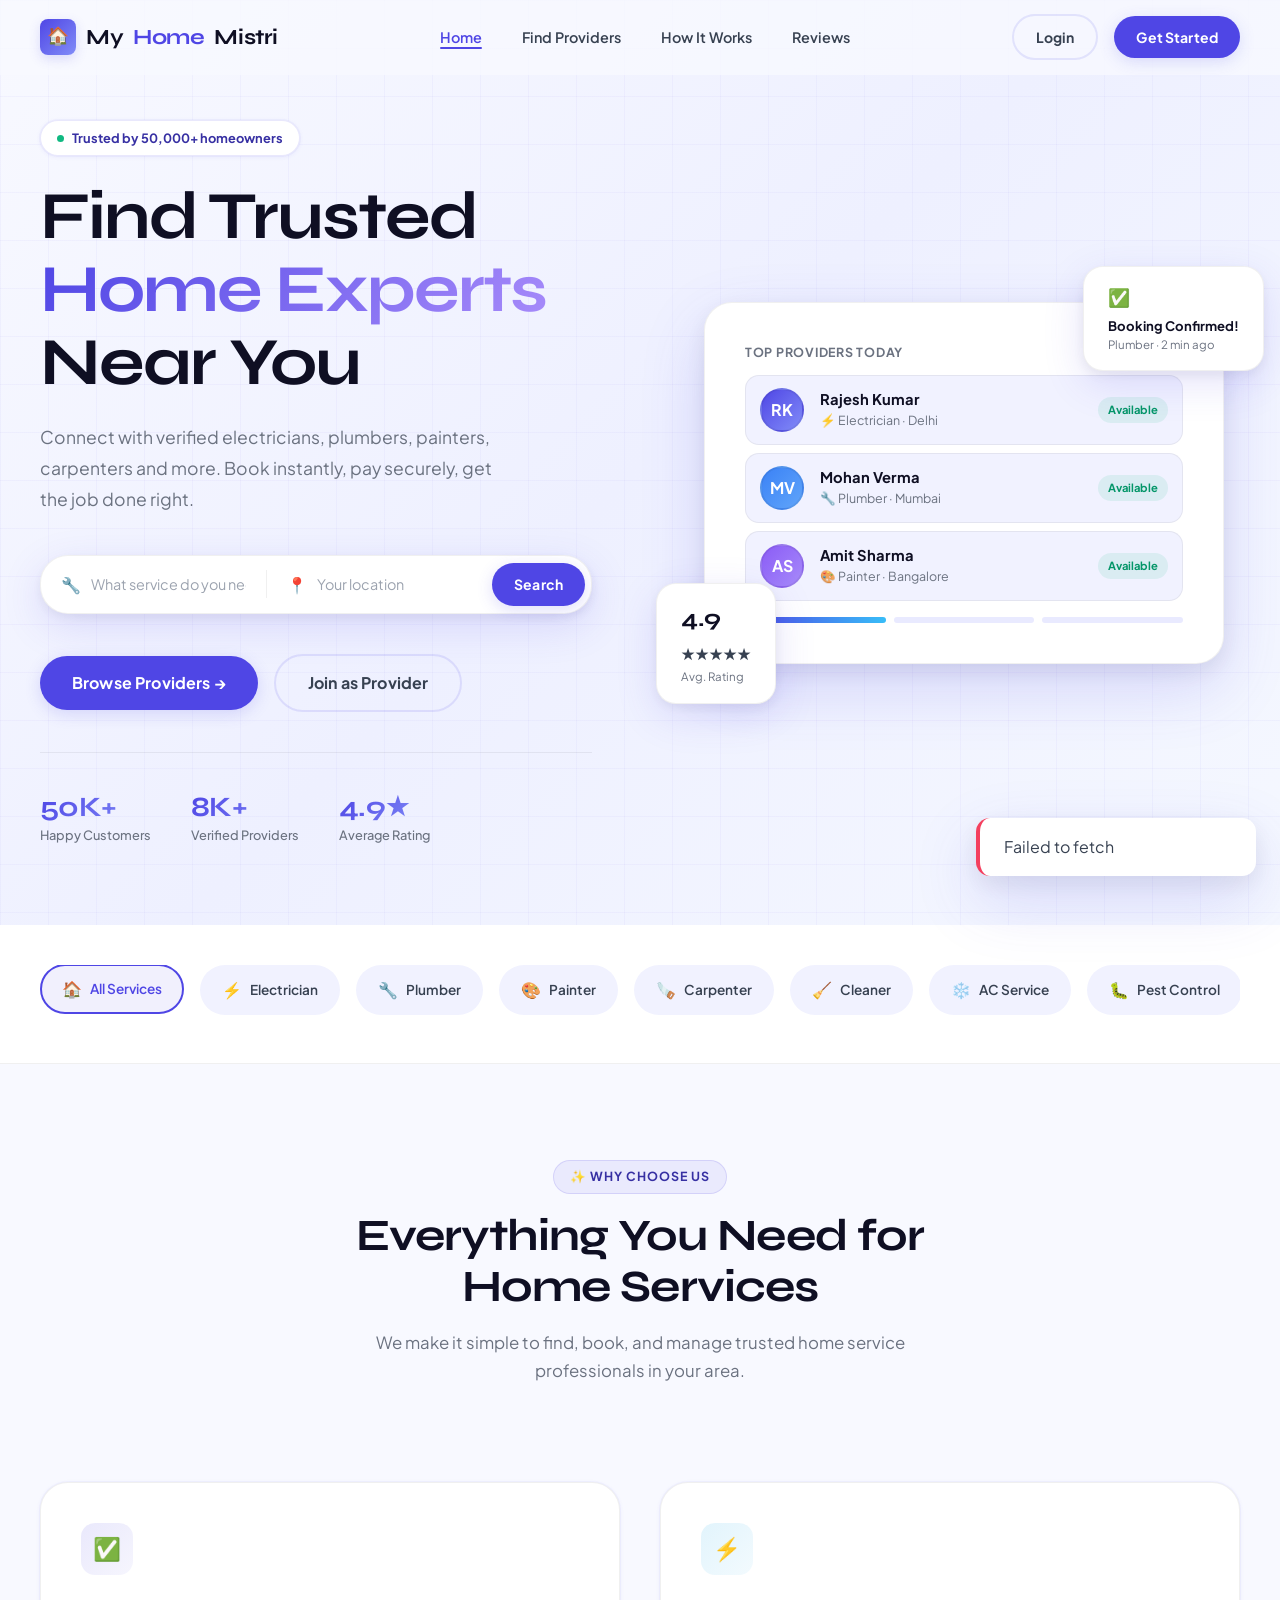
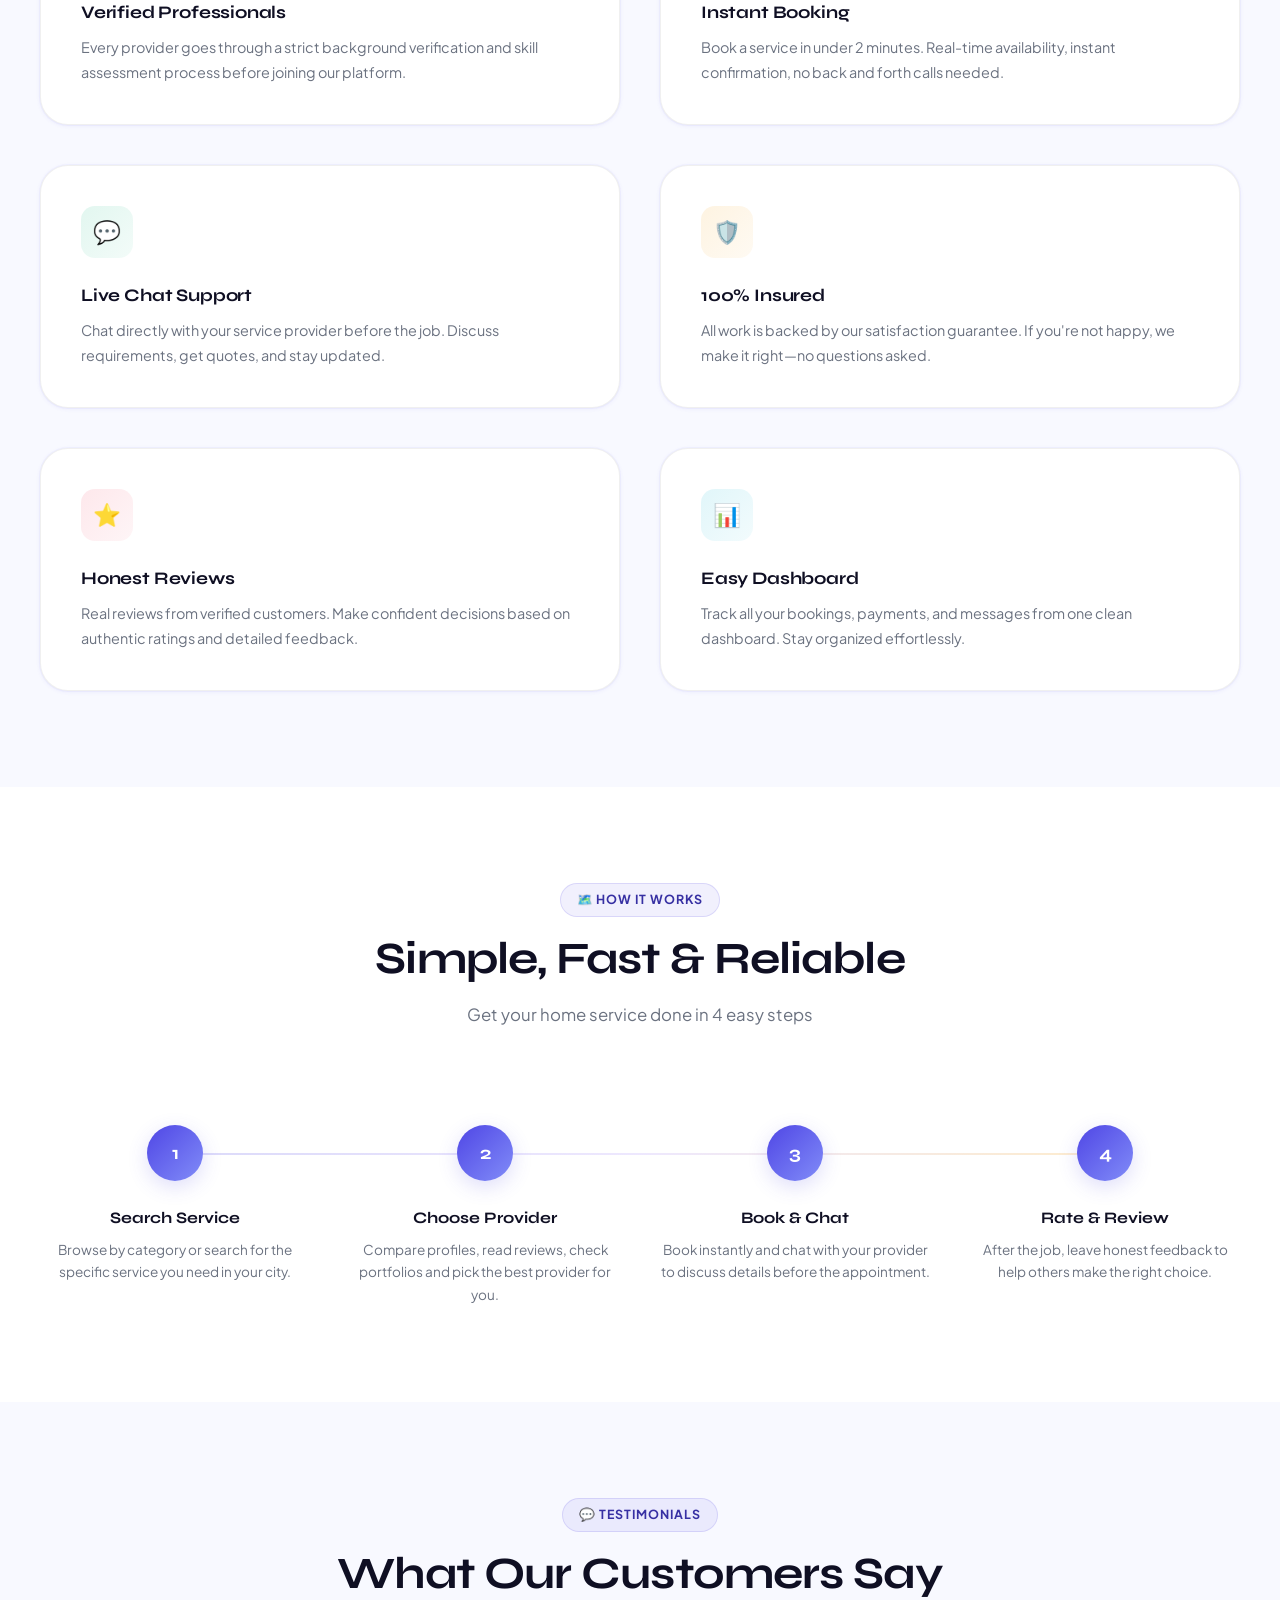
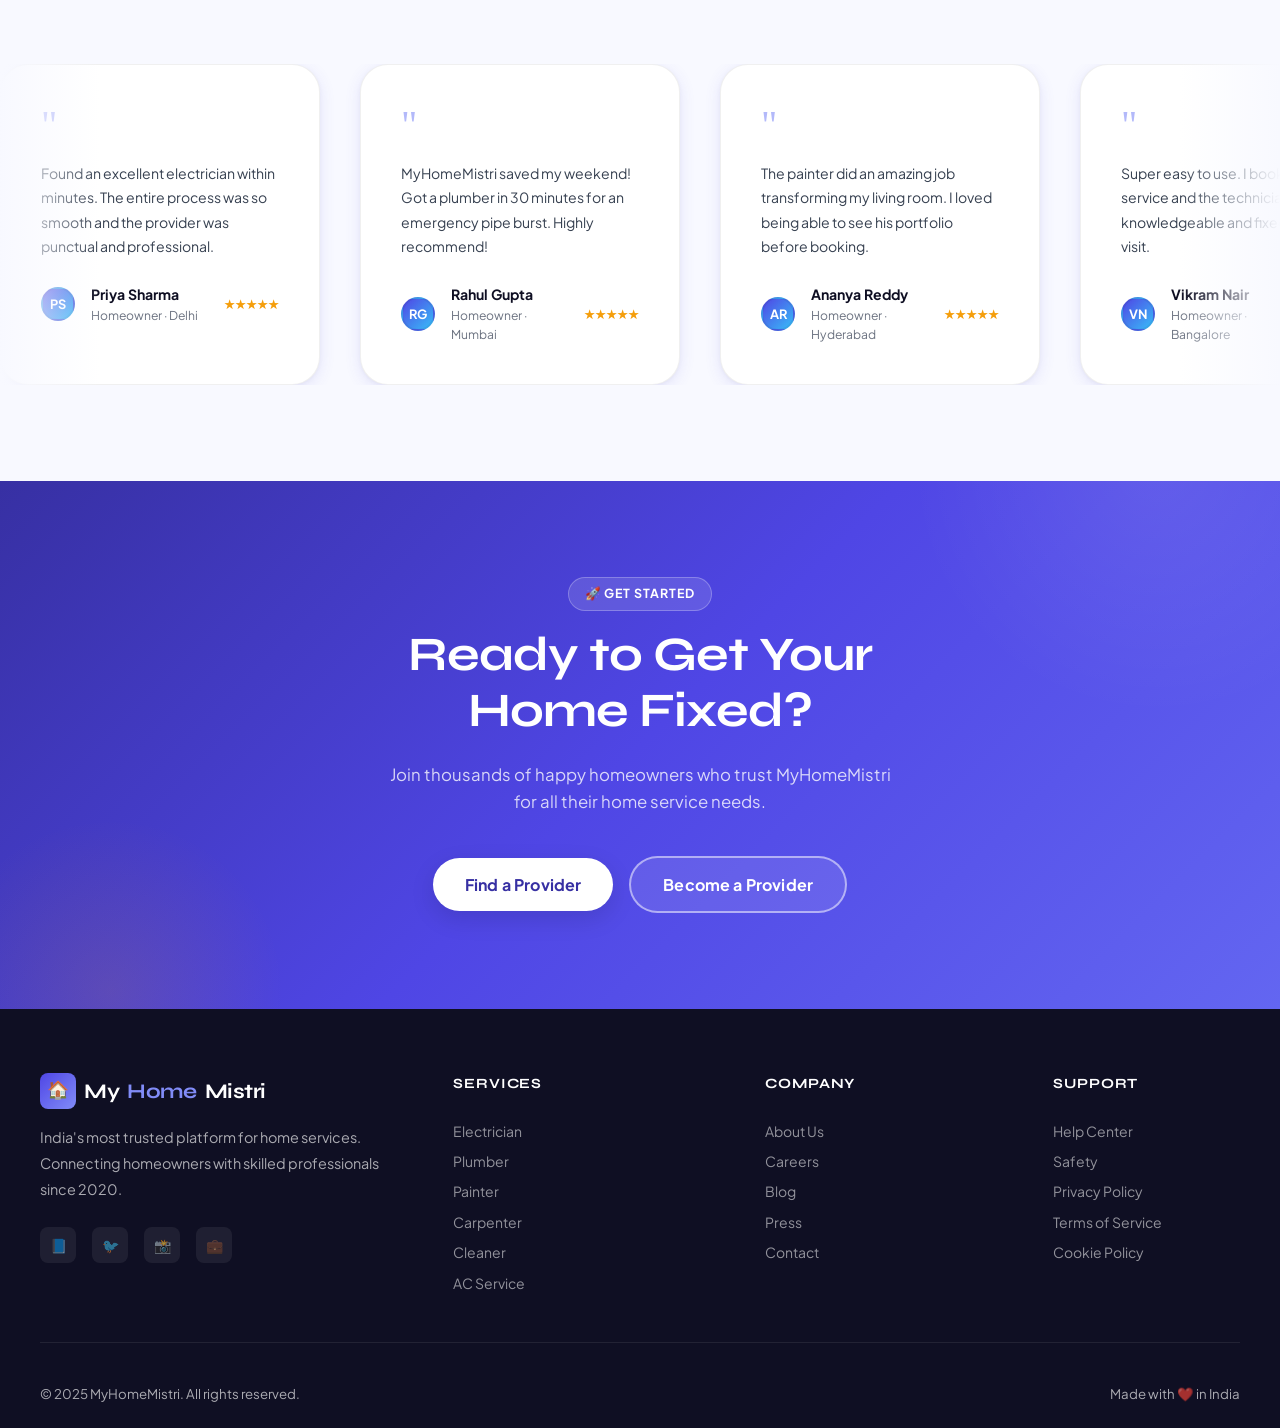
<file: frontend/index.html>
<!DOCTYPE html>
<html lang="en">
<head>
  <meta charset="UTF-8">
  <meta name="viewport" content="width=device-width, initial-scale=1.0">
  <link rel="preconnect" href="https://fonts.googleapis.com">
  <link rel="preconnect" href="https://fonts.gstatic.com" crossorigin>
  <link rel="stylesheet" href="https://fonts.googleapis.com/css2?family=Plus+Jakarta+Sans:wght@400;500;600;700;800&family=Syne:wght@600;700;800&display=swap">
  <title>MyHomeMistri – Find Trusted Home Service Providers</title>
  <link rel="stylesheet" href="css/global.css">
  <link rel="stylesheet" href="css/index.css">
  <link rel="icon" href="data:image/svg+xml,<svg xmlns='http://www.w3.org/2000/svg' viewBox='0 0 100 100'><text y='.9em' font-size='90'>🏠</text></svg>">
</head>
<body>

<!-- Background Shapes -->
<div class="bg-shapes" aria-hidden="true">
  <div class="bg-shape bg-shape-1"></div>
  <div class="bg-shape bg-shape-2"></div>
  <div class="bg-shape bg-shape-3"></div>
</div>

<!-- Navbar -->
<nav class="navbar" id="navbar">
  <div class="nav-container">
    <a href="index.html" class="nav-logo">
      <div class="logo-icon">🏠</div>
      My<span class="accent">Home</span>Mistri
    </a>
    <ul class="nav-links">
      <li><a href="index.html" class="nav-link active">Home</a></li>
      <li><a href="providers.html" class="nav-link">Find Providers</a></li>
      <li><a href="#how-it-works" class="nav-link">How It Works</a></li>
      <li><a href="#testimonials" class="nav-link">Reviews</a></li>
    </ul>
    <div class="nav-actions">
      <a href="login.html" class="btn btn-outline">Login</a>
      <a href="register.html" class="btn btn-primary">Get Started</a>
    </div>
    <button class="hamburger" id="hamburger" aria-label="Toggle menu">
      <span></span><span></span><span></span>
    </button>
  </div>
</nav>

<!-- Mobile Drawer -->
<div class="nav-overlay" id="navOverlay"></div>
<div class="nav-drawer" id="navDrawer">
  <a href="index.html" class="nav-link active">Home</a>
  <a href="providers.html" class="nav-link">Find Providers</a>
  <a href="#how-it-works" class="nav-link">How It Works</a>
  <a href="#testimonials" class="nav-link">Reviews</a>
  <div class="nav-actions">
    <a href="login.html" class="btn btn-outline">Login</a>
    <a href="register.html" class="btn btn-primary">Get Started Free</a>
  </div>
</div>

<!-- Hero Section -->
<section class="hero">
  <div class="hero-bg"></div>
  <div class="hero-bg-pattern"></div>
  <div class="hero-container">
    <div class="hero-content">
      <div class="hero-label">
        <span class="dot"></span>
        Trusted by 50,000+ homeowners
      </div>
      <h1 class="hero-title">
        Find Trusted<br>
        <span class="gradient-text">Home Experts</span><br>
        Near You
      </h1>
      <p class="hero-subtitle">
        Connect with verified electricians, plumbers, painters, carpenters and more. Book instantly, pay securely, get the job done right.
      </p>

      <!-- Search Bar -->
      <div class="hero-search">
        <div class="search-field">
          <span>🔧</span>
          <input type="text" id="heroServiceInput" placeholder="What service do you need?">
        </div>
        <div class="search-divider"></div>
        <div class="search-field">
          <span>📍</span>
          <input type="text" placeholder="Your location">
        </div>
        <a href="providers.html" class="btn btn-primary">Search</a>
      </div>

      <div class="hero-cta-group">
        <a href="providers.html" class="btn btn-primary btn-lg">
          Browse Providers →
        </a>
        <a href="register.html?role=provider" class="btn btn-outline btn-lg">
          Join as Provider
        </a>
      </div>

      <div class="hero-stats">
        <div class="hero-stat">
          <div class="hero-stat-number">50K+</div>
          <div class="hero-stat-label">Happy Customers</div>
        </div>
        <div class="hero-stat">
          <div class="hero-stat-number">8K+</div>
          <div class="hero-stat-label">Verified Providers</div>
        </div>
        <div class="hero-stat">
          <div class="hero-stat-number">4.9★</div>
          <div class="hero-stat-label">Average Rating</div>
        </div>
      </div>
    </div>

    <div class="hero-visual">
      <div class="hero-card-main">
        <p style="font-size:0.78rem;font-weight:700;color:var(--text-muted);text-transform:uppercase;letter-spacing:0.06em;margin-bottom:12px;">Top Providers Today</p>
        <div class="hero-card-provider">
          <div class="avatar">RK</div>
          <div class="hero-provider-info">
            <h4>Rajesh Kumar</h4>
            <p>⚡ Electrician · Delhi</p>
          </div>
          <div class="hero-provider-badge">Available</div>
        </div>
        <div class="hero-card-provider">
          <div class="avatar" style="background:linear-gradient(135deg,#3B82F6,#60A5FA)">MV</div>
          <div class="hero-provider-info">
            <h4>Mohan Verma</h4>
            <p>🔧 Plumber · Mumbai</p>
          </div>
          <div class="hero-provider-badge">Available</div>
        </div>
        <div class="hero-card-provider">
          <div class="avatar" style="background:linear-gradient(135deg,#8B5CF6,#A78BFA)">AS</div>
          <div class="hero-provider-info">
            <h4>Amit Sharma</h4>
            <p>🎨 Painter · Bangalore</p>
          </div>
          <div class="hero-provider-badge">Available</div>
        </div>
        <div style="display:flex;gap:8px;margin-top:16px">
          <div style="flex:1;height:6px;background:linear-gradient(90deg,var(--primary),var(--secondary-light));border-radius:3px"></div>
          <div style="flex:1;height:6px;background:var(--bg-muted);border-radius:3px"></div>
          <div style="flex:1;height:6px;background:var(--bg-muted);border-radius:3px"></div>
        </div>
      </div>
      <div class="hero-floating-card card-rating">
        <div>
          <div class="floating-rating-number">4.9</div>
          <div style="display:flex;gap:2px;margin:2px 0">★★★★★</div>
          <div class="floating-rating-label">Avg. Rating</div>
        </div>
      </div>
      <div class="hero-floating-card card-booking">
        <div style="font-size:1.1rem;margin-bottom:4px">✅</div>
        <div style="font-size:0.82rem;font-weight:700;color:var(--text-dark)">Booking Confirmed!</div>
        <div style="font-size:0.72rem;color:var(--text-muted)">Plumber · 2 min ago</div>
      </div>
    </div>
  </div>
</section>

<!-- Categories Strip -->
<section class="categories-strip">
  <div class="container">
    <div class="categories-scroll" id="categoriesScroll">
      <div class="category-chip active" data-category="all">
        <span class="chip-icon">🏠</span> All Services
      </div>
      <div class="category-chip" data-category="electrician">
        <span class="chip-icon">⚡</span> Electrician
      </div>
      <div class="category-chip" data-category="plumber">
        <span class="chip-icon">🔧</span> Plumber
      </div>
      <div class="category-chip" data-category="painter">
        <span class="chip-icon">🎨</span> Painter
      </div>
      <div class="category-chip" data-category="carpenter">
        <span class="chip-icon">🪚</span> Carpenter
      </div>
      <div class="category-chip" data-category="cleaner">
        <span class="chip-icon">🧹</span> Cleaner
      </div>
      <div class="category-chip" data-category="ac">
        <span class="chip-icon">❄️</span> AC Service
      </div>
      <div class="category-chip" data-category="pest">
        <span class="chip-icon">🐛</span> Pest Control
      </div>
      <div class="category-chip" data-category="mason">
        <span class="chip-icon">🧱</span> Mason
      </div>
    </div>
  </div>
</section>

<!-- Features Section -->
<section class="features section" id="features">
  <div class="container">
    <div class="features-header">
      <div class="section-label reveal">✨ Why Choose Us</div>
      <h2 class="section-title reveal reveal-delay-1">Everything You Need for<br>Home Services</h2>
      <p class="section-subtitle reveal reveal-delay-2" style="margin:0 auto">We make it simple to find, book, and manage trusted home service professionals in your area.</p>
    </div>
    <div class="features-grid">
      <div class="feature-card card-tilt reveal reveal-delay-1">
        <div class="feature-icon orange">✅</div>
        <h3 class="feature-title">Verified Professionals</h3>
        <p class="feature-desc">Every provider goes through a strict background verification and skill assessment process before joining our platform.</p>
      </div>
      <div class="feature-card card-tilt reveal reveal-delay-2">
        <div class="feature-icon blue">⚡</div>
        <h3 class="feature-title">Instant Booking</h3>
        <p class="feature-desc">Book a service in under 2 minutes. Real-time availability, instant confirmation, no back and forth calls needed.</p>
      </div>
      <div class="feature-card card-tilt reveal reveal-delay-3">
        <div class="feature-icon green">💬</div>
        <h3 class="feature-title">Live Chat Support</h3>
        <p class="feature-desc">Chat directly with your service provider before the job. Discuss requirements, get quotes, and stay updated.</p>
      </div>
      <div class="feature-card card-tilt reveal reveal-delay-1">
        <div class="feature-icon amber">🛡️</div>
        <h3 class="feature-title">100% Insured</h3>
        <p class="feature-desc">All work is backed by our satisfaction guarantee. If you're not happy, we make it right—no questions asked.</p>
      </div>
      <div class="feature-card card-tilt reveal reveal-delay-2">
        <div class="feature-icon rose">⭐</div>
        <h3 class="feature-title">Honest Reviews</h3>
        <p class="feature-desc">Real reviews from verified customers. Make confident decisions based on authentic ratings and detailed feedback.</p>
      </div>
      <div class="feature-card card-tilt reveal reveal-delay-3">
        <div class="feature-icon cyan">📊</div>
        <h3 class="feature-title">Easy Dashboard</h3>
        <p class="feature-desc">Track all your bookings, payments, and messages from one clean dashboard. Stay organized effortlessly.</p>
      </div>
    </div>
  </div>
</section>

<!-- How It Works -->
<section class="how-it-works section" id="how-it-works">
  <div class="container">
    <div style="text-align:center;margin-bottom:var(--space-xl)">
      <div class="section-label reveal" style="margin:0 auto var(--space-md)">🗺️ How It Works</div>
      <h2 class="section-title reveal reveal-delay-1">Simple, Fast & Reliable</h2>
      <p class="section-subtitle reveal reveal-delay-2" style="margin:0 auto">Get your home service done in 4 easy steps</p>
    </div>
    <div class="steps-grid">
      <div class="step-card reveal reveal-delay-1">
        <div class="step-number">1</div>
        <h3 class="step-title">Search Service</h3>
        <p class="step-desc">Browse by category or search for the specific service you need in your city.</p>
      </div>
      <div class="step-card reveal reveal-delay-2">
        <div class="step-number">2</div>
        <h3 class="step-title">Choose Provider</h3>
        <p class="step-desc">Compare profiles, read reviews, check portfolios and pick the best provider for you.</p>
      </div>
      <div class="step-card reveal reveal-delay-3">
        <div class="step-number">3</div>
        <h3 class="step-title">Book & Chat</h3>
        <p class="step-desc">Book instantly and chat with your provider to discuss details before the appointment.</p>
      </div>
      <div class="step-card reveal reveal-delay-4">
        <div class="step-number">4</div>
        <h3 class="step-title">Rate & Review</h3>
        <p class="step-desc">After the job, leave honest feedback to help others make the right choice.</p>
      </div>
    </div>
  </div>
</section>

<!-- Testimonials -->
<section class="testimonials section" id="testimonials">
  <div class="container" style="padding-bottom:0">
    <div class="testimonials-header">
      <div class="section-label reveal" style="margin:0 auto var(--space-md)">💬 Testimonials</div>
      <h2 class="section-title reveal reveal-delay-1">What Our Customers Say</h2>
    </div>
  </div>
  <div class="testimonials-track-wrapper">
    <div class="testimonials-track" id="testimonialsTrack">
      <!-- Populated by JS -->
    </div>
  </div>
</section>

<!-- CTA Section -->
<section class="cta-section">
  <div class="container">
    <div class="cta-content">
      <div class="section-label reveal" style="margin:0 auto var(--space-md)">🚀 Get Started</div>
      <h2 class="cta-title reveal reveal-delay-1">Ready to Get Your<br>Home Fixed?</h2>
      <p class="cta-subtitle reveal reveal-delay-2">
        Join thousands of happy homeowners who trust MyHomeMistri for all their home service needs.
      </p>
      <div class="cta-buttons reveal reveal-delay-3">
        <a href="providers.html" class="btn btn-white btn-lg">Find a Provider</a>
        <a href="register.html?role=provider" class="btn btn-outline-white btn-lg">Become a Provider</a>
      </div>
    </div>
  </div>
</section>

<!-- Footer -->
<footer>
  <div class="container">
    <div class="footer-grid">
      <div>
        <div class="footer-logo">
          <div class="logo-icon" style="width:36px;height:36px;display:flex;align-items:center;justify-content:center;font-size:1.1rem;border-radius:8px">🏠</div>
          My<span style="color:var(--primary-light)">Home</span>Mistri
        </div>
        <p>India's most trusted platform for home services. Connecting homeowners with skilled professionals since 2020.</p>
        <div class="social-links">
          <a href="#" class="social-link">📘</a>
          <a href="#" class="social-link">🐦</a>
          <a href="#" class="social-link">📸</a>
          <a href="#" class="social-link">💼</a>
        </div>
      </div>
      <div class="footer-links-row">
        <div>
          <h4>Services</h4>
          <a href="providers.html?category=electrician">Electrician</a>
          <a href="providers.html?category=plumber">Plumber</a>
          <a href="providers.html?category=painter">Painter</a>
          <a href="providers.html?category=carpenter">Carpenter</a>
          <a href="providers.html?category=cleaner">Cleaner</a>
          <a href="providers.html?category=ac">AC Service</a>
        </div>
        <div>
          <h4>Company</h4>
          <a href="#">About Us</a>
          <a href="#">Careers</a>
          <a href="#">Blog</a>
          <a href="#">Press</a>
          <a href="#">Contact</a>
        </div>
      </div>
      <div>
        <h4>Support</h4>
        <a href="#">Help Center</a>
        <a href="#">Safety</a>
        <a href="#">Privacy Policy</a>
        <a href="#">Terms of Service</a>
        <a href="#">Cookie Policy</a>
      </div>
    </div>
    <div class="footer-bottom">
      <span>© 2025 MyHomeMistri. All rights reserved.</span>
      <span>Made with ❤️ in India</span>
    </div>
  </div>
</footer>

<!-- Toast Container -->
<div class="toast-container" id="toastContainer"></div>

<script src="js/global.js" defer></script>
<script src="js/providers.js" defer></script>
<script>
  // Populate testimonials
  const testimonials = [
    { name: "Priya Sharma", role: "Homeowner · Delhi", text: "Found an excellent electrician within minutes. The entire process was so smooth and the provider was punctual and professional.", rating: 5, initial: "PS" },
    { name: "Rahul Gupta", role: "Homeowner · Mumbai", text: "MyHomeMistri saved my weekend! Got a plumber in 30 minutes for an emergency pipe burst. Highly recommend!", rating: 5, initial: "RG" },
    { name: "Ananya Reddy", role: "Homeowner · Hyderabad", text: "The painter did an amazing job transforming my living room. I loved being able to see his portfolio before booking.", rating: 5, initial: "AR" },
    { name: "Vikram Nair", role: "Homeowner · Bangalore", text: "Super easy to use. I booked an AC service and the technician was knowledgeable and fixed it in one visit.", rating: 5, initial: "VN" },
    { name: "Sunita Patel", role: "Homeowner · Pune", text: "Finally a platform that has quality providers. The chat feature is great for discussing requirements beforehand.", rating: 4, initial: "SP" },
    { name: "Amit Joshi", role: "Homeowner · Chennai", text: "Excellent service! The carpenter made custom furniture exactly as I described. Great communication throughout.", rating: 5, initial: "AJ" },
  ];

  const track = document.getElementById('testimonialsTrack');
  const allTestimonials = [...testimonials, ...testimonials];
  allTestimonials.forEach(t => {
    const stars = '★'.repeat(t.rating) + '☆'.repeat(5 - t.rating);
    track.innerHTML += `
      <div class="testimonial-card">
        <div class="testimonial-quote">"</div>
        <p class="testimonial-text">${t.text}</p>
        <div class="testimonial-author">
          <div class="avatar avatar-sm" style="background:linear-gradient(135deg,var(--primary),var(--secondary-light))">${t.initial}</div>
          <div class="testimonial-author-info">
            <h4>${t.name}</h4>
            <p>${t.role}</p>
          </div>
          <div style="margin-left:auto;color:var(--warning);font-size:0.8rem">${stars}</div>
        </div>
      </div>
    `;
  });

  // Category chips
  document.querySelectorAll('.category-chip').forEach(chip => {
    chip.addEventListener('click', function() {
      document.querySelectorAll('.category-chip').forEach(c => c.classList.remove('active'));
      this.classList.add('active');
      const cat = this.dataset.category;
      window.location.href = cat === 'all' ? 'providers.html' : `providers.html?category=${cat}`;
    });
  });

  // Hero search
  document.querySelector('.hero-search .btn').addEventListener('click', function(e) {
    const val = document.getElementById('heroServiceInput').value.trim();
    if (val) window.location.href = `providers.html?search=${encodeURIComponent(val)}`;
  });
</script>
</body>
</html>
</file>
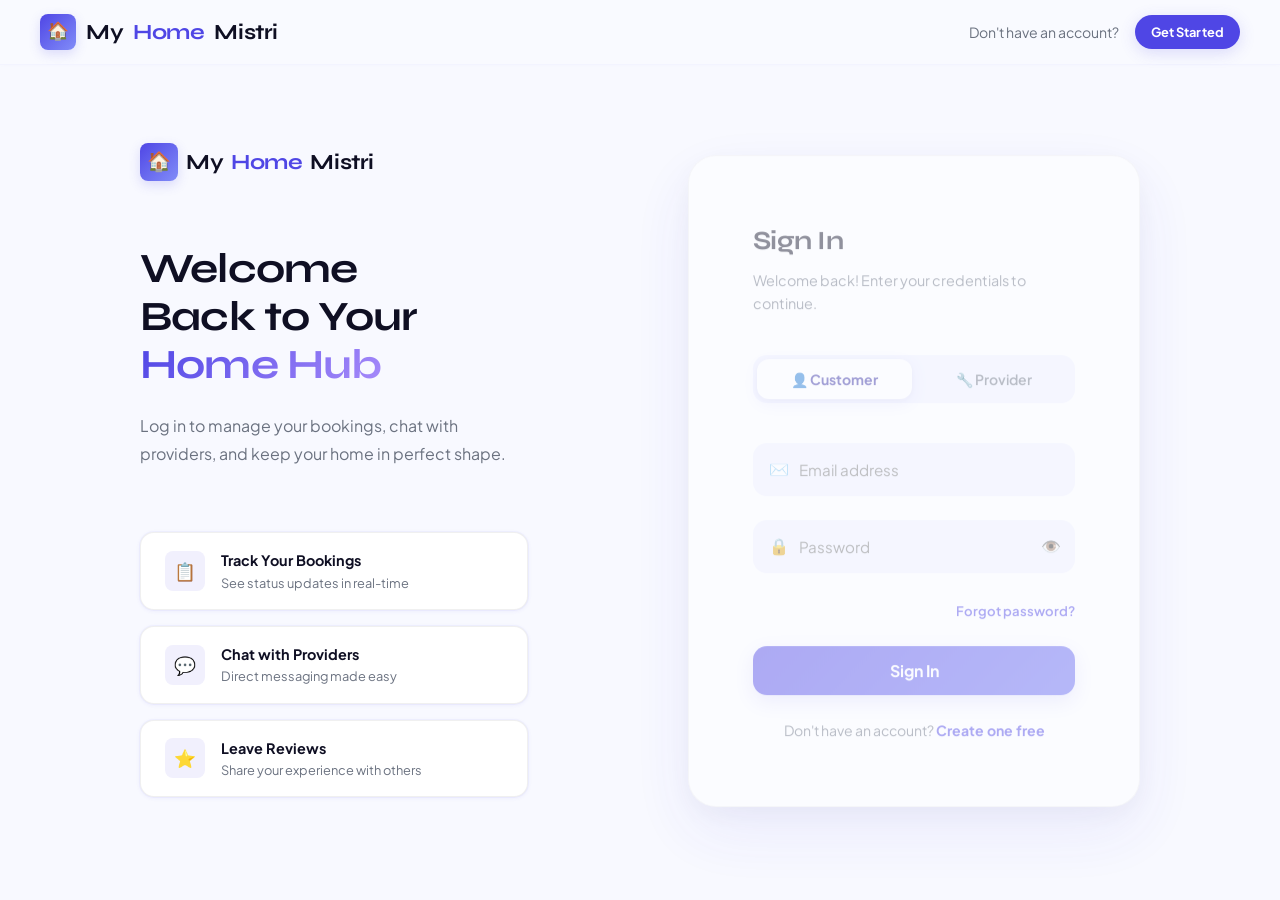
<file: frontend/chat.html>
<!DOCTYPE html>
<html lang="en">
<head>
  <meta charset="UTF-8">
  <meta name="viewport" content="width=device-width, initial-scale=1.0">
  <link rel="preconnect" href="https://fonts.googleapis.com">
  <link rel="preconnect" href="https://fonts.gstatic.com" crossorigin>
  <link rel="stylesheet" href="https://fonts.googleapis.com/css2?family=Plus+Jakarta+Sans:wght@400;500;600;700;800&family=Syne:wght@600;700;800&display=swap">
  <title>Chat - MyHomeMistri</title>
  <link rel="stylesheet" href="css/global.css">
  <link rel="stylesheet" href="css/chat.css">
</head>
<body>
  <nav class="navbar scrolled">
    <div class="nav-container">
      <a href="index.html" class="nav-logo"><div class="logo-icon">&#127968;</div>My<span class="accent">Home</span>Mistri</a>
      <ul class="nav-links">
        <li><a href="providers.html" class="nav-link">Providers</a></li>
        <li><a href="user-dashboard.html" class="nav-link">Dashboard</a></li>
        <li><a href="chat.html" class="nav-link active">Chat</a></li>
      </ul>
      <button class="hamburger" aria-label="Toggle menu"><span></span><span></span><span></span></button>
    </div>
  </nav>

  <div class="nav-overlay"></div>
  <div class="nav-drawer">
    <a href="providers.html" class="nav-link">Providers</a>
    <a href="user-dashboard.html" class="nav-link">Dashboard</a>
    <a href="chat.html" class="nav-link active">Chat</a>
  </div>

  <main class="chat-page">
    <div class="chat-layout">
      <aside class="conversations-sidebar">
        <div class="sidebar-chat-header">
          <h2>Messages</h2>
          <div class="chat-search-wrap">
            <span class="search-icon">&#128269;</span>
            <input type="text" class="chat-search-input" id="conversationSearch" placeholder="Search conversation">
          </div>
        </div>
        <div class="conversations-list" id="conversationsList"></div>
      </aside>

      <section class="chat-window" id="chatWindow">
        <div class="chat-window-empty" id="chatWindowEmpty" style="display:none">
          <div class="empty-icon">&#128172;</div>
          <h3>Select a conversation</h3>
        </div>

        <div id="chatBody" style="display:flex;flex-direction:column;flex:1;overflow:hidden">
          <header class="chat-window-header" id="chatWindowHeader">
            <button class="mobile-back-btn" id="mobileBackBtn" type="button">&#8592; Back</button>
            <div class="avatar">RK</div>
            <div class="chat-header-info">
              <div class="chat-header-name">Rajesh Kumar</div>
              <div class="chat-header-status"><span class="status-dot"></span> Online now</div>
            </div>
            <div class="chat-header-actions">
              <button class="chat-action-btn" type="button">&#9432;</button>
              <button class="chat-action-btn" type="button">&#128465;</button>
            </div>
          </header>

          <div class="chat-messages" id="chatMessages"></div>

          <div class="chat-input-area">
            <div class="chat-input-wrapper">
              <label class="chat-attach-btn" id="chatAttachBtn" for="chatAttachmentInput" title="Attach a file">&#128206;</label>
              <input type="file" id="chatAttachmentInput" accept=".pdf,.doc,.docx,.txt,.png,.jpg,.jpeg,.webp,.gif,.zip,.rar" style="display:none">
              <textarea class="chat-text-input" id="chatInput" placeholder="Type your message"></textarea>
              <button class="chat-send-btn" id="chatSendBtn" type="button">&#10148;</button>
            </div>
          </div>
        </div>
      </section>
    </div>
  </main>

  <div class="toast-container"></div>

  <script src="js/global.js" defer></script>
  <script src="js/chat-page.js" defer></script>
</body>
</html>
</file>
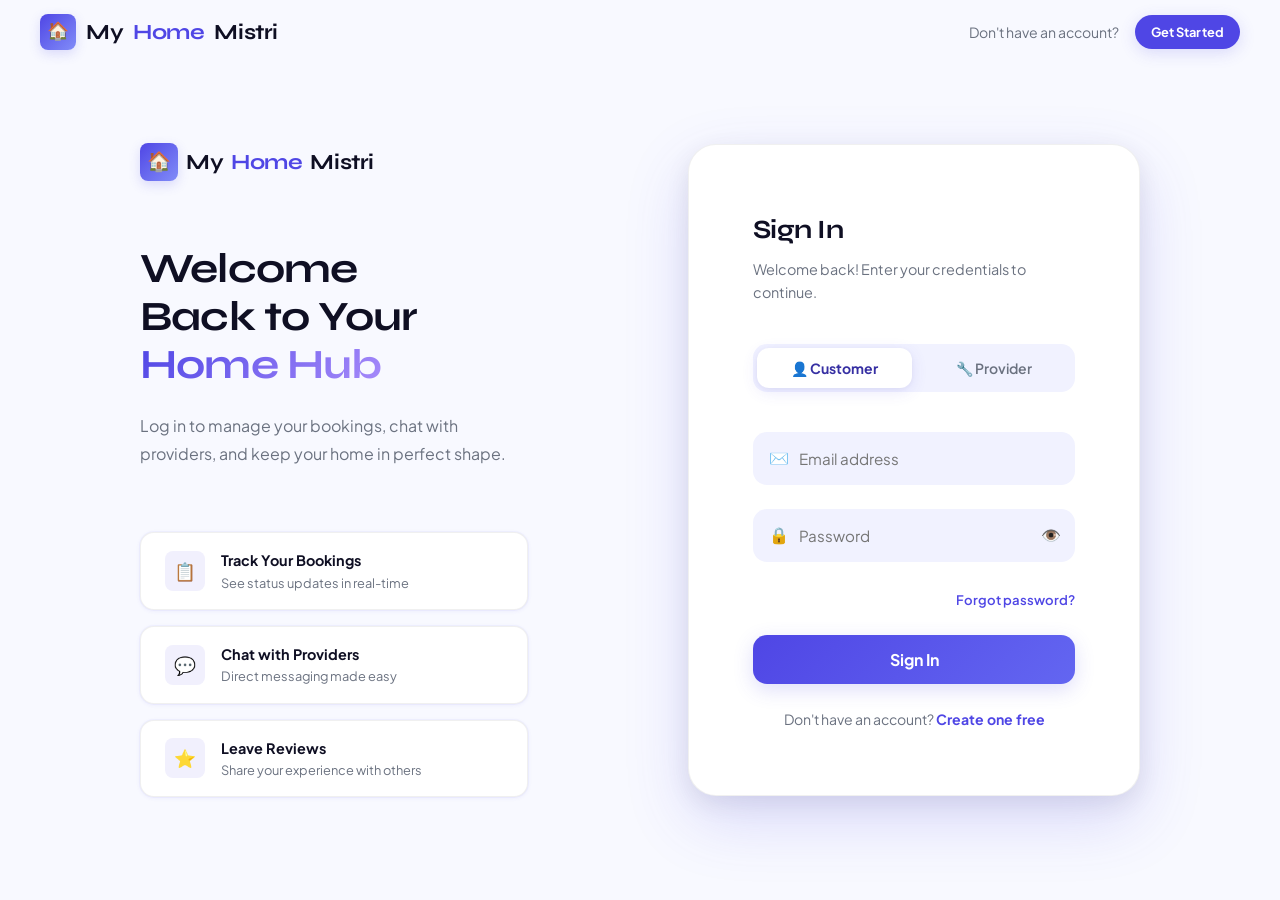
<file: frontend/login.html>
<!DOCTYPE html>
<html lang="en">
<head>
  <meta charset="UTF-8">
  <meta name="viewport" content="width=device-width, initial-scale=1.0">
  <link rel="preconnect" href="https://fonts.googleapis.com">
  <link rel="preconnect" href="https://fonts.gstatic.com" crossorigin>
  <link rel="stylesheet" href="https://fonts.googleapis.com/css2?family=Plus+Jakarta+Sans:wght@400;500;600;700;800&family=Syne:wght@600;700;800&display=swap">
  <title>Login – MyHomeMistri</title>
  <link rel="stylesheet" href="css/global.css">
  <link rel="stylesheet" href="css/auth.css">
</head>
<body>

<div class="bg-shapes" aria-hidden="true">
  <div class="bg-shape bg-shape-1"></div>
  <div class="bg-shape bg-shape-2"></div>
  <div class="bg-shape bg-shape-3"></div>
</div>

<nav class="navbar scrolled">
  <div class="nav-container">
    <a href="index.html" class="nav-logo">
      <div class="logo-icon">🏠</div>
      My<span class="accent">Home</span>Mistri
    </a>
    <div class="nav-actions">
      <span style="font-size:0.88rem;color:var(--text-muted)">Don't have an account?</span>
      <a href="register.html" class="btn btn-primary btn-sm">Sign Up Free</a>
    </div>
    <button class="hamburger" id="hamburger"><span></span><span></span><span></span></button>
  </div>
</nav>

<div class="nav-overlay" id="navOverlay"></div>
<div class="nav-drawer" id="navDrawer">
  <a href="index.html" class="nav-link">Home</a>
  <a href="providers.html" class="nav-link">Find Providers</a>
  <div class="nav-actions">
    <a href="register.html" class="btn btn-primary">Sign Up Free</a>
  </div>
</div>

<div class="auth-page">
  <div class="auth-container">
    <!-- Left Panel -->
    <div class="auth-left">
      <a href="index.html" class="auth-brand">
        <div class="logo-icon">🏠</div>
        My<span class="accent">Home</span>Mistri
      </a>
      <h1 class="auth-headline">
        Welcome <br>Back to Your <br><span class="highlight">Home Hub</span>
      </h1>
      <p class="auth-desc">
        Log in to manage your bookings, chat with providers, and keep your home in perfect shape.
      </p>
      <div class="auth-perks">
        <div class="auth-perk">
          <div class="auth-perk-icon">📋</div>
          <div class="auth-perk-text">
            <h4>Track Your Bookings</h4>
            <p>See status updates in real-time</p>
          </div>
        </div>
        <div class="auth-perk">
          <div class="auth-perk-icon">💬</div>
          <div class="auth-perk-text">
            <h4>Chat with Providers</h4>
            <p>Direct messaging made easy</p>
          </div>
        </div>
        <div class="auth-perk">
          <div class="auth-perk-icon">⭐</div>
          <div class="auth-perk-text">
            <h4>Leave Reviews</h4>
            <p>Share your experience with others</p>
          </div>
        </div>
      </div>
    </div>

    <!-- Auth Card -->
    <div class="auth-card">
      <div class="auth-card-header">
        <h2>Sign In</h2>
        <p>Welcome back! Enter your credentials to continue.</p>
      </div>

      <!-- Role Toggle -->
      <div class="role-toggle" id="roleToggle">
        <button class="role-btn active" data-role="user" type="button">👤 Customer</button>
        <button class="role-btn" data-role="provider" type="button">🔧 Provider</button>
      </div>

      <form id="loginForm" novalidate>
        <div class="input-wrapper">
          <span class="input-icon">✉️</span>
          <input type="email" id="loginEmail" placeholder="Email address" autocomplete="email">
          <div class="input-error-msg" id="emailError">⚠️ Please enter a valid email.</div>
        </div>

        <div class="input-wrapper">
          <span class="input-icon">🔒</span>
          <input type="password" id="loginPassword" placeholder="Password" autocomplete="current-password">
          <span class="toggle-password" id="togglePassword" title="Show/hide password">👁️</span>
          <div class="input-error-msg" id="passwordError">⚠️ Password must be at least 6 characters.</div>
        </div>

        <div class="forgot-link">
          <a href="#">Forgot password?</a>
        </div>

        <button type="submit" class="auth-submit-btn" id="loginBtn">
          <span id="loginBtnText">Sign In</span>
          <div class="spinner" id="loginSpinner" style="display:none"></div>
        </button>
      </form>



      <div class="auth-form-footer">
        Don't have an account? <a href="register.html">Create one free</a>
      </div>
    </div>
  </div>
</div>

<div class="toast-container" id="toastContainer"></div>

<script src="js/global.js" defer></script>
<script src="js/auth.js" defer></script>
</body>
</html>
</file>
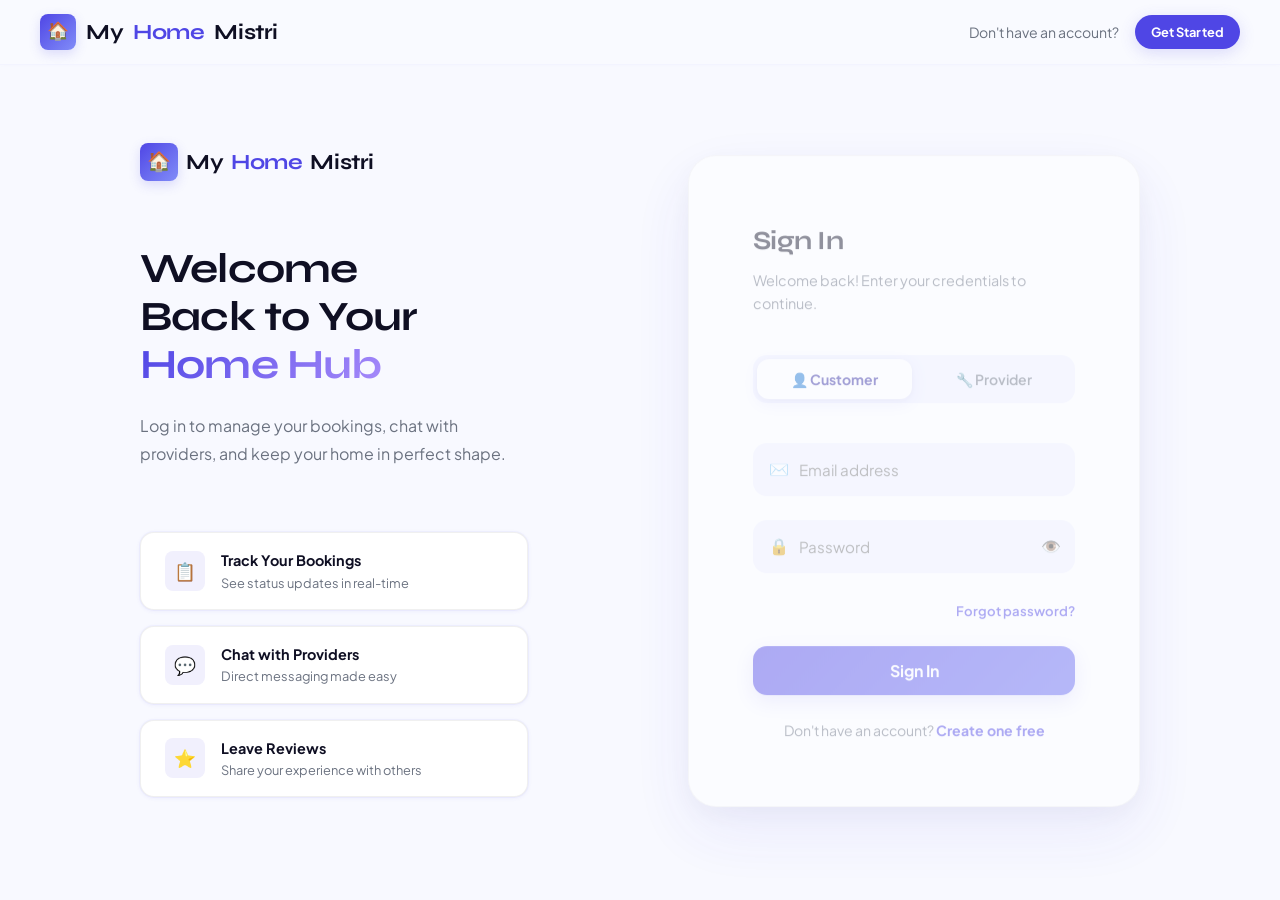
<file: frontend/provider-dashboard.html>
<!DOCTYPE html>
<html lang="en">
<head>
  <meta charset="UTF-8">
  <meta name="viewport" content="width=device-width, initial-scale=1.0">
  <link rel="preconnect" href="https://fonts.googleapis.com">
  <link rel="preconnect" href="https://fonts.gstatic.com" crossorigin>
  <link rel="stylesheet" href="https://fonts.googleapis.com/css2?family=Plus+Jakarta+Sans:wght@400;500;600;700;800&family=Syne:wght@600;700;800&display=swap">
  <title>Provider Dashboard - MyHomeMistri</title>
  <link rel="stylesheet" href="css/global.css">
  <link rel="stylesheet" href="css/provider-dashboard.css">
  <link rel="stylesheet" href="css/user-dashboard.css">
</head>
<body>
  <div class="bg-shapes" aria-hidden="true">
    <div class="bg-shape bg-shape-1"></div>
    <div class="bg-shape bg-shape-3"></div>
  </div>

  <nav class="navbar scrolled">
    <div class="nav-container">
      <a href="index.html" class="nav-logo">
        <div class="logo-icon">&#127968;</div>
        My<span class="accent">Home</span>Mistri
      </a>
      <ul class="nav-links">
        <li><a href="index.html" class="nav-link">Home</a></li>
        <li><a href="provider-dashboard.html" class="nav-link active">Provider Panel</a></li>
        <li><a href="chat.html" class="nav-link">Messages</a></li>
      </ul>
      <div class="nav-actions">
        <button class="btn btn-outline btn-sm" onclick="AuthState.logout()">Logout</button>
      </div>
      <button class="hamburger" aria-label="Toggle menu"><span></span><span></span><span></span></button>
    </div>
  </nav>

  <div class="nav-overlay"></div>
  <div class="nav-drawer">
    <a href="index.html" class="nav-link">Home</a>
    <a href="provider-dashboard.html" class="nav-link active">Provider Panel</a>
    <a href="chat.html" class="nav-link">Messages</a>
    <div class="nav-actions">
      <button class="btn btn-outline" onclick="AuthState.logout()">Logout</button>
    </div>
  </div>

  <main class="provider-dashboard-page">
    <div class="provider-dashboard-container">
      <aside>
        <div class="provider-profile-card">
          <div class="provider-card-cover-gradient"></div>
          <div class="provider-card-body-inner">
            <div class="avatar provider-card-avatar">RK</div>
            <h3 class="provider-card-name">Rajesh Kumar</h3>
            <p class="provider-card-specialty">Provider profile</p>
            <button class="btn btn-sm btn-outline" id="editProviderProfileBtn" type="button" style="margin-bottom:var(--space-md)">Edit Profile</button>

            <div class="availability-toggle" id="availabilityToggle">
              <div class="toggle-switch on" id="availabilitySwitch"><span class="toggle-knob"></span></div>
              <span class="availability-text" id="availabilityText">Available now</span>
            </div>

            <div class="provider-card-stats">
              <div class="provider-card-stat"><span class="val">4.9</span><span class="lbl">Rating</span></div>
              <div class="provider-card-stat"><span class="val">128</span><span class="lbl">Jobs</span></div>
              <div class="provider-card-stat"><span class="val">&#8377;85K</span><span class="lbl">Earnings</span></div>
            </div>
          </div>
        </div>

        <div class="provider-nav">
          <a class="provider-nav-item active" href="#"><span class="nav-icon">&#127968;</span>Overview</a>
          <a class="provider-nav-item" href="#bookings"><span class="nav-icon">&#128203;</span>Bookings</a>
          <a class="provider-nav-item" href="#portfolio"><span class="nav-icon">&#128247;</span>Portfolio</a>
          <a class="provider-nav-item" href="chat.html"><span class="nav-icon">&#128172;</span>Messages</a>
        </div>
      </aside>

      <section>
        <div class="earnings-banner">
          <div class="earnings-info">
            <div class="earnings-label">Monthly Earnings</div>
            <div class="earnings-amount">&#8377;85,400</div>
            <div class="earnings-change">+18% vs last month</div>
          </div>
          <div class="earnings-chart-mini">
            <div class="earnings-bar" style="height:22%"></div>
            <div class="earnings-bar" style="height:35%"></div>
            <div class="earnings-bar" style="height:48%"></div>
            <div class="earnings-bar" style="height:32%"></div>
            <div class="earnings-bar highlight" style="height:72%"></div>
            <div class="earnings-bar" style="height:54%"></div>
          </div>
        </div>

        <div class="provider-stats-grid">
          <article class="stat-card"><div class="stat-card-icon orange">&#128221;</div><div class="stat-card-value">31</div><div class="stat-card-label">Total Jobs</div></article>
          <article class="stat-card"><div class="stat-card-icon blue">&#9203;</div><div class="stat-card-value">4</div><div class="stat-card-label">Pending Jobs</div></article>
          <article class="stat-card"><div class="stat-card-icon green">&#11088;</div><div class="stat-card-value">4.9</div><div class="stat-card-label">Avg Rating</div></article>
          <article class="stat-card"><div class="stat-card-icon amber">&#128176;</div><div class="stat-card-value">85K</div><div class="stat-card-label">This Month</div></article>
        </div>

        <section class="bookings-management" id="bookings">
          <div class="bookings-management-header">
            <h3>Booking Management</h3>
            <div class="tabs">
              <button class="tab-btn active" data-tab="all" type="button">All</button>
              <button class="tab-btn" data-tab="pending" type="button">Pending</button>
              <button class="tab-btn" data-tab="confirmed" type="button">Confirmed</button>
              <button class="tab-btn" data-tab="completed" type="button">Completed</button>
            </div>
          </div>
          <div class="booking-management-list" id="bookingManagementList"></div>
        </section>

        <section class="portfolio-management" id="portfolio">
          <h3 class="section-divider-title">Portfolio Management</h3>
          <div class="portfolio-upload-area" id="portfolioUploadArea">
            <div class="upload-icon">&#128228;</div>
            <h4>Upload your latest work photo/video</h4>
            <p>Photo or video up to 50MB each</p>
            <input type="file" id="portfolioFileInput" accept="image/*,video/*" multiple style="display:none">
          </div>

          <div class="form-group" style="margin-bottom:var(--space-md)">
            <label class="form-label" for="portfolioCaption">Caption (max 50 words)</label>
            <textarea class="form-input" id="portfolioCaption" rows="3" placeholder="Describe this work in up to 50 words"></textarea>
            <div class="portfolio-caption-meta">
              <span>Max 50 words</span>
              <span id="captionWordCount">0/50</span>
            </div>
          </div>

          <button type="button" class="btn btn-primary" id="postWorkBtn" style="margin-bottom:var(--space-lg)">Post Work</button>
          <div class="portfolio-manage-grid" id="portfolioManageGrid"></div>
        </section>

        <section class="bookings-management" id="provider-reviews">
          <div class="bookings-management-header">
            <h3>Reviews Received</h3>
          </div>
          <div class="booking-management-list" id="providerReviewsList"></div>
        </section>
      </section>
    </div>
  </main>

  <div class="toast-container"></div>

  <script src="js/global.js" defer></script>
  <script src="js/provider-dashboard.js" defer></script>
</body>
</html>
</file>
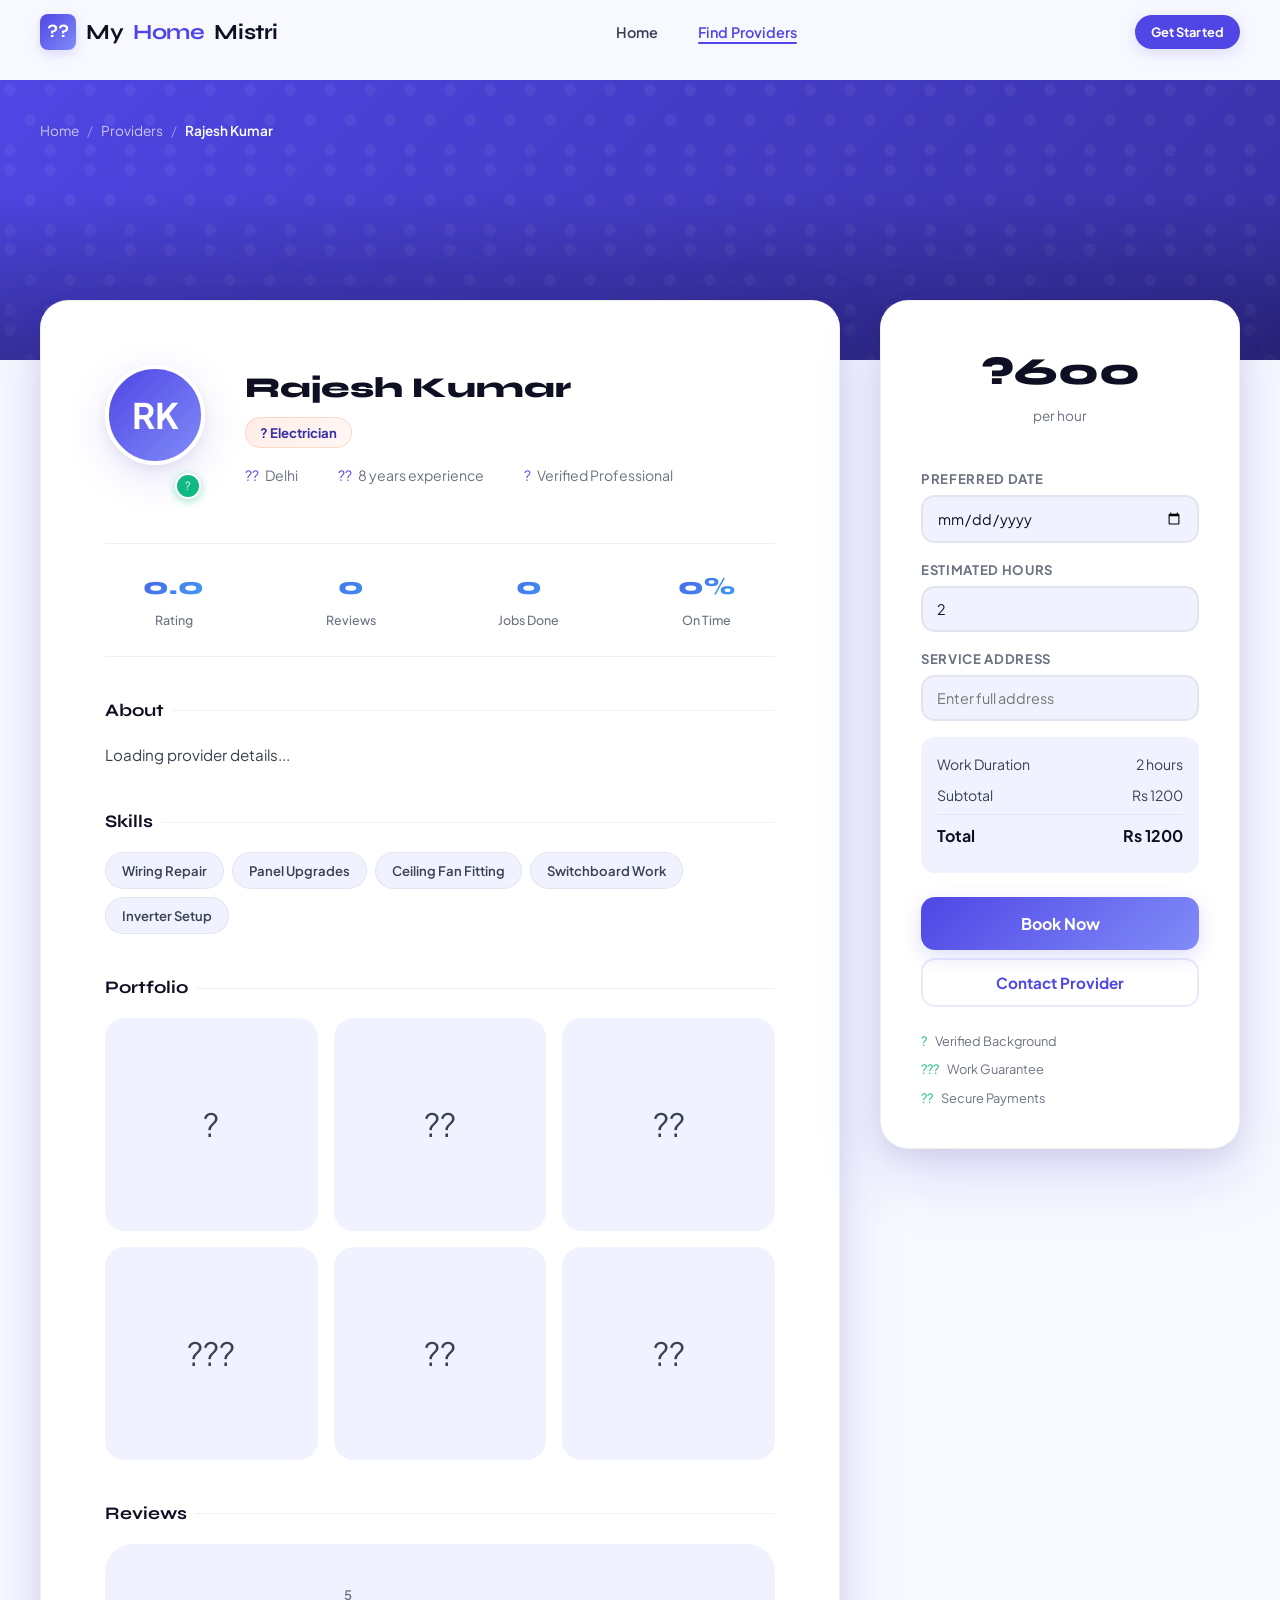
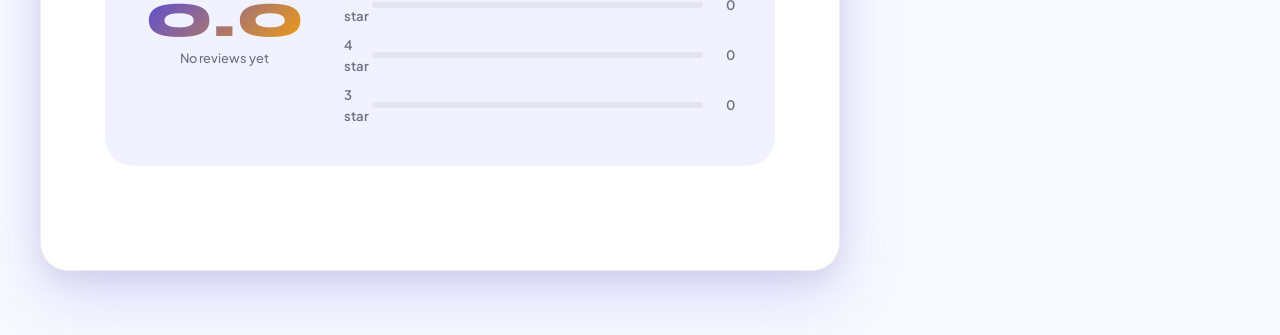
<file: frontend/provider-details.html>
<!DOCTYPE html>
<html lang="en">
<head>
  <meta charset="UTF-8">
  <meta name="viewport" content="width=device-width, initial-scale=1.0">
  <link rel="preconnect" href="https://fonts.googleapis.com">
  <link rel="preconnect" href="https://fonts.gstatic.com" crossorigin>
  <link rel="stylesheet" href="https://fonts.googleapis.com/css2?family=Plus+Jakarta+Sans:wght@400;500;600;700;800&family=Syne:wght@600;700;800&display=swap">
  <title>Provider Details - MyHomeMistri</title>
  <link rel="stylesheet" href="css/global.css">
  <link rel="stylesheet" href="css/provider-details.css">
</head>
<body>
  <nav class="navbar scrolled">
    <div class="nav-container">
      <a href="index.html" class="nav-logo"><div class="logo-icon">??</div>My<span class="accent">Home</span>Mistri</a>
      <ul class="nav-links">
        <li><a href="index.html" class="nav-link">Home</a></li>
        <li><a href="providers.html" class="nav-link active">Find Providers</a></li>
      </ul>
      <div class="nav-actions"><a href="chat.html" class="btn btn-primary btn-sm">Open Chat</a></div>
      <button class="hamburger" aria-label="Toggle menu"><span></span><span></span><span></span></button>
    </div>
  </nav>

  <div class="nav-overlay"></div>
  <div class="nav-drawer">
    <a href="index.html" class="nav-link">Home</a>
    <a href="providers.html" class="nav-link active">Find Providers</a>
    <div class="nav-actions">
      <a href="chat.html" class="btn btn-primary">Open Chat</a>
    </div>
  </div>

  <main class="provider-details-page">
    <section class="provider-cover">
      <div class="provider-cover-overlay"></div>
      <div class="container">
        <div class="breadcrumb">
          <a href="index.html">Home</a>
          <span class="sep">/</span>
          <a href="providers.html">Providers</a>
          <span class="sep">/</span>
          <span class="current">Rajesh Kumar</span>
        </div>
      </div>
    </section>

    <section class="provider-profile-section">
      <div class="container">
        <div class="provider-profile-grid">
          <article class="profile-main-card">
            <header class="profile-header">
              <div class="profile-avatar-wrap">
                <div class="avatar">RK</div>
                <div class="profile-verified-icon">?</div>
              </div>
              <div class="profile-info">
                <h1 class="profile-name">Rajesh Kumar</h1>
                <div class="profile-specialty-tag">? Electrician</div>
                <div class="profile-meta-row">
                  <div class="profile-meta-item"><span class="icon">??</span> Delhi</div>
                  <div class="profile-meta-item"><span class="icon">??</span> 8 years experience</div>
                  <div class="profile-meta-item"><span class="icon">?</span> Verified Professional</div>
                </div>
              </div>
            </header>

            <div class="profile-stats-row">
              <div class="profile-stat"><span class="profile-stat-number" id="statRating">0.0</span><span class="profile-stat-label">Rating</span></div>
              <div class="profile-stat"><span class="profile-stat-number" id="statReviews">0</span><span class="profile-stat-label">Reviews</span></div>
              <div class="profile-stat"><span class="profile-stat-number" id="statJobsDone">0</span><span class="profile-stat-label">Jobs Done</span></div>
              <div class="profile-stat"><span class="profile-stat-number" id="statOnTime">0%</span><span class="profile-stat-label">On Time</span></div>
            </div>

            <h3 class="profile-section-title">About</h3>
            <p class="about-text">Loading provider details...</p>

            <h3 class="profile-section-title">Skills</h3>
            <div class="skills-grid">
              <span class="skill-tag">Wiring Repair</span>
              <span class="skill-tag">Panel Upgrades</span>
              <span class="skill-tag">Ceiling Fan Fitting</span>
              <span class="skill-tag">Switchboard Work</span>
              <span class="skill-tag">Inverter Setup</span>
            </div>

            <h3 class="profile-section-title">Portfolio</h3>
            <div class="portfolio-grid">
              <div class="portfolio-item">?<div class="portfolio-item-overlay">View</div></div>
              <div class="portfolio-item">??<div class="portfolio-item-overlay">View</div></div>
              <div class="portfolio-item">??<div class="portfolio-item-overlay">View</div></div>
              <div class="portfolio-item">???<div class="portfolio-item-overlay">View</div></div>
              <div class="portfolio-item">??<div class="portfolio-item-overlay">View</div></div>
              <div class="portfolio-item">??<div class="portfolio-item-overlay">View</div></div>
            </div>

            <h3 class="profile-section-title">Reviews</h3>
            <div class="reviews-summary">
              <div class="reviews-big-rating">
                <div class="big-rating-number">0.0</div>
                <div class="big-rating-label">No reviews yet</div>
              </div>
              <div class="rating-breakdown">
                <div class="rating-bar-row"><span class="rating-bar-label">5 star</span><div class="rating-bar-track"><div class="rating-bar-fill" style="width:0%"></div></div><span class="rating-bar-count">0</span></div>
                <div class="rating-bar-row"><span class="rating-bar-label">4 star</span><div class="rating-bar-track"><div class="rating-bar-fill" style="width:0%"></div></div><span class="rating-bar-count">0</span></div>
                <div class="rating-bar-row"><span class="rating-bar-label">3 star</span><div class="rating-bar-track"><div class="rating-bar-fill" style="width:0%"></div></div><span class="rating-bar-count">0</span></div>
              </div>
            </div>
          </article>

          <aside class="booking-sidebar">
            <div class="booking-card">
              <div class="booking-rate-display">
                <span class="rate-amount" id="ratePerHour" data-rate="600">?600</span>
                <span class="rate-period">per hour</span>
              </div>

              <div class="booking-form-group">
                <label for="bookingDate">Preferred Date</label>
                <input class="booking-input" id="bookingDate" type="date">
              </div>

              <div class="booking-form-group">
                <label for="bookingHours">Estimated Hours</label>
                <input class="booking-input" id="bookingHours" type="number" min="1" value="2">
              </div>

              <div class="booking-form-group">
                <label for="bookingAddress">Service Address</label>
                <input class="booking-input" id="bookingAddress" type="text" placeholder="Enter full address">
              </div>

              <div class="booking-summary">
                <div class="booking-summary-row"><span>Work Duration</span><span id="summaryHours">2 hours</span></div>
                <div class="booking-summary-row"><span>Subtotal</span><span id="summarySubtotal">?1200</span></div>
                <div class="booking-summary-row total"><span>Total</span><span id="summaryTotal">?1260</span></div>
              </div>

              <button class="book-now-btn" id="bookNowBtn" type="button">Book Now</button>
              <button class="contact-btn" id="contactBtn" type="button">Contact Provider</button>

              <div class="trust-badges">
                <div class="trust-badge"><span class="icon">?</span> Verified Background</div>
                <div class="trust-badge"><span class="icon">???</span> Work Guarantee</div>
                <div class="trust-badge"><span class="icon">??</span> Secure Payments</div>
              </div>
            </div>
          </aside>
        </div>
      </div>
    </section>
  </main>

  <div class="toast-container"></div>

  <script src="js/global.js" defer></script>
  <script src="js/provider-details.js" defer></script>
</body>
</html>
</file>
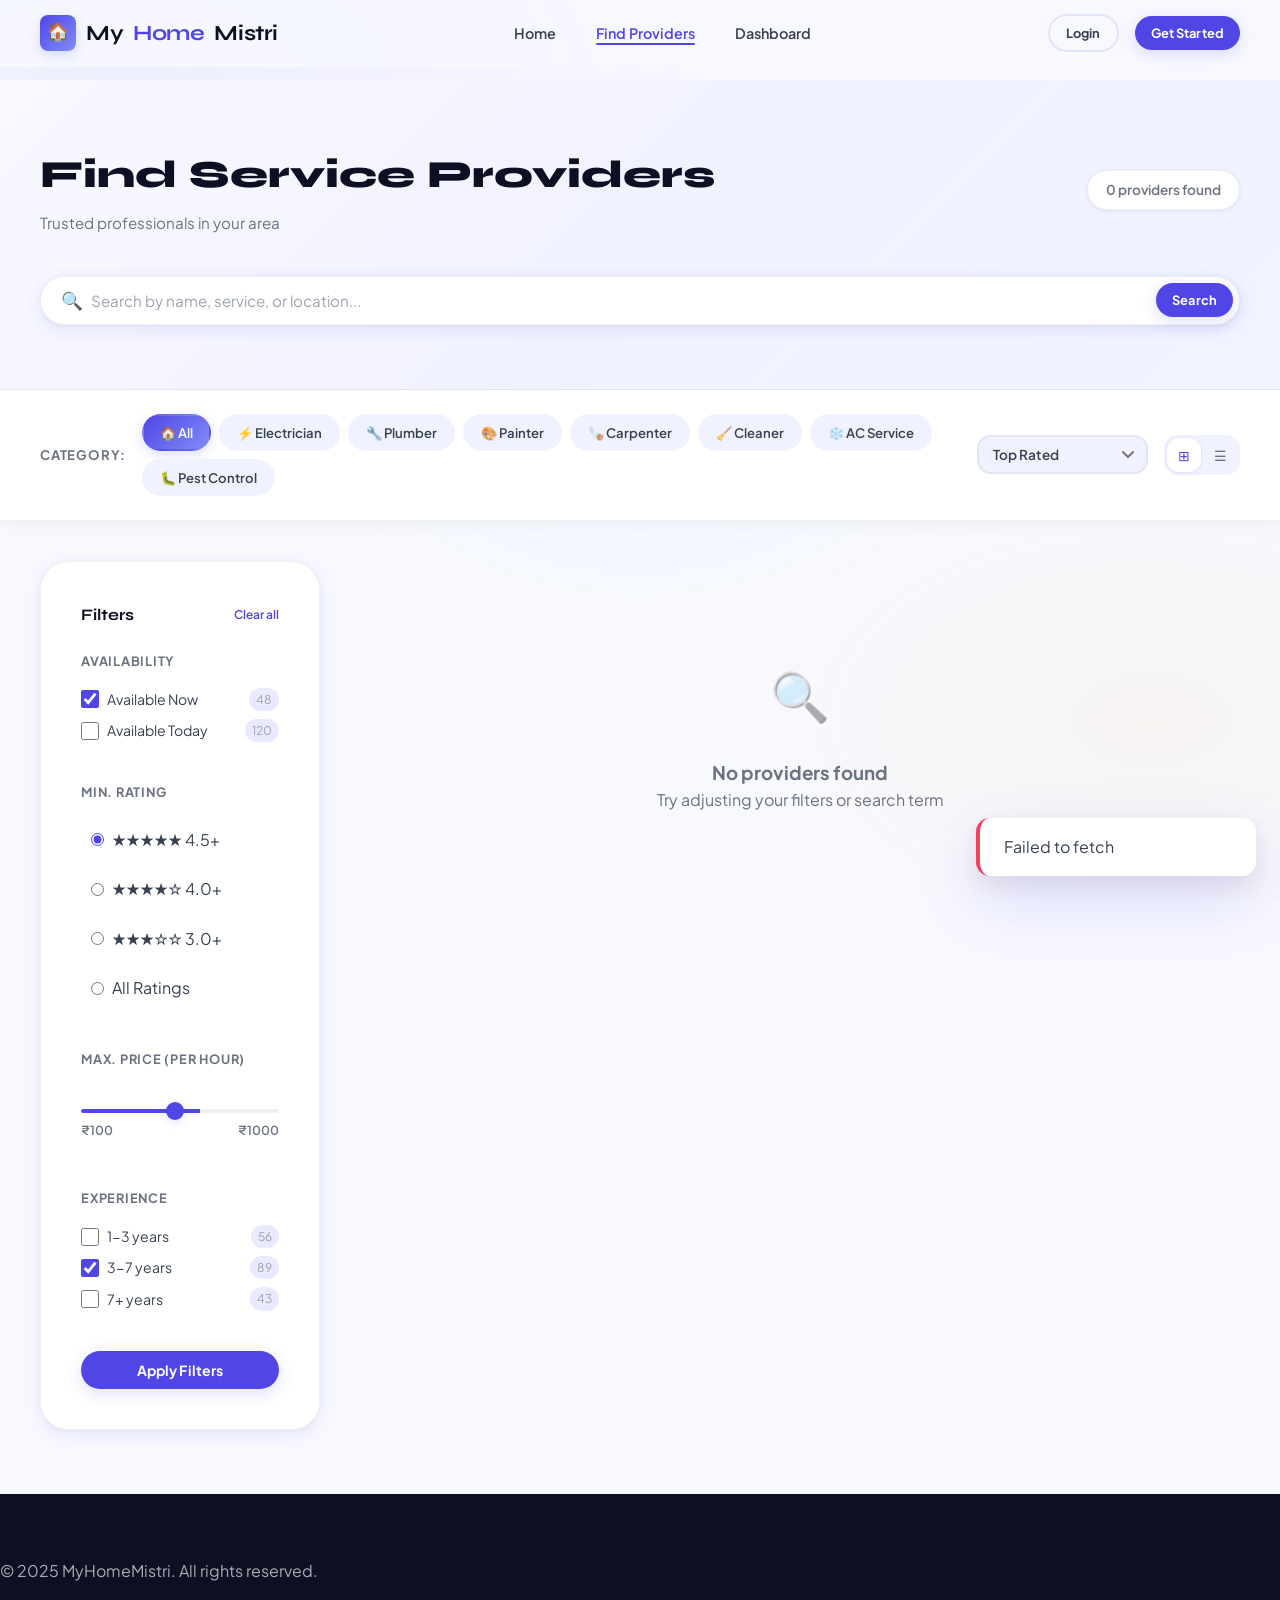
<file: frontend/providers.html>
<!DOCTYPE html>
<html lang="en">
<head>
  <meta charset="UTF-8">
  <meta name="viewport" content="width=device-width, initial-scale=1.0">
  <link rel="preconnect" href="https://fonts.googleapis.com">
  <link rel="preconnect" href="https://fonts.gstatic.com" crossorigin>
  <link rel="stylesheet" href="https://fonts.googleapis.com/css2?family=Plus+Jakarta+Sans:wght@400;500;600;700;800&family=Syne:wght@600;700;800&display=swap">
  <title>Find Providers – MyHomeMistri</title>
  <link rel="stylesheet" href="css/global.css">
  <link rel="stylesheet" href="css/providers.css">
</head>
<body>

<div class="bg-shapes" aria-hidden="true">
  <div class="bg-shape bg-shape-1"></div>
  <div class="bg-shape bg-shape-2"></div>
</div>

<nav class="navbar scrolled" id="navbar">
  <div class="nav-container">
    <a href="index.html" class="nav-logo">
      <div class="logo-icon">🏠</div>
      My<span class="accent">Home</span>Mistri
    </a>
    <ul class="nav-links">
      <li><a href="index.html" class="nav-link">Home</a></li>
      <li><a href="providers.html" class="nav-link active">Find Providers</a></li>
      <li><a href="user-dashboard.html" class="nav-link">Dashboard</a></li>
    </ul>
    <div class="nav-actions">
      <a href="login.html" class="btn btn-outline btn-sm">Login</a>
      <a href="register.html" class="btn btn-primary btn-sm">Sign Up</a>
    </div>
    <button class="hamburger" id="hamburger"><span></span><span></span><span></span></button>
  </div>
</nav>

<div class="nav-overlay" id="navOverlay"></div>
<div class="nav-drawer" id="navDrawer">
  <a href="index.html" class="nav-link">Home</a>
  <a href="providers.html" class="nav-link active">Find Providers</a>
  <a href="user-dashboard.html" class="nav-link">Dashboard</a>
  <div class="nav-actions">
    <a href="login.html" class="btn btn-outline">Login</a>
    <a href="register.html" class="btn btn-primary">Sign Up</a>
  </div>
</div>

<div class="providers-page">
  <!-- Page Header -->
  <div class="providers-header">
    <div class="container">
      <div class="providers-header-content">
        <div>
          <h1 class="providers-title">Find Service Providers</h1>
          <p class="providers-subtitle">Trusted professionals in your area</p>
        </div>
        <div class="providers-count" id="providersCount">Loading providers...</div>
      </div>
      <div class="providers-search-bar">
        <span class="search-icon">🔍</span>
        <input type="text" id="providerSearch" placeholder="Search by name, service, or location..." autocomplete="off">
        <div class="btn btn-primary btn-sm" id="searchBtn" style="cursor:pointer">Search</div>
      </div>
    </div>
  </div>

  <!-- Filter Bar -->
  <div class="filter-section">
    <div class="container">
      <div class="filter-row">
        <span class="filter-label">Category:</span>
        <div class="filter-chips" id="filterChips">
          <button class="filter-chip active" data-filter="all">🏠 All</button>
          <button class="filter-chip" data-filter="electrician">⚡ Electrician</button>
          <button class="filter-chip" data-filter="plumber">🔧 Plumber</button>
          <button class="filter-chip" data-filter="painter">🎨 Painter</button>
          <button class="filter-chip" data-filter="carpenter">🪚 Carpenter</button>
          <button class="filter-chip" data-filter="cleaner">🧹 Cleaner</button>
          <button class="filter-chip" data-filter="ac">❄️ AC Service</button>
          <button class="filter-chip" data-filter="pest">🐛 Pest Control</button>
        </div>
        <div class="filter-right">
          <select class="sort-select" id="sortSelect">
            <option value="rating">Top Rated</option>
            <option value="price-low">Price: Low to High</option>
            <option value="price-high">Price: High to Low</option>
            <option value="reviews">Most Reviews</option>
          </select>
          <div class="view-toggle">
            <button class="view-btn active" id="gridViewBtn" title="Grid view">⊞</button>
            <button class="view-btn" id="listViewBtn" title="List view">☰</button>
          </div>
        </div>
      </div>
    </div>
  </div>

  <!-- Main Layout -->
  <div class="container">
    <div class="providers-layout">
      <!-- Sidebar -->
      <aside class="sidebar-filters">
        <div class="sidebar-card">
          <h3>Filters <span class="clear-btn" id="clearFilters">Clear all</span></h3>

          <div class="sidebar-filter-group">
            <div class="sidebar-filter-title">Availability</div>
            <div class="checkbox-list">
              <div class="checkbox-item">
                <input type="checkbox" id="availableNow" checked>
                <label for="availableNow">Available Now <span class="checkbox-count">48</span></label>
              </div>
              <div class="checkbox-item">
                <input type="checkbox" id="availableToday">
                <label for="availableToday">Available Today <span class="checkbox-count">120</span></label>
              </div>
            </div>
          </div>

          <div class="sidebar-filter-group">
            <div class="sidebar-filter-title">Min. Rating</div>
            <div class="rating-filter">
              <label class="rating-filter-item">
                <input type="radio" name="rating" value="4.5" checked> ★★★★★ 4.5+
              </label>
              <label class="rating-filter-item">
                <input type="radio" name="rating" value="4"> ★★★★☆ 4.0+
              </label>
              <label class="rating-filter-item">
                <input type="radio" name="rating" value="3"> ★★★☆☆ 3.0+
              </label>
              <label class="rating-filter-item">
                <input type="radio" name="rating" value="0"> All Ratings
              </label>
            </div>
          </div>

          <div class="sidebar-filter-group">
            <div class="sidebar-filter-title">Max. Price (per hour)</div>
            <div class="price-range">
              <input type="range" class="price-slider" id="priceSlider" min="100" max="2000" value="1000" step="50">
              <div class="price-labels">
                <span>₹100</span>
                <span id="priceValue">₹1000</span>
              </div>
            </div>
          </div>

          <div class="sidebar-filter-group">
            <div class="sidebar-filter-title">Experience</div>
            <div class="checkbox-list">
              <div class="checkbox-item">
                <input type="checkbox" id="exp1">
                <label for="exp1">1-3 years <span class="checkbox-count">56</span></label>
              </div>
              <div class="checkbox-item">
                <input type="checkbox" id="exp2" checked>
                <label for="exp2">3-7 years <span class="checkbox-count">89</span></label>
              </div>
              <div class="checkbox-item">
                <input type="checkbox" id="exp3">
                <label for="exp3">7+ years <span class="checkbox-count">43</span></label>
              </div>
            </div>
          </div>

          <button class="btn btn-primary" style="width:100%;justify-content:center" id="applyFiltersBtn">Apply Filters</button>
        </div>
      </aside>

      <!-- Providers Grid -->
      <div class="providers-content">
        <div class="providers-grid" id="providersGrid">
          <!-- Populated by JS -->
        </div>
        <div class="no-results" id="noResults" style="display:none">
          <div class="no-results-icon">🔍</div>
          <h3>No providers found</h3>
          <p>Try adjusting your filters or search term</p>
        </div>
      </div>
    </div>
  </div>
</div>

<footer>
  © 2025 MyHomeMistri. All rights reserved.
</footer>

<div class="toast-container" id="toastContainer"></div>

<script src="js/global.js" defer></script>
<script src="js/providers.js" defer></script>
</body>
</html>
</file>
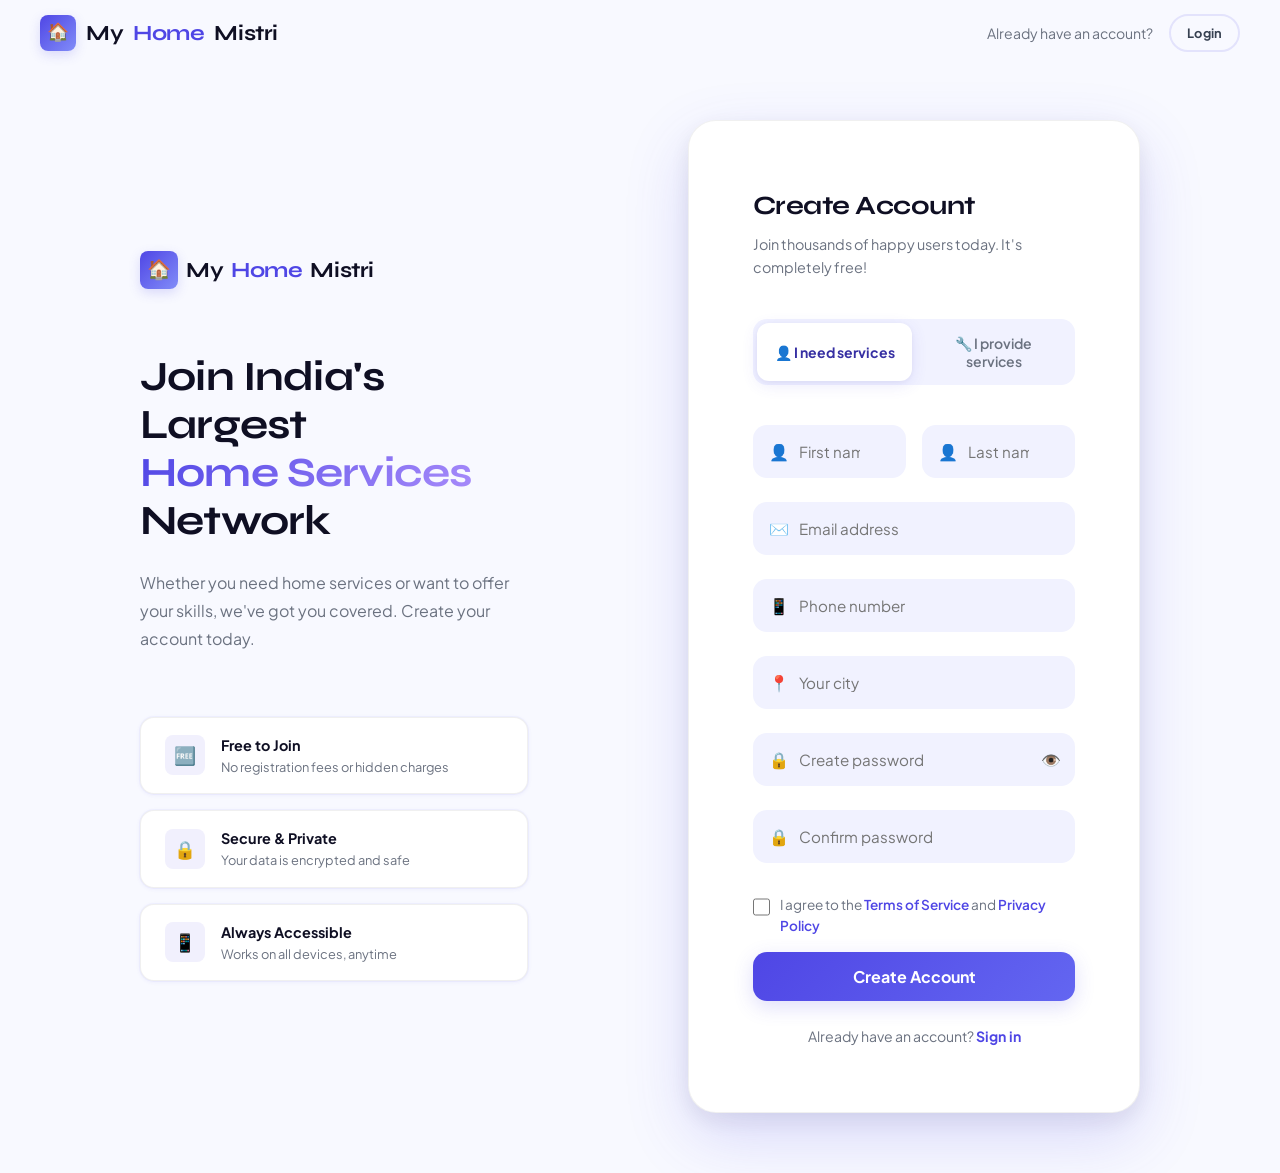
<file: frontend/register.html>
<!DOCTYPE html>
<html lang="en">
<head>
  <meta charset="UTF-8">
  <meta name="viewport" content="width=device-width, initial-scale=1.0">
  <link rel="preconnect" href="https://fonts.googleapis.com">
  <link rel="preconnect" href="https://fonts.gstatic.com" crossorigin>
  <link rel="stylesheet" href="https://fonts.googleapis.com/css2?family=Plus+Jakarta+Sans:wght@400;500;600;700;800&family=Syne:wght@600;700;800&display=swap">
  <title>Register – MyHomeMistri</title>
  <link rel="stylesheet" href="css/global.css">
  <link rel="stylesheet" href="css/auth.css">
</head>
<body>

<div class="bg-shapes" aria-hidden="true">
  <div class="bg-shape bg-shape-1"></div>
  <div class="bg-shape bg-shape-2"></div>
</div>

<nav class="navbar scrolled">
  <div class="nav-container">
    <a href="index.html" class="nav-logo">
      <div class="logo-icon">🏠</div>
      My<span class="accent">Home</span>Mistri
    </a>
    <div class="nav-actions">
      <span style="font-size:0.88rem;color:var(--text-muted)">Already have an account?</span>
      <a href="login.html" class="btn btn-outline btn-sm">Sign In</a>
    </div>
    <button class="hamburger" id="hamburger"><span></span><span></span><span></span></button>
  </div>
</nav>

<div class="nav-overlay" id="navOverlay"></div>
<div class="nav-drawer" id="navDrawer">
  <a href="index.html" class="nav-link">Home</a>
  <a href="providers.html" class="nav-link">Find Providers</a>
  <div class="nav-actions">
    <a href="login.html" class="btn btn-outline">Sign In</a>
  </div>
</div>

<div class="auth-page" style="padding-top:120px">
  <div class="auth-container">
    <!-- Left -->
    <div class="auth-left">
      <a href="index.html" class="auth-brand">
        <div class="logo-icon">🏠</div>
        My<span class="accent">Home</span>Mistri
      </a>
      <h1 class="auth-headline">
        Join India's <br>Largest <br><span class="highlight">Home Services</span><br>Network
      </h1>
      <p class="auth-desc">
        Whether you need home services or want to offer your skills, we've got you covered. Create your account today.
      </p>
      <div class="auth-perks">
        <div class="auth-perk">
          <div class="auth-perk-icon">🆓</div>
          <div class="auth-perk-text">
            <h4>Free to Join</h4>
            <p>No registration fees or hidden charges</p>
          </div>
        </div>
        <div class="auth-perk">
          <div class="auth-perk-icon">🔒</div>
          <div class="auth-perk-text">
            <h4>Secure & Private</h4>
            <p>Your data is encrypted and safe</p>
          </div>
        </div>
        <div class="auth-perk">
          <div class="auth-perk-icon">📱</div>
          <div class="auth-perk-text">
            <h4>Always Accessible</h4>
            <p>Works on all devices, anytime</p>
          </div>
        </div>
      </div>
    </div>

    <!-- Card -->
    <div class="auth-card">
      <div class="auth-card-header">
        <h2>Create Account</h2>
        <p>Join thousands of happy users today. It's completely free!</p>
      </div>

      <!-- Role Toggle -->
      <div class="role-toggle" id="roleToggle">
        <button class="role-btn active" data-role="user" type="button">👤 I need services</button>
        <button class="role-btn" data-role="provider" type="button">🔧 I provide services</button>
      </div>

      <form id="registerForm" novalidate>
        <div class="form-row">
          <div class="input-wrapper">
            <span class="input-icon">👤</span>
            <input type="text" id="firstName" placeholder="First name" autocomplete="given-name">
            <div class="input-error-msg" id="firstNameError">⚠️ First name is required.</div>
          </div>
          <div class="input-wrapper">
            <span class="input-icon">👤</span>
            <input type="text" id="lastName" placeholder="Last name" autocomplete="family-name">
            <div class="input-error-msg" id="lastNameError">⚠️ Last name is required.</div>
          </div>
        </div>

        <div class="input-wrapper">
          <span class="input-icon">✉️</span>
          <input type="email" id="regEmail" placeholder="Email address" autocomplete="email">
          <div class="input-error-msg" id="regEmailError">⚠️ Please enter a valid email.</div>
        </div>

        <div class="input-wrapper">
          <span class="input-icon">📱</span>
          <input type="tel" id="phone" placeholder="Phone number" autocomplete="tel">
          <div class="input-error-msg" id="phoneError">⚠️ Please enter a valid phone number.</div>
        </div>

        <div class="input-wrapper">
          <span class="input-icon">📍</span>
          <input type="text" id="city" placeholder="Your city" autocomplete="address-level2">
          <div class="input-error-msg" id="cityError">⚠️ City is required.</div>
        </div>

        <div class="input-wrapper">
          <span class="input-icon">🔒</span>
          <input type="password" id="regPassword" placeholder="Create password" autocomplete="new-password">
          <span class="toggle-password" id="toggleRegPassword">👁️</span>
          <div class="input-error-msg" id="regPasswordError">⚠️ Password must be at least 8 characters.</div>
        </div>

        <div class="input-wrapper">
          <span class="input-icon">🔒</span>
          <input type="password" id="confirmPassword" placeholder="Confirm password" autocomplete="new-password">
          <div class="input-error-msg" id="confirmPasswordError">⚠️ Passwords do not match.</div>
        </div>

        <!-- Provider-specific fields -->
        <div class="provider-fields" id="providerFields">
          <div class="provider-fields-header">Provider Information</div>

          <div class="input-wrapper">
            <span class="input-icon">💼</span>
            <input type="number" id="experience" placeholder="Years of experience" min="0" max="50">
            <div class="input-error-msg" id="experienceError">⚠️ Please enter years of experience.</div>
          </div>

          <div class="input-wrapper" style="position:static">
            <label class="form-label" style="margin-bottom:8px;display:block">Select your specialties</label>
            <div class="specialty-grid">
              <div class="specialty-item">
                <input type="checkbox" id="spec-electrician" name="specialty" value="electrician">
                <label class="specialty-label" for="spec-electrician">⚡ Electrician</label>
              </div>
              <div class="specialty-item">
                <input type="checkbox" id="spec-plumber" name="specialty" value="plumber">
                <label class="specialty-label" for="spec-plumber">🔧 Plumber</label>
              </div>
              <div class="specialty-item">
                <input type="checkbox" id="spec-painter" name="specialty" value="painter">
                <label class="specialty-label" for="spec-painter">🎨 Painter</label>
              </div>
              <div class="specialty-item">
                <input type="checkbox" id="spec-carpenter" name="specialty" value="carpenter">
                <label class="specialty-label" for="spec-carpenter">🪚 Carpenter</label>
              </div>
              <div class="specialty-item">
                <input type="checkbox" id="spec-cleaner" name="specialty" value="cleaner">
                <label class="specialty-label" for="spec-cleaner">🧹 Cleaner</label>
              </div>
              <div class="specialty-item">
                <input type="checkbox" id="spec-ac" name="specialty" value="ac">
                <label class="specialty-label" for="spec-ac">❄️ AC Tech</label>
              </div>
            </div>
            <div class="input-error-msg" id="specialtyError">⚠️ Select at least one specialty.</div>
          </div>

          <div class="input-wrapper">
            <span class="input-icon">💰</span>
            <input type="number" id="hourlyRate" placeholder="Hourly rate (₹)" min="0">
            <div class="input-error-msg" id="rateError">⚠️ Please enter your hourly rate.</div>
          </div>

          <div class="input-wrapper">
            <span class="input-icon">📝</span>
            <input type="text" id="bio" placeholder="Brief description of your services">
          </div>
        </div>

        <!-- Terms -->
        <div style="display:flex;align-items:flex-start;gap:10px;margin-bottom:var(--space-md);margin-top:var(--space-sm)">
          <input type="checkbox" id="terms" style="margin-top:3px;accent-color:var(--primary);width:18px;height:18px;cursor:pointer">
          <label for="terms" style="font-size:0.85rem;color:var(--text-muted);cursor:pointer;line-height:1.5">
            I agree to the <a href="#" style="color:var(--primary);font-weight:600">Terms of Service</a> and <a href="#" style="color:var(--primary);font-weight:600">Privacy Policy</a>
          </label>
        </div>
        <div class="input-error-msg" id="termsError" style="margin-top:-12px;margin-bottom:12px">⚠️ You must accept the terms.</div>

        <button type="submit" class="auth-submit-btn" id="registerBtn">
          <span id="registerBtnText">Create Account</span>
          <div class="spinner" id="registerSpinner" style="display:none"></div>
        </button>
      </form>

      <div class="auth-form-footer">
        Already have an account? <a href="login.html">Sign in</a>
      </div>
    </div>
  </div>
</div>

<div class="toast-container" id="toastContainer"></div>

<script src="js/global.js" defer></script>
<script src="js/auth.js" defer></script>
</body>
</html>
</file>
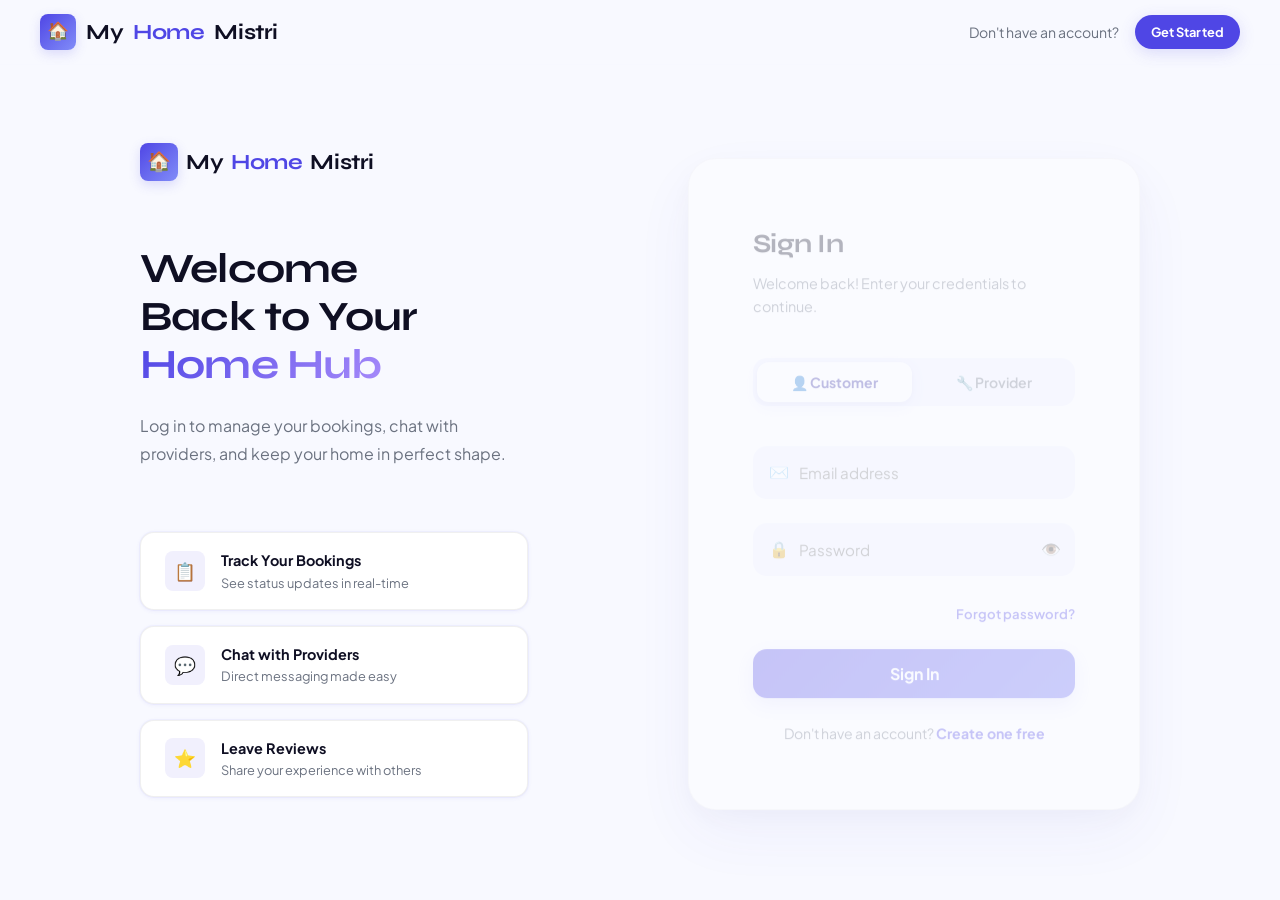
<file: frontend/user-dashboard.html>
<!DOCTYPE html>
<html lang="en">
<head>
  <meta charset="UTF-8">
  <meta name="viewport" content="width=device-width, initial-scale=1.0">
  <link rel="preconnect" href="https://fonts.googleapis.com">
  <link rel="preconnect" href="https://fonts.gstatic.com" crossorigin>
  <link rel="stylesheet" href="https://fonts.googleapis.com/css2?family=Plus+Jakarta+Sans:wght@400;500;600;700;800&family=Syne:wght@600;700;800&display=swap">
  <title>User Dashboard - MyHomeMistri</title>
  <link rel="stylesheet" href="css/global.css">
  <link rel="stylesheet" href="css/user-dashboard.css">
</head>
<body>
  <div class="bg-shapes" aria-hidden="true">
    <div class="bg-shape bg-shape-1"></div>
    <div class="bg-shape bg-shape-2"></div>
  </div>

  <nav class="navbar scrolled">
    <div class="nav-container">
      <a href="index.html" class="nav-logo">
        <div class="logo-icon">&#127968;</div>
        My<span class="accent">Home</span>Mistri
      </a>
      <ul class="nav-links">
        <li><a href="index.html" class="nav-link">Home</a></li>
        <li><a href="providers.html" class="nav-link">Find Providers</a></li>
        <li><a href="user-dashboard.html" class="nav-link active">Dashboard</a></li>
      </ul>
      <div class="nav-actions">
        <button class="btn btn-outline btn-sm" onclick="AuthState.logout()">Logout</button>
      </div>
      <button class="hamburger" aria-label="Toggle menu"><span></span><span></span><span></span></button>
    </div>
  </nav>

  <div class="nav-overlay"></div>
  <div class="nav-drawer">
    <a href="index.html" class="nav-link">Home</a>
    <a href="providers.html" class="nav-link">Find Providers</a>
    <a href="user-dashboard.html" class="nav-link active">Dashboard</a>
    <div class="nav-actions">
      <button class="btn btn-outline" onclick="AuthState.logout()">Logout</button>
    </div>
  </div>

  <main class="dashboard-page">
    <div class="dashboard-container">
      <aside class="dashboard-sidebar">
        <div class="profile-summary-card">
          <div class="profile-cover-mini"></div>
          <div class="profile-summary-body">
            <div class="avatar profile-summary-avatar">GU</div>
            <h3 class="profile-summary-name">Guest User</h3>
            <p class="profile-summary-email">guest@myhomemistri.com</p>
            <button class="btn btn-sm btn-outline" id="editUserProfileBtn" type="button" style="margin-bottom:var(--space-md)">Edit Profile</button>
            <div class="profile-summary-stats">
              <div class="profile-summary-stat"><span class="stat-val" data-count="12">0</span><span class="stat-lbl">Bookings</span></div>
              <div class="profile-summary-stat"><span class="stat-val" data-count="4">0</span><span class="stat-lbl">Saved</span></div>
              <div class="profile-summary-stat"><span class="stat-val" data-count="6">0</span><span class="stat-lbl">Reviews</span></div>
            </div>
          </div>
        </div>

        <div class="dashboard-nav">
          <a class="dashboard-nav-item active" href="#"><span class="nav-icon">&#127968;</span>Overview</a>
          <a class="dashboard-nav-item" href="#bookings"><span class="nav-icon">&#128203;</span>My Bookings <span class="nav-badge">3</span></a>
          <a class="dashboard-nav-item" href="providers.html"><span class="nav-icon">&#128269;</span>Find Provider</a>
          <a class="dashboard-nav-item" href="chat.html"><span class="nav-icon">&#128172;</span>Messages</a>
        </div>
      </aside>

      <section class="dashboard-main">
        <div class="dashboard-welcome">
          <div class="welcome-text">
            <h2>Welcome back</h2>
            <p>Track bookings, chat with professionals, and manage your home services.</p>
          </div>
        </div>

        <div class="quick-actions-grid">
          <a href="providers.html" class="quick-action-card quick-action-book">
            <div class="quick-action-icon">&#128295;</div>
            <div class="quick-action-content">
              <h4>Book a Service</h4>
              <p>Find trusted providers near you and create a new booking.</p>
            </div>
          </a>
          <a href="chat.html" class="quick-action-card quick-action-chat">
            <div class="quick-action-icon">&#128172;</div>
            <div class="quick-action-content">
              <h4>Open Chat</h4>
              <p>Continue conversations with providers and track updates.</p>
            </div>
          </a>
        </div>

        <div class="stats-grid">
          <article class="stat-card"><div class="stat-card-icon orange">&#128221;</div><div class="stat-card-value">12</div><div class="stat-card-label">Total Bookings</div><span class="stat-card-trend trend-up">+12%</span></article>
          <article class="stat-card"><div class="stat-card-icon blue">&#9203;</div><div class="stat-card-value">2</div><div class="stat-card-label">Pending</div></article>
          <article class="stat-card"><div class="stat-card-icon green">&#9989;</div><div class="stat-card-value">8</div><div class="stat-card-label">Completed</div></article>
          <article class="stat-card"><div class="stat-card-icon amber">&#128176;</div><div class="stat-card-value">14,300</div><div class="stat-card-label">Spent</div></article>
        </div>

        <div class="dashboard-section-header" id="bookings">
          <h3>Recent Bookings</h3>
          <a href="providers.html" class="btn btn-sm btn-outline">Book New</a>
        </div>
        <div class="bookings-list" id="bookingsList"></div>

        <div class="dashboard-section-header" id="reviews">
          <h3>My Reviews</h3>
        </div>
        <div class="bookings-list" id="myReviewsList"></div>
      </section>
    </div>
  </main>

  <div class="modal-overlay" id="reviewModalOverlay">
    <div class="modal-card">
      <div class="modal-header">
        <h3>Leave Review</h3>
        <button type="button" class="modal-close" id="reviewModalClose">&times;</button>
      </div>
      <form id="reviewForm">
        <div class="rating-selector">
          <button type="button" class="star-btn">&#9733;</button>
          <button type="button" class="star-btn">&#9733;</button>
          <button type="button" class="star-btn">&#9733;</button>
          <button type="button" class="star-btn">&#9733;</button>
          <button type="button" class="star-btn">&#9733;</button>
        </div>
        <div class="form-group">
          <label class="form-label" for="reviewText">Review</label>
          <textarea class="form-input" id="reviewText" rows="4" placeholder="Write your feedback"></textarea>
        </div>
        <button type="submit" class="btn btn-primary" style="width:100%;justify-content:center">Submit Review</button>
      </form>
    </div>
  </div>

  <div class="toast-container"></div>

  <script src="js/global.js" defer></script>
  <script src="js/user-dashboard.js" defer></script>
</body>
</html>
</file>
<file: frontend/css/global.css>
/* ─────────────────────────────────────────
   DESIGN TOKENS — Premium Indigo/Amber palette
   Inspired by coolors.co vibrant high-contrast palettes
───────────────────────────────────────── */
:root {
  /* Core Brand */
  --indigo:        #4F46E5;
  --indigo-dark:   #3730A3;
  --indigo-light:  #818CF8;
  --indigo-glow:   rgba(79, 70, 229, 0.18);
  --indigo-soft:   rgba(79, 70, 229, 0.08);

  /* Accent */
  --amber:         #F59E0B;
  --amber-dark:    #D97706;
  --amber-light:   #FCD34D;
  --emerald:       #10B981;
  --rose:          #F43F5E;
  --sky:           #0EA5E9;

  /* Neutrals */
  --white:         #FFFFFF;
  --bg:            #F8F9FF;
  --bg-soft:       #F1F2FF;
  --surface:       #FFFFFF;
  --border:        rgba(79, 70, 229, 0.12);
  --border-soft:   rgba(0,0,0,0.06);

  /* Text */
  --text-dark:     #0F0F23;
  --text-body:     #374151;
  --text-muted:    #6B7280;
  --text-light:    #9CA3AF;

  /* Typography */
  --font-display: 'Syne', 'Plus Jakarta Sans', sans-serif;
  --font-body:    'Plus Jakarta Sans', sans-serif;

  /* Spacing */
  --sp-xs:  4px;
  --sp-sm:  8px;
  --sp-md:  16px;
  --sp-lg:  24px;
  --sp-xl:  40px;
  --sp-2xl: 64px;
  --sp-3xl: 96px;

  /* Radius */
  --r-sm:   8px;
  --r-md:   14px;
  --r-lg:   20px;
  --r-xl:   28px;
  --r-full: 9999px;

  /* Shadows */
  --sh-sm:  0 1px 4px rgba(79,70,229,0.08), 0 0 0 1px rgba(79,70,229,0.04);
  --sh-md:  0 4px 16px rgba(79,70,229,0.12), 0 1px 4px rgba(0,0,0,0.04);
  --sh-lg:  0 12px 40px rgba(79,70,229,0.15), 0 4px 12px rgba(0,0,0,0.06);
  --sh-xl:  0 24px 64px rgba(79,70,229,0.18), 0 8px 24px rgba(0,0,0,0.08);

  /* Transitions */
  --t-fast: 0.15s cubic-bezier(0.4,0,0.2,1);
  --t-base: 0.25s cubic-bezier(0.4,0,0.2,1);
  --t-slow: 0.4s cubic-bezier(0.4,0,0.2,1);

  /* Z-index */
  --z-base:    1;
  --z-raised:  10;
  --z-overlay: 100;
  --z-modal:   200;
  --z-toast:   300;
  --z-nav:     1000;

  /* Legacy aliases (keep JS working) */
  --primary:       var(--indigo);
  --primary-dark:  var(--indigo-dark);
  --primary-light: var(--indigo-light);
  --primary-glow:  var(--indigo-glow);
  --secondary:     var(--sky);
  --secondary-light: #38BDF8;
  --accent:        var(--emerald);
  --accent-light:  #34D399;
  --warning:       var(--amber);
  --danger:        var(--rose);
  --bg-base:       var(--bg);
  --bg-muted:      #E9EAFF;
  --border-soft:   rgba(0,0,0,0.06);
  --surface-raised: #FFFFFF;
  --text-dark:     #0F0F23;
  --shadow-sm:     var(--sh-sm);
  --shadow-md:     var(--sh-md);
  --shadow-lg:     var(--sh-lg);
  --shadow-xl:     var(--sh-xl);
  --transition-fast: var(--t-fast);
  --transition-base: var(--t-base);
  --transition-slow: var(--t-slow);
  --transition-spring: 0.5s cubic-bezier(0.34,1.56,0.64,1);
  --radius-sm:  var(--r-sm);
  --radius-md:  var(--r-md);
  --radius-lg:  var(--r-lg);
  --radius-xl:  var(--r-xl);
  --radius-full: var(--r-full);
  --space-xs:   var(--sp-xs);
  --space-sm:   var(--sp-sm);
  --space-md:   var(--sp-md);
  --space-lg:   var(--sp-lg);
  --space-xl:   var(--sp-xl);
  --space-2xl:  var(--sp-2xl);
  --space-3xl:  var(--sp-3xl);
  --font-brand: var(--font-display);
  --z-toast:    300;
}

/* ─── RESET ─── */
*, *::before, *::after { box-sizing: border-box; margin: 0; padding: 0; }

html {
  font-size: 16px;
  scroll-behavior: smooth;
  -webkit-text-size-adjust: 100%;
  overflow-x: hidden;
}

body {
  font-family: var(--font-body);
  font-size: 1rem;
  line-height: 1.6;
  color: var(--text-body);
  background: var(--bg);
  overflow-x: hidden;
  -webkit-font-smoothing: antialiased;
  -moz-osx-font-smoothing: grayscale;
}

/* Static decorative background — NO animation, NO blur, GPU-safe */
body::before {
  content: '';
  position: fixed;
  inset: 0;
  background:
    radial-gradient(ellipse 80% 60% at 10% 10%, rgba(79,70,229,0.06) 0%, transparent 60%),
    radial-gradient(ellipse 60% 50% at 90% 80%, rgba(245,158,11,0.05) 0%, transparent 55%),
    radial-gradient(ellipse 50% 40% at 50% 50%, rgba(14,165,233,0.03) 0%, transparent 50%);
  pointer-events: none;
  z-index: -3;
}

img  { max-width: 100%; height: auto; display: block; }
a    { color: inherit; text-decoration: none; }
ul,ol{ list-style: none; }
button { cursor: pointer; font-family: var(--font-body); border: none; outline: none; background: none; }
input, textarea, select { font-family: var(--font-body); outline: none; }

/* ─── bg-shapes: static dots, no animation, no blur ─── */
.bg-shapes { display: none; }

/* ─────────────────────────────────────────
   NAVBAR
───────────────────────────────────────── */
.navbar {
  position: fixed;
  top: 0; left: 0;
  width: 100%;
  z-index: var(--z-nav);
  padding: 14px 0;
  background: rgba(248,249,255,0.8);
  border-bottom: 1px solid transparent;
  transition: background var(--t-base), border-color var(--t-base), box-shadow var(--t-base);
}

.navbar.scrolled {
  background: rgba(255,255,255,0.96);
  border-bottom-color: var(--border);
  box-shadow: 0 2px 20px rgba(79,70,229,0.08);
}

.nav-container {
  max-width: 1280px;
  margin: 0 auto;
  padding: 0 var(--sp-xl);
  display: flex;
  align-items: center;
  justify-content: space-between;
  gap: var(--sp-xl);
}

.nav-logo {
  display: flex;
  align-items: center;
  gap: 10px;
  font-family: var(--font-display);
  font-weight: 700;
  font-size: 1.35rem;
  color: var(--text-dark);
  flex-shrink: 0;
  letter-spacing: -0.02em;
}

.nav-logo .logo-icon {
  width: 36px; height: 36px;
  background: linear-gradient(135deg, var(--indigo), var(--indigo-light));
  border-radius: var(--r-sm);
  display: flex;
  align-items: center;
  justify-content: center;
  color: white;
  font-size: 1.1rem;
  box-shadow: 0 4px 12px var(--indigo-glow);
}

.nav-logo span.accent { color: var(--indigo); }

.nav-links {
  display: flex;
  align-items: center;
  gap: var(--sp-xl);
}

.nav-link {
  font-size: 0.9rem;
  font-weight: 600;
  color: var(--text-body);
  transition: color var(--t-base);
  position: relative;
  padding-bottom: 3px;
}

.nav-link::after {
  content: '';
  position: absolute;
  bottom: 0; left: 0;
  width: 0; height: 2px;
  background: var(--indigo);
  border-radius: var(--r-full);
  transition: width var(--t-base);
}

.nav-link:hover { color: var(--indigo); }
.nav-link:hover::after,
.nav-link.active::after { width: 100%; }
.nav-link.active { color: var(--indigo); }

.nav-actions {
  display: flex;
  align-items: center;
  gap: var(--sp-md);
}

/* ─────────────────────────────────────────
   BUTTONS
───────────────────────────────────────── */
.btn {
  display: inline-flex;
  align-items: center;
  justify-content: center;
  gap: 8px;
  padding: 10px 22px;
  border-radius: var(--r-full);
  font-size: 0.875rem;
  font-weight: 700;
  font-family: var(--font-body);
  transition: transform var(--t-base), box-shadow var(--t-base), background var(--t-base), color var(--t-base);
  cursor: pointer;
  white-space: nowrap;
  letter-spacing: 0.01em;
}

.btn:active { transform: scale(0.97); }

.btn-primary {
  background: var(--indigo);
  color: white;
  box-shadow: 0 4px 16px var(--indigo-glow);
}
.btn-primary:hover {
  background: var(--indigo-dark);
  transform: translateY(-2px);
  box-shadow: 0 8px 24px var(--indigo-glow);
}

.btn-outline {
  border: 2px solid var(--border);
  color: var(--text-body);
  background: transparent;
}
.btn-outline:hover {
  border-color: var(--indigo);
  color: var(--indigo);
  background: var(--indigo-soft);
}

.btn-secondary {
  background: var(--amber);
  color: white;
  box-shadow: 0 4px 16px rgba(245,158,11,0.25);
}
.btn-secondary:hover {
  background: var(--amber-dark);
  transform: translateY(-2px);
}

.btn-ghost {
  color: var(--text-muted);
  background: transparent;
}
.btn-ghost:hover { color: var(--indigo); background: var(--indigo-soft); }

.btn-sm  { padding: 7px 16px; font-size: 0.8rem; }
.btn-lg  { padding: 14px 32px; font-size: 1rem; }

/* White variant for CTA */
.btn-white {
  background: white;
  color: var(--indigo-dark);
  font-weight: 700;
  box-shadow: 0 8px 24px rgba(0,0,0,0.12);
}
.btn-white:hover { transform: translateY(-2px); box-shadow: 0 16px 40px rgba(0,0,0,0.16); }

.btn-outline-white {
  border: 2px solid rgba(255,255,255,0.5);
  color: white;
  background: rgba(255,255,255,0.1);
}
.btn-outline-white:hover { background: rgba(255,255,255,0.2); border-color: white; }

/* ─────────────────────────────────────────
   HAMBURGER
───────────────────────────────────────── */
.hamburger {
  display: none;
  flex-direction: column;
  gap: 5px;
  cursor: pointer;
  padding: 8px;
  border-radius: var(--r-sm);
  background: transparent;
  transition: background var(--t-base);
  z-index: calc(var(--z-nav) + 10);
}
.hamburger:hover { background: var(--indigo-soft); }
.hamburger span {
  display: block;
  width: 22px; height: 2px;
  background: var(--text-dark);
  border-radius: 2px;
  transition: transform var(--t-base), opacity var(--t-base);
}
.hamburger.active span:nth-child(1) { transform: translateY(7px) rotate(45deg); }
.hamburger.active span:nth-child(2) { opacity: 0; transform: scaleX(0); }
.hamburger.active span:nth-child(3) { transform: translateY(-7px) rotate(-45deg); }

/* ─────────────────────────────────────────
   MOBILE DRAWER
───────────────────────────────────────── */
.nav-drawer {
  position: fixed;
  top: 0; right: 0;
  width: min(320px, 85vw);
  height: 100vh;
  background: white;
  border-left: 1px solid var(--border);
  z-index: calc(var(--z-nav) + 5);
  padding: 80px var(--sp-xl) var(--sp-xl);
  display: flex;
  flex-direction: column;
  gap: var(--sp-lg);
  box-shadow: -8px 0 40px rgba(79,70,229,0.1);
  transform: translateX(100%);
  transition: transform 0.35s cubic-bezier(0.4,0,0.2,1);
  pointer-events: none;
  visibility: hidden;
  will-change: transform;
}

.nav-drawer.open {
  transform: translateX(0);
  pointer-events: auto;
  visibility: visible;
}

.nav-drawer .nav-link {
  font-size: 1.05rem;
  padding: var(--sp-sm) 0;
  border-bottom: 1px solid var(--border-soft);
}
.nav-drawer .nav-actions {
  flex-direction: column;
  align-items: stretch;
  margin-top: auto;
}
.nav-drawer .btn { justify-content: center; }

.nav-overlay {
  position: fixed;
  inset: 0;
  background: rgba(15,15,35,0.4);
  z-index: calc(var(--z-nav) + 4);
  opacity: 0;
  pointer-events: none;
  transition: opacity var(--t-slow);
}
.nav-overlay.active {
  opacity: 1;
  pointer-events: all;
}

/* ─────────────────────────────────────────
   LAYOUT HELPERS
───────────────────────────────────────── */
.container    { max-width: 1280px; margin: 0 auto; padding: 0 var(--sp-xl); }
.container-sm { max-width: 900px;  margin: 0 auto; padding: 0 var(--sp-xl); }
.section      { padding: var(--sp-3xl) 0; }

/* ─────────────────────────────────────────
   CARDS
───────────────────────────────────────── */
.card {
  background: var(--surface);
  border: 1px solid var(--border-soft);
  border-radius: var(--r-lg);
  padding: var(--sp-xl);
  box-shadow: var(--sh-md);
  transition: box-shadow var(--t-slow), transform var(--t-slow), border-color var(--t-slow);
}
.card:hover {
  box-shadow: var(--sh-lg);
  border-color: var(--border);
  transform: translateY(-2px);
}
.card-tilt { transition: transform var(--t-base), box-shadow var(--t-base); }

/* ─────────────────────────────────────────
   BADGES
───────────────────────────────────────── */
.badge {
  display: inline-flex;
  align-items: center;
  gap: 4px;
  padding: 4px 12px;
  border-radius: var(--r-full);
  font-size: 0.72rem;
  font-weight: 700;
  text-transform: uppercase;
  letter-spacing: 0.06em;
}
.badge-primary { background: var(--indigo-soft); color: var(--indigo-dark); border: 1px solid rgba(79,70,229,0.2); }
.badge-success { background: rgba(16,185,129,0.1); color: #059669;  border: 1px solid rgba(16,185,129,0.2); }
.badge-warning { background: rgba(245,158,11,0.1); color: #D97706;  border: 1px solid rgba(245,158,11,0.2); }
.badge-danger  { background: rgba(244,63,94,0.1);  color: #E11D48;  border: 1px solid rgba(244,63,94,0.2);  }
.badge-info    { background: rgba(14,165,233,0.1); color: #0284C7; border: 1px solid rgba(14,165,233,0.2); }

/* ─────────────────────────────────────────
   STARS
───────────────────────────────────────── */
.stars { display: flex; align-items: center; gap: 2px; }
.star  { color: #E5E7EB; font-size: 1rem; transition: color var(--t-fast); }
.star.filled { color: var(--amber); }
.star.half {
  background: linear-gradient(90deg, var(--amber) 50%, #E5E7EB 50%);
  background-clip: text;
  -webkit-background-clip: text;
  -webkit-text-fill-color: transparent;
}

/* ─────────────────────────────────────────
   FORM ELEMENTS
───────────────────────────────────────── */
.form-group { position: relative; margin-bottom: var(--sp-lg); }
.form-label { display: block; font-size: 0.85rem; font-weight: 600; color: var(--text-body); margin-bottom: var(--sp-sm); }

.form-input {
  width: 100%;
  padding: 12px 16px;
  background: var(--bg-soft);
  border: 2px solid transparent;
  border-radius: var(--r-md);
  font-size: 0.95rem;
  color: var(--text-dark);
  transition: border-color var(--t-base), background var(--t-base), box-shadow var(--t-base);
}
.form-input:focus {
  border-color: var(--indigo);
  background: white;
  box-shadow: 0 0 0 4px var(--indigo-glow);
}
.form-input::placeholder { color: var(--text-light); }
.form-input.error        { border-color: var(--rose); box-shadow: 0 0 0 4px rgba(244,63,94,0.1); }

.form-error {
  font-size: 0.78rem;
  color: var(--rose);
  margin-top: 6px;
  display: flex;
  align-items: center;
  gap: 4px;
  opacity: 0;
  transform: translateY(-4px);
  transition: opacity var(--t-base), transform var(--t-base);
}
.form-error.visible { opacity: 1; transform: translateY(0); }

/* ─────────────────────────────────────────
   SCROLL REVEAL — pure CSS, lightweight
───────────────────────────────────────── */
.reveal {
  opacity: 0;
  transform: translateY(24px);
  transition: opacity 0.6s ease, transform 0.6s ease;
}
.reveal.revealed { opacity: 1; transform: translateY(0); }
.reveal-left  { opacity: 0; transform: translateX(-24px); transition: opacity 0.6s ease, transform 0.6s ease; }
.reveal-right { opacity: 0; transform: translateX(24px);  transition: opacity 0.6s ease, transform 0.6s ease; }
.reveal-left.revealed, .reveal-right.revealed { opacity: 1; transform: translateX(0); }

.reveal-delay-1 { transition-delay: 0.08s; }
.reveal-delay-2 { transition-delay: 0.16s; }
.reveal-delay-3 { transition-delay: 0.24s; }
.reveal-delay-4 { transition-delay: 0.32s; }
.reveal-delay-5 { transition-delay: 0.40s; }

/* ─────────────────────────────────────────
   SECTION TYPOGRAPHY
───────────────────────────────────────── */
.section-label {
  display: inline-flex;
  align-items: center;
  gap: 8px;
  padding: 6px 16px;
  background: var(--indigo-soft);
  border: 1px solid rgba(79,70,229,0.15);
  border-radius: var(--r-full);
  font-size: 0.78rem;
  font-weight: 700;
  color: var(--indigo-dark);
  text-transform: uppercase;
  letter-spacing: 0.08em;
  margin-bottom: var(--sp-md);
}

.section-title {
  font-family: var(--font-display);
  font-size: clamp(1.9rem, 3.8vw, 2.8rem);
  font-weight: 700;
  color: var(--text-dark);
  line-height: 1.15;
  margin-bottom: var(--sp-md);
  letter-spacing: -0.02em;
}

.section-subtitle {
  font-size: 1.05rem;
  color: var(--text-muted);
  line-height: 1.7;
  max-width: 580px;
}

/* ─────────────────────────────────────────
   TOAST
───────────────────────────────────────── */
.toast-container {
  position: fixed;
  bottom: 24px; right: 24px;
  z-index: var(--z-toast);
  display: flex;
  flex-direction: column;
  gap: var(--sp-sm);
}

.toast {
  display: flex;
  align-items: center;
  gap: var(--sp-md);
  padding: var(--sp-md) var(--sp-lg);
  background: white;
  border-radius: var(--r-md);
  box-shadow: var(--sh-xl);
  border-left: 4px solid var(--indigo);
  min-width: 280px;
  max-width: 400px;
  animation: toastIn 0.35s ease forwards;
}
.toast.success { border-left-color: var(--emerald); }
.toast.error   { border-left-color: var(--rose); }
.toast.warning { border-left-color: var(--amber); }

@keyframes toastIn  { from { opacity: 0; transform: translateX(60px); } to { opacity: 1; transform: translateX(0); } }
@keyframes toastOut { from { opacity: 1; transform: translateX(0); } to { opacity: 0; transform: translateX(60px); } }
.toast.removing { animation: toastOut 0.28s ease forwards; }

/* ─────────────────────────────────────────
   SPINNER
───────────────────────────────────────── */
.spinner {
  width: 20px; height: 20px;
  border: 3px solid rgba(255,255,255,0.3);
  border-top-color: white;
  border-radius: 50%;
  animation: spin 0.7s linear infinite;
}
@keyframes spin { to { transform: rotate(360deg); } }

/* ─────────────────────────────────────────
   AVATAR
───────────────────────────────────────── */
.avatar {
  width: 44px; height: 44px;
  border-radius: 50%;
  object-fit: cover;
  border: 2px solid var(--border-soft);
  display: flex;
  align-items: center;
  justify-content: center;
  background: linear-gradient(135deg, var(--indigo), var(--indigo-light));
  color: white;
  font-weight: 700;
  font-size: 1rem;
  flex-shrink: 0;
}
.avatar-sm  { width: 34px;  height: 34px;  font-size: 0.8rem;  }
.avatar-lg  { width: 60px;  height: 60px;  font-size: 1.3rem;  }
.avatar-xl  { width: 88px;  height: 88px;  font-size: 1.8rem;  }
.avatar-2xl { width: 100px; height: 100px; font-size: 2.2rem;  }

/* ─────────────────────────────────────────
   DIVIDER
───────────────────────────────────────── */
.divider { height: 1px; background: var(--border-soft); margin: var(--sp-lg) 0; }

/* ─────────────────────────────────────────
   FOOTER
───────────────────────────────────────── */
footer {
  background: var(--text-dark);
  color: rgba(255,255,255,0.65);
  padding: var(--sp-2xl) 0 var(--sp-lg);
}

footer .footer-grid {
  display: grid;
  grid-template-columns: 2fr 3fr 1fr;
  gap: var(--sp-xl);
  margin-bottom: var(--sp-xl);
}

.footer-links-row { display: flex; gap: var(--sp-2xl); flex-wrap: wrap; }
.footer-links-row > div { flex: 1 1 180px; }

footer .footer-logo {
  display: flex;
  align-items: center;
  gap: var(--sp-sm);
  font-family: var(--font-display);
  font-weight: 700;
  font-size: 1.3rem;
  color: white;
  margin-bottom: var(--sp-md);
  letter-spacing: -0.02em;
}
footer .footer-logo .logo-icon {
  width: 36px; height: 36px;
  background: linear-gradient(135deg, var(--indigo), var(--indigo-light));
  border-radius: var(--r-sm);
  display: flex;
  align-items: center;
  justify-content: center;
  font-size: 1.1rem;
}

footer p { font-size: 0.9rem; line-height: 1.8; margin-bottom: var(--sp-lg); }
footer h4 {
  font-family: var(--font-display);
  font-weight: 700;
  font-size: 0.88rem;
  color: white;
  margin-bottom: var(--sp-lg);
  text-transform: uppercase;
  letter-spacing: 0.06em;
}
footer a {
  display: block;
  font-size: 0.875rem;
  color: rgba(255,255,255,0.55);
  margin-bottom: var(--sp-sm);
  transition: color var(--t-base);
}
footer a:hover { color: var(--indigo-light); }

footer .footer-bottom {
  display: flex;
  align-items: center;
  justify-content: space-between;
  padding-top: var(--sp-xl);
  border-top: 1px solid rgba(255,255,255,0.08);
  font-size: 0.83rem;
}

footer .social-links { display: flex; gap: var(--sp-md); }
footer .social-link {
  width: 36px; height: 36px;
  background: rgba(255,255,255,0.07);
  border-radius: var(--r-sm);
  display: flex;
  align-items: center;
  justify-content: center;
  transition: background var(--t-base), transform var(--t-base);
}
footer .social-link:hover { background: var(--indigo); transform: translateY(-2px); }

/* ─────────────────────────────────────────
   SCROLLBAR
───────────────────────────────────────── */
::-webkit-scrollbar       { width: 5px; }
::-webkit-scrollbar-track { background: var(--bg-soft); }
::-webkit-scrollbar-thumb { background: var(--indigo-light); border-radius: 3px; }

/* ─────────────────────────────────────────
   SELECTION
───────────────────────────────────────── */
::selection { background: var(--indigo-glow); color: var(--indigo-dark); }

/* ─────────────────────────────────────────
   CHAT-PAGE SPECIFIC OVERRIDES
───────────────────────────────────────── */
.chat-page-body {
  height: 100vh;
  max-height: 100vh;
  overflow: hidden;
  display: flex;
  flex-direction: column;
  background: white;
}
.chat-page-body::before,
.chat-page-body::after { display: none; }
.chat-page-body .bg-shapes { display: none; }
.chat-page-body footer { display: none !important; }

/* ─────────────────────────────────────────
   RESPONSIVE
───────────────────────────────────────── */
@media (max-width: 1200px) {
  .nav-container { padding: 0 var(--sp-lg); gap: var(--sp-md); }
  .nav-logo { font-size: 1.18rem; }
  .nav-links  { display: none; }
  .nav-actions { display: none; }
  .hamburger  { display: flex; }
  .nav-drawer { width: min(340px, 86vw); padding: 80px var(--sp-lg) var(--sp-lg); }
  .nav-drawer .nav-actions,
  .mobile-drawer .nav-actions { display: flex; }
  footer .footer-grid { grid-template-columns: 1fr 1fr; }
  .container, .container-sm, .section {
    padding-right: var(--sp-lg);
    padding-left: var(--sp-lg);
  }
}

@media (max-width: 768px) {
  :root {
    --sp-xl:  24px;
    --sp-2xl: 40px;
    --sp-3xl: 56px;
  }
  .container { padding: 0 var(--sp-lg); }
  footer .footer-grid {
    grid-template-columns: repeat(3, minmax(0, 1fr));
    gap: var(--sp-lg);
  }
  footer .footer-grid > :first-child { grid-column: 1 / -1; }
  footer .footer-grid > :nth-child(2) { grid-column: span 2; }
  footer .footer-grid > :nth-child(3) { grid-column: span 1; }
  footer .footer-links-row {
    display: grid;
    grid-template-columns: repeat(2, minmax(0, 1fr));
    gap: var(--sp-lg);
    width: 100%;
  }
  footer .footer-bottom { flex-direction: column; gap: var(--sp-md); text-align: center; }
  main { padding-right: var(--sp-lg); padding-left: var(--sp-lg); }
}

@media (max-width: 480px) {
  .nav-container { padding: 0 var(--sp-md); }
  .nav-logo { font-size: 1.05rem; }
  .nav-drawer { width: min(300px, 92vw); padding: 76px var(--sp-md) var(--sp-md); }
  :root { --sp-xl: 20px; --sp-2xl: 32px; }
}
</file>
<file: frontend/css/index.css>
/* ============================================
   MYHOMEMISTRI — HOME PAGE (index.css)
   Premium Indigo/Amber light theme
============================================ */

/* ─── HERO ─── */
.hero {
  min-height: 100vh;
  display: flex;
  align-items: center;
  padding: 120px 0 80px;
  position: relative;
  overflow: hidden;
}

/* Clean geometric background — no blur, no animation */
.hero::before {
  content: '';
  position: absolute;
  inset: 0;
  background:
    linear-gradient(135deg, #F8F9FF 0%, #EEF0FF 50%, #F5F8FF 100%);
  z-index: -2;
}

/* Decorative grid pattern */
.hero::after {
  content: '';
  position: absolute;
  inset: 0;
  background-image:
    linear-gradient(rgba(79,70,229,0.04) 1px, transparent 1px),
    linear-gradient(90deg, rgba(79,70,229,0.04) 1px, transparent 1px);
  background-size: 48px 48px;
  z-index: -1;
}

.hero-bg, .hero-bg-pattern { display: none; }

.hero-container {
  display: grid;
  grid-template-columns: 1fr 1fr;
  gap: var(--sp-3xl);
  align-items: center;
  max-width: 1280px;
  margin: 0 auto;
  padding: 0 var(--sp-xl);
}

/* Label pill */
.hero-label {
  display: inline-flex;
  align-items: center;
  gap: 8px;
  padding: 7px 16px;
  background: white;
  border: 1px solid var(--border);
  border-radius: var(--r-full);
  font-size: 0.8rem;
  font-weight: 700;
  color: var(--indigo-dark);
  margin-bottom: var(--sp-lg);
  box-shadow: var(--sh-sm);
  animation: fadeSlideDown 0.5s ease both;
}
.hero-label .dot {
  width: 7px; height: 7px;
  background: var(--emerald);
  border-radius: 50%;
}

.hero-title {
  font-family: var(--font-display);
  font-size: clamp(2.6rem, 5.5vw, 4.2rem);
  font-weight: 700;
  color: var(--text-dark);
  line-height: 1.08;
  letter-spacing: -0.03em;
  margin-bottom: var(--sp-lg);
  animation: fadeSlideDown 0.5s 0.08s ease both;
}
.hero-title .gradient-text {
  background: linear-gradient(130deg, var(--indigo), #A78BFA);
  -webkit-background-clip: text;
  -webkit-text-fill-color: transparent;
  background-clip: text;
  display: inline-block;
}

.hero-subtitle {
  font-size: 1.1rem;
  color: var(--text-muted);
  line-height: 1.75;
  margin-bottom: var(--sp-xl);
  max-width: 480px;
  animation: fadeSlideDown 0.5s 0.16s ease both;
}

/* Search bar */
.hero-search {
  background: white;
  border-radius: var(--r-xl);
  padding: 6px;
  box-shadow: var(--sh-lg);
  border: 1px solid var(--border-soft);
  display: flex;
  align-items: center;
  gap: 6px;
  margin-bottom: var(--sp-xl);
  animation: fadeSlideDown 0.5s 0.2s ease both;
}
.search-field {
  display: flex;
  align-items: center;
  gap: 10px;
  flex: 1;
  padding: 10px 14px;
  border-radius: var(--r-lg);
  transition: background var(--t-base);
}
.search-field:hover { background: var(--bg-soft); }
.search-field input {
  border: none;
  background: none;
  font-size: 0.9rem;
  color: var(--text-dark);
  width: 100%;
}
.search-field input::placeholder { color: var(--text-light); }
.search-divider { width: 1px; height: 28px; background: var(--border-soft); }

.hero-cta-group {
  display: flex;
  align-items: center;
  gap: var(--sp-md);
  flex-wrap: wrap;
  margin-bottom: var(--sp-xl);
  animation: fadeSlideDown 0.5s 0.24s ease both;
}

.hero-stats {
  display: flex;
  gap: var(--sp-xl);
  padding-top: var(--sp-xl);
  border-top: 1px solid var(--border-soft);
  animation: fadeSlideDown 0.5s 0.32s ease both;
}
.hero-stat-number {
  font-family: var(--font-display);
  font-size: 1.75rem;
  font-weight: 700;
  color: var(--text-dark);
  line-height: 1;
  background: linear-gradient(130deg, var(--indigo), var(--indigo-light));
  -webkit-background-clip: text;
  -webkit-text-fill-color: transparent;
  background-clip: text;
  letter-spacing: -0.02em;
}
.hero-stat-label { font-size: 0.8rem; color: var(--text-muted); font-weight: 500; margin-top: 4px; }

/* Hero visual card */
.hero-visual {
  position: relative;
  padding: 16px;
  animation: fadeSlideUp 0.6s 0.2s ease both;
}

.hero-card-main {
  background: white;
  border-radius: var(--r-xl);
  padding: var(--sp-xl);
  box-shadow: var(--sh-xl);
  border: 1px solid var(--border-soft);
  position: relative;
  z-index: 2;
}

.hero-card-provider {
  display: flex;
  align-items: center;
  gap: var(--sp-md);
  padding: 12px 14px;
  background: var(--bg-soft);
  border-radius: var(--r-md);
  margin-bottom: var(--sp-sm);
  border: 1px solid var(--border-soft);
  transition: transform var(--t-base), box-shadow var(--t-base);
}
.hero-card-provider:hover { transform: translateX(4px); box-shadow: var(--sh-sm); }
.hero-provider-info h4 { font-weight: 700; font-size: 0.92rem; color: var(--text-dark); }
.hero-provider-info p  { font-size: 0.78rem; color: var(--text-muted); }
.hero-provider-badge {
  margin-left: auto;
  padding: 4px 10px;
  background: rgba(16,185,129,0.1);
  color: #059669;
  border-radius: var(--r-full);
  font-size: 0.7rem;
  font-weight: 700;
  white-space: nowrap;
}

/* Floating cards — static, no animation */
.hero-floating-card {
  position: absolute;
  background: white;
  border-radius: var(--r-lg);
  padding: var(--sp-md) var(--sp-lg);
  box-shadow: var(--sh-lg);
  border: 1px solid var(--border-soft);
  z-index: 4;
}
.hero-floating-card.card-rating { bottom: -24px; left: -32px; display: flex; align-items: center; gap: var(--sp-sm); }
.hero-floating-card.card-booking { top: -20px; right: -24px; }

.floating-rating-number { font-family: var(--font-display); font-size: 1.5rem; font-weight: 700; color: var(--text-dark); letter-spacing: -0.02em; }
.floating-rating-label  { font-size: 0.72rem; color: var(--text-muted); }

@keyframes fadeSlideDown { from { opacity: 0; transform: translateY(-16px); } to { opacity: 1; transform: translateY(0); } }
@keyframes fadeSlideUp   { from { opacity: 0; transform: translateY(16px);  } to { opacity: 1; transform: translateY(0); } }

/* ─── CATEGORIES STRIP ─── */
.categories-strip {
  padding: var(--sp-xl) 0;
  border-bottom: 1px solid var(--border-soft);
  background: white;
}
.categories-scroll {
  display: flex;
  gap: var(--sp-md);
  overflow-x: auto;
  padding-bottom: var(--sp-sm);
  scrollbar-width: none;
}
.categories-scroll::-webkit-scrollbar { display: none; }

.category-chip {
  display: flex;
  align-items: center;
  gap: 8px;
  padding: 10px 20px;
  background: var(--bg-soft);
  border: 2px solid transparent;
  border-radius: var(--r-full);
  font-size: 0.85rem;
  font-weight: 600;
  color: var(--text-body);
  white-space: nowrap;
  cursor: pointer;
  transition: border-color var(--t-base), color var(--t-base), background var(--t-base), transform var(--t-base);
  flex-shrink: 0;
}
.category-chip:hover,
.category-chip.active {
  border-color: var(--indigo);
  color: var(--indigo);
  background: var(--indigo-soft);
  transform: translateY(-1px);
}
.chip-icon { font-size: 1rem; }

/* ─── FEATURES SECTION ─── */
.features { background: var(--bg); }
.features-header { text-align: center; margin-bottom: var(--sp-3xl); }

.features-grid {
  display: grid;
  grid-template-columns: repeat(2, 1fr);
  gap: var(--sp-xl);
}

.feature-card {
  background: white;
  border-radius: var(--r-xl);
  padding: var(--sp-xl);
  border: 1px solid var(--border-soft);
  box-shadow: var(--sh-sm);
  transition: box-shadow var(--t-slow), transform var(--t-slow), border-color var(--t-slow);
  position: relative;
  overflow: hidden;
}
.feature-card::before {
  content: '';
  position: absolute;
  top: 0; left: 0; right: 0;
  height: 3px;
  background: linear-gradient(90deg, var(--indigo), #A78BFA);
  transform: scaleX(0);
  transition: transform var(--t-base);
  transform-origin: left;
}
.feature-card:hover::before { transform: scaleX(1); }
.feature-card:hover {
  box-shadow: var(--sh-lg);
  transform: translateY(-4px);
  border-color: var(--border);
}

.feature-icon {
  width: 52px; height: 52px;
  border-radius: var(--r-md);
  display: flex;
  align-items: center;
  justify-content: center;
  font-size: 1.4rem;
  margin-bottom: var(--sp-lg);
}
.feature-icon.orange { background: linear-gradient(135deg, rgba(79,70,229,0.12), rgba(79,70,229,0.05)); }
.feature-icon.blue   { background: linear-gradient(135deg, rgba(14,165,233,0.12), rgba(14,165,233,0.05)); }
.feature-icon.green  { background: linear-gradient(135deg, rgba(16,185,129,0.12), rgba(16,185,129,0.05)); }
.feature-icon.amber  { background: linear-gradient(135deg, rgba(245,158,11,0.12), rgba(245,158,11,0.05)); }
.feature-icon.rose   { background: linear-gradient(135deg, rgba(244,63,94,0.12),  rgba(244,63,94,0.05));  }
.feature-icon.cyan   { background: linear-gradient(135deg, rgba(6,182,212,0.12),  rgba(6,182,212,0.05));  }

.feature-title { font-family: var(--font-display); font-size: 1.1rem; font-weight: 700; color: var(--text-dark); margin-bottom: var(--sp-sm); letter-spacing: -0.01em; }
.feature-desc  { font-size: 0.9rem; color: var(--text-muted); line-height: 1.7; }

/* ─── HOW IT WORKS ─── */
.how-it-works { background: white; }
.steps-grid {
  display: grid;
  grid-template-columns: repeat(4, 1fr);
  gap: var(--sp-xl);
  position: relative;
  margin-top: var(--sp-3xl);
}
.steps-grid::before {
  content: '';
  position: absolute;
  top: 28px; left: 12.5%; right: 12.5%;
  height: 2px;
  background: linear-gradient(90deg, var(--indigo), #A78BFA, var(--amber));
  opacity: 0.2;
}

.step-card { text-align: center; position: relative; }
.step-number {
  width: 56px; height: 56px;
  background: linear-gradient(135deg, var(--indigo), var(--indigo-light));
  border-radius: 50%;
  display: flex;
  align-items: center;
  justify-content: center;
  font-family: var(--font-display);
  font-weight: 700;
  font-size: 1.15rem;
  color: white;
  margin: 0 auto var(--sp-lg);
  position: relative;
  z-index: 1;
  box-shadow: 0 6px 20px var(--indigo-glow);
  transition: transform var(--t-slow);
}
.step-card:hover .step-number { transform: scale(1.1); }
.step-title { font-family: var(--font-display); font-weight: 700; font-size: 1rem; color: var(--text-dark); margin-bottom: var(--sp-sm); }
.step-desc  { font-size: 0.85rem; color: var(--text-muted); line-height: 1.65; }

/* ─── TESTIMONIALS ─── */
.testimonials { background: var(--bg); overflow: hidden; }
.testimonials-header { text-align: center; margin-bottom: var(--sp-2xl); }

.testimonials-track-wrapper {
  overflow: hidden;
  position: relative;
}
.testimonials-track-wrapper::before,
.testimonials-track-wrapper::after {
  content: '';
  position: absolute;
  top: 0; bottom: 0;
  width: 100px;
  z-index: 2;
  pointer-events: none;
}
.testimonials-track-wrapper::before { left: 0;  background: linear-gradient(90deg,  var(--bg), transparent); }
.testimonials-track-wrapper::after  { right: 0; background: linear-gradient(-90deg, var(--bg), transparent); }

.testimonials-track {
  display: flex;
  gap: var(--sp-xl);
  animation: scrollTestimonials 32s linear infinite;
  width: max-content;
}
.testimonials-track:hover { animation-play-state: paused; }

@keyframes scrollTestimonials {
  from { transform: translateX(0); }
  to   { transform: translateX(-50%); }
}

.testimonial-card {
  background: white;
  border-radius: var(--r-xl);
  padding: var(--sp-xl);
  box-shadow: var(--sh-md);
  border: 1px solid var(--border-soft);
  width: 320px;
  flex-shrink: 0;
  transition: transform var(--t-base), box-shadow var(--t-base);
}
.testimonial-card:hover { transform: translateY(-3px); box-shadow: var(--sh-lg); }

.testimonial-quote { font-size: 2.5rem; color: var(--indigo-light); line-height: 1; margin-bottom: var(--sp-md); font-family: Georgia, serif; opacity: 0.6; }
.testimonial-text  { font-size: 0.88rem; color: var(--text-body); line-height: 1.75; margin-bottom: var(--sp-lg); }
.testimonial-author { display: flex; align-items: center; gap: var(--sp-md); }
.testimonial-author-info h4 { font-weight: 700; font-size: 0.88rem; color: var(--text-dark); }
.testimonial-author-info p  { font-size: 0.76rem; color: var(--text-muted); }

/* ─── CTA SECTION ─── */
.cta-section {
  background: linear-gradient(135deg, var(--indigo-dark) 0%, var(--indigo) 50%, #6366F1 100%);
  position: relative;
  overflow: hidden;
  padding: var(--sp-3xl) 0;
}
.cta-section::before {
  content: '';
  position: absolute;
  top: -50%; right: -10%;
  width: 500px; height: 500px;
  background: radial-gradient(circle, rgba(255,255,255,0.08) 0%, transparent 70%);
  border-radius: 50%;
}
.cta-section::after {
  content: '';
  position: absolute;
  bottom: -30%; left: -5%;
  width: 350px; height: 350px;
  background: radial-gradient(circle, rgba(245,158,11,0.12) 0%, transparent 70%);
  border-radius: 50%;
}

.cta-content { text-align: center; position: relative; z-index: 1; }
.cta-content .section-label {
  background: rgba(255,255,255,0.12);
  border-color: rgba(255,255,255,0.25);
  color: white;
}
.cta-title {
  font-family: var(--font-display);
  font-size: clamp(2rem, 4vw, 3rem);
  font-weight: 700;
  color: white;
  line-height: 1.15;
  margin-bottom: var(--sp-lg);
  letter-spacing: -0.02em;
}
.cta-subtitle {
  font-size: 1.05rem;
  color: rgba(255,255,255,0.78);
  margin-bottom: var(--sp-xl);
  max-width: 520px;
  margin-left: auto;
  margin-right: auto;
}
.cta-buttons { display: flex; align-items: center; justify-content: center; gap: var(--sp-md); flex-wrap: wrap; }

/* ─── RESPONSIVE ─── */
@media (max-width: 1024px) {
  .hero-container { grid-template-columns: 1fr; text-align: center; }
  .hero-subtitle { margin-left: auto; margin-right: auto; }
  .hero-cta-group { justify-content: center; }
  .hero-stats { justify-content: center; }
  .hero-visual { display: none; }
  .steps-grid { grid-template-columns: repeat(2, 1fr); }
  .steps-grid::before { display: none; }
}

@media (max-width: 768px) {
  .hero { padding: 100px 0 60px; }
  .features-grid { grid-template-columns: repeat(2, 1fr); gap: 12px; }
  .feature-card { padding: var(--sp-lg) var(--sp-md); }
  .hero-search { flex-direction: column; }
  .hero-search .btn { width: 100%; }
  .search-divider { display: none; }
  .testimonial-card { width: min(82vw, 320px); }
}

@media (max-width: 480px) {
  .hero-container { padding: 0 var(--sp-md); }
  .hero-stats { flex-direction: row; flex-wrap: nowrap; justify-content: space-between; gap: var(--sp-sm); }
  .hero-stat { min-width: 0; flex: 1; }
  .steps-grid { grid-template-columns: 1fr; }
  .features-grid { grid-template-columns: 1fr; }
}
</file>
<file: frontend/css/chat.css>
/* ============================================
   MYHOMEMISTRI — CHAT PAGE (chat.css)
============================================ */

.chat-page {
  padding-top: 68px;
  height: calc(100vh - 68px);
  min-height: 0;
  flex: 1;
  display: flex;
  flex-direction: column;
  background: white;
  overflow: hidden;
}

.chat-layout {
  display: grid;
  grid-template-columns: 320px 1fr;
  flex: 1;
  height: 100%;
  min-height: 0;
  overflow: hidden;
}

/* Sidebar */
.conversations-sidebar {
  background: #FAFBFF;
  border-right: 1px solid var(--border-soft);
  display: flex;
  flex-direction: column;
  overflow: hidden;
}

.sidebar-chat-header {
  padding: var(--sp-lg) var(--sp-xl);
  border-bottom: 1px solid var(--border-soft);
  flex-shrink: 0;
  background: white;
}
.sidebar-chat-header h2 {
  font-family: var(--font-display);
  font-size: 1.15rem;
  font-weight: 700;
  color: var(--text-dark);
  margin-bottom: var(--sp-md);
  letter-spacing: -0.01em;
}

.chat-search-wrap { position: relative; }
.chat-search-wrap .search-icon {
  position: absolute;
  left: 12px; top: 50%;
  transform: translateY(-50%);
  color: var(--text-light);
  font-size: 0.9rem;
  pointer-events: none;
}
.chat-search-input {
  width: 100%;
  padding: 10px 14px 10px 38px;
  background: var(--bg-soft);
  border: 2px solid transparent;
  border-radius: var(--r-md);
  font-size: 0.875rem;
  color: var(--text-dark);
  transition: border-color var(--t-base), background var(--t-base), box-shadow var(--t-base);
}
.chat-search-input:focus {
  background: white;
  border-color: var(--indigo);
  box-shadow: 0 0 0 3px var(--indigo-glow);
  outline: none;
}

/* Conversation list */
.conversations-list { flex: 1; overflow-y: auto; padding: var(--sp-sm); }

.conversation-item {
  display: flex;
  align-items: center;
  gap: var(--sp-md);
  padding: 12px var(--sp-md);
  border-radius: var(--r-lg);
  cursor: pointer;
  transition: background var(--t-base);
  position: relative;
  margin-bottom: 2px;
}
.conversation-item:hover { background: var(--bg-soft); }
.conversation-item.active { background: var(--indigo-soft); }

.conversation-avatar { position: relative; flex-shrink: 0; }
.conv-online-dot {
  position: absolute;
  bottom: 1px; right: 1px;
  width: 10px; height: 10px;
  background: var(--emerald);
  border-radius: 50%;
  border: 2px solid white;
}

.conversation-info { flex: 1; min-width: 0; }
.conversation-name {
  font-weight: 700; font-size: 0.88rem;
  color: var(--text-dark); margin-bottom: 3px;
  white-space: nowrap; overflow: hidden; text-overflow: ellipsis;
}
.conversation-preview {
  font-size: 0.77rem; color: var(--text-muted);
  white-space: nowrap; overflow: hidden; text-overflow: ellipsis;
}
.conversation-item.unread .conversation-preview { color: var(--text-body); font-weight: 600; }

.conversation-meta { display: flex; flex-direction: column; align-items: flex-end; gap: 4px; flex-shrink: 0; }
.conv-time { font-size: 0.7rem; color: var(--text-light); font-weight: 500; }
.conv-unread-badge {
  width: 18px; height: 18px;
  background: var(--indigo);
  border-radius: 50%;
  display: flex; align-items: center; justify-content: center;
  font-size: 0.63rem; color: white; font-weight: 700;
}

/* Chat window */
.chat-window { display: flex; flex-direction: column; overflow: hidden; background: white; }
.chat-window-empty {
  flex: 1; display: flex; flex-direction: column;
  align-items: center; justify-content: center;
  color: var(--text-muted); gap: var(--sp-md);
}
.chat-window-empty .empty-icon { font-size: 4rem; opacity: 0.3; }
.chat-window-empty h3 {
  font-family: var(--font-display);
  font-size: 1.15rem; font-weight: 700; color: var(--text-dark);
}

/* Chat header */
.chat-window-header {
  background: white;
  border-bottom: 1px solid var(--border-soft);
  padding: var(--sp-md) var(--sp-xl);
  display: flex;
  align-items: center;
  gap: var(--sp-md);
  flex-shrink: 0;
  box-shadow: 0 1px 6px rgba(79,70,229,0.06);
}
.chat-header-info { flex: 1; min-width: 0; }
.chat-header-name {
  font-family: var(--font-display);
  font-weight: 700; font-size: 0.98rem; color: var(--text-dark);
  letter-spacing: -0.01em;
}
.chat-header-status {
  font-size: 0.77rem; color: var(--emerald); font-weight: 600;
  display: flex; align-items: center; gap: 5px;
}
.chat-header-status .status-dot {
  width: 7px; height: 7px;
  background: var(--emerald);
  border-radius: 50%;
}

.chat-header-actions { display: flex; gap: var(--sp-sm); }
.chat-action-btn {
  width: 36px; height: 36px;
  border-radius: var(--r-md);
  background: var(--bg-soft);
  border: none;
  display: flex; align-items: center; justify-content: center;
  font-size: 1rem; color: var(--text-muted);
  cursor: pointer;
  transition: background var(--t-base), color var(--t-base);
}
.chat-action-btn:hover { background: var(--indigo-soft); color: var(--indigo); }

#deleteConversationBtn {
  background: #FEE2E2; color: #B91C1C;
  border: 1px solid #FECACA;
  font-weight: 700; width: auto; padding: 0 14px;
}
#deleteConversationBtn:hover { background: #FECACA; color: #991B1B; }

/* Messages area */
.chat-messages {
  flex: 1;
  overflow-y: auto;
  padding: var(--sp-xl);
  display: flex;
  flex-direction: column;
  gap: var(--sp-md);
  scroll-behavior: smooth;
  background: #FAFBFF;
}

.message-group { display: flex; flex-direction: column; gap: 4px; max-width: 68%; }
.message-group.sent     { align-self: flex-end;  align-items: flex-end;   }
.message-group.received { align-self: flex-start; align-items: flex-start; }

.message-sender-label {
  font-size: 0.7rem; color: var(--text-light);
  font-weight: 600; margin-bottom: 4px; padding: 0 12px;
}

.message-bubble {
  padding: 11px 16px;
  border-radius: 18px;
  font-size: 0.9rem; font-weight: 500;
  line-height: 1.55;
  position: relative;
  animation: messageIn 0.28s ease both;
  word-wrap: break-word; max-width: 100%;
}
@keyframes messageIn { from { opacity: 0; transform: translateY(6px); } to { opacity: 1; transform: translateY(0); } }

.message-group.sent .message-bubble {
  background: var(--indigo);
  color: white;
  border-bottom-right-radius: 4px;
  box-shadow: 0 4px 12px var(--indigo-glow);
}
.message-group.received .message-bubble {
  background: white;
  color: var(--text-dark);
  border-bottom-left-radius: 4px;
  box-shadow: var(--sh-sm);
  border: 1px solid var(--border-soft);
}

.message-time { font-size: 0.68rem; color: var(--text-light); font-weight: 500; padding: 0 6px; margin-top: 2px; }
.message-group.sent .message-time { display: flex; align-items: center; gap: 4px; color: var(--text-light); }
.message-tick { color: var(--emerald); font-size: 0.75rem; }

.date-separator {
  display: flex; align-items: center; gap: var(--sp-md);
  color: var(--text-light); font-size: 0.73rem; font-weight: 600;
  margin: var(--sp-sm) 0;
}
.date-separator::before, .date-separator::after { content: ''; flex: 1; height: 1px; background: var(--border-soft); }

/* Typing indicator */
.typing-indicator {
  display: flex; align-items: center; gap: 4px;
  padding: 11px 16px;
  background: white;
  border-radius: 18px; border-bottom-left-radius: 4px;
  box-shadow: var(--sh-sm); border: 1px solid var(--border-soft);
  width: fit-content; align-self: flex-start;
}
.typing-dot {
  width: 7px; height: 7px;
  background: var(--text-light); border-radius: 50%;
  animation: typingDot 1.4s ease-in-out infinite;
}
.typing-dot:nth-child(2) { animation-delay: 0.2s; }
.typing-dot:nth-child(3) { animation-delay: 0.4s; }
@keyframes typingDot { 0%,60%,100% { transform: translateY(0); opacity: 0.5; } 30% { transform: translateY(-5px); opacity: 1; } }

/* Input area */
.chat-input-area {
  background: white;
  border-top: 1px solid var(--border-soft);
  padding: var(--sp-md) var(--sp-xl);
  flex-shrink: 0;
}
.chat-input-wrapper {
  display: flex;
  align-items: flex-end;
  gap: var(--sp-sm);
  background: var(--bg-soft);
  border-radius: var(--r-xl);
  padding: var(--sp-sm);
  border: 2px solid transparent;
  transition: border-color var(--t-base), background var(--t-base), box-shadow var(--t-base);
}
.chat-input-wrapper:focus-within {
  border-color: var(--indigo);
  background: white;
  box-shadow: 0 0 0 4px var(--indigo-glow);
}

.chat-attach-btn {
  width: 38px; height: 38px;
  border-radius: var(--r-md);
  background: transparent; border: none;
  display: flex; align-items: center; justify-content: center;
  font-size: 1.1rem; color: var(--text-muted);
  cursor: pointer;
  transition: color var(--t-base), background var(--t-base);
  flex-shrink: 0;
}
.chat-attach-btn:hover { color: var(--indigo); background: var(--indigo-soft); }
.chat-attach-btn.has-file { color: var(--indigo-dark); background: var(--indigo-soft); }

.chat-attachment-link {
  display: inline-block; margin-top: 6px;
  font-size: 0.78rem; font-weight: 700;
  text-decoration: underline; text-underline-offset: 2px;
  color: #4F46E5;
}
.message-group.sent .chat-attachment-link { color: #C7D2FE; }

.chat-text-input {
  flex: 1; border: none; background: none;
  padding: 8px 4px;
  font-size: 0.95rem; color: var(--text-dark);
  resize: none; min-height: 38px; max-height: 120px;
  overflow-y: auto; line-height: 1.5;
  font-family: var(--font-body);
}
.chat-text-input::placeholder { color: var(--text-light); }

.chat-send-btn {
  width: 42px; height: 42px;
  border-radius: var(--r-md);
  background: var(--indigo);
  border: none;
  display: flex; align-items: center; justify-content: center;
  color: white; font-size: 1rem;
  cursor: pointer;
  transition: transform var(--t-base), box-shadow var(--t-base), background var(--t-base);
  box-shadow: 0 4px 12px var(--indigo-glow);
  flex-shrink: 0;
}
.chat-send-btn:hover { transform: scale(1.06); background: var(--indigo-dark); box-shadow: 0 6px 18px var(--indigo-glow); }
.chat-send-btn:active { transform: scale(0.96); }

/* Booking card in chat */
.chat-booking-card {
  background: white;
  border: 2px solid var(--border);
  border-radius: var(--r-lg);
  padding: var(--sp-md);
  margin: var(--sp-sm) 0;
  max-width: 280px;
}
.chat-booking-card-title {
  font-size: 0.78rem; font-weight: 700;
  color: var(--text-muted);
  text-transform: uppercase; letter-spacing: 0.05em;
  margin-bottom: var(--sp-sm);
}
.chat-booking-card h4 {
  font-family: var(--font-display);
  font-size: 0.95rem; font-weight: 700; color: var(--text-dark); margin-bottom: 4px;
}
.chat-booking-card p { font-size: 0.8rem; color: var(--text-muted); margin-bottom: var(--sp-sm); }
.chat-booking-card .btn { width: 100%; justify-content: center; }

/* Mobile back */
.mobile-back-btn {
  display: none;
  align-items: center; gap: 6px;
  font-size: 0.88rem; font-weight: 600; color: var(--indigo);
  cursor: pointer; padding: 6px;
  border-radius: var(--r-sm);
  transition: background var(--t-base);
  background: none; border: none;
}
.mobile-back-btn:hover { background: var(--indigo-soft); }

/* Responsive */
@media (max-width: 768px) {
  .chat-page { padding-top: 64px; height: calc(100vh - 64px); }
  .chat-layout { grid-template-columns: 1fr; }
  .chat-window { display: none; }
  .chat-window.active { display: flex; }
  .conversations-sidebar.hidden { display: none; }
  .mobile-back-btn { display: flex; }
  .chat-window-header { padding: var(--sp-md); gap: var(--sp-sm); }
  .chat-messages { padding: var(--sp-md); }
  .message-group { max-width: 85%; }
}
@media (max-width: 480px) {
  .chat-input-area { padding: var(--sp-sm) var(--sp-md); }
}
</file>
<file: frontend/css/auth.css>
/* ============================================
   MYHOMEMISTRI — AUTH (login + register)
============================================ */

.auth-page {
  min-height: 100vh;
  display: flex;
  align-items: center;
  padding: 100px 0 60px;
  position: relative;
  background: var(--bg);
}

.auth-container {
  max-width: 1080px;
  margin: 0 auto;
  padding: 0 var(--sp-xl);
  display: grid;
  grid-template-columns: 1fr 1fr;
  gap: var(--sp-3xl);
  align-items: center;
  width: 100%;
}

/* Left panel */
.auth-left { padding-right: var(--sp-2xl); }

.auth-brand {
  display: flex;
  align-items: center;
  gap: var(--sp-sm);
  font-family: var(--font-display);
  font-weight: 700;
  font-size: 1.35rem;
  color: var(--text-dark);
  margin-bottom: var(--sp-2xl);
  text-decoration: none;
  letter-spacing: -0.02em;
}
.auth-brand .logo-icon {
  width: 38px; height: 38px;
  background: linear-gradient(135deg, var(--indigo), var(--indigo-light));
  border-radius: var(--r-sm);
  display: flex;
  align-items: center;
  justify-content: center;
  color: white;
  font-size: 1.2rem;
  box-shadow: 0 4px 12px var(--indigo-glow);
}
.auth-brand span.accent { color: var(--indigo); }

.auth-headline {
  font-family: var(--font-display);
  font-size: clamp(1.9rem, 3.5vw, 2.6rem);
  font-weight: 700;
  color: var(--text-dark);
  line-height: 1.15;
  margin-bottom: var(--sp-lg);
  letter-spacing: -0.02em;
}
.auth-headline .highlight {
  background: linear-gradient(130deg, var(--indigo), #A78BFA);
  -webkit-background-clip: text;
  -webkit-text-fill-color: transparent;
  background-clip: text;
}

.auth-desc {
  font-size: 1rem;
  color: var(--text-muted);
  line-height: 1.75;
  margin-bottom: var(--sp-2xl);
}

.auth-perks { display: flex; flex-direction: column; gap: var(--sp-md); }
.auth-perk {
  display: flex;
  align-items: center;
  gap: var(--sp-md);
  padding: var(--sp-md) var(--sp-lg);
  background: white;
  border-radius: var(--r-md);
  box-shadow: var(--sh-sm);
  border: 1px solid var(--border-soft);
  transition: transform var(--t-base), box-shadow var(--t-base);
}
.auth-perk:hover { transform: translateX(6px); box-shadow: var(--sh-md); }
.auth-perk-icon {
  width: 40px; height: 40px;
  border-radius: var(--r-sm);
  background: var(--indigo-soft);
  display: flex; align-items: center; justify-content: center;
  font-size: 1.1rem; flex-shrink: 0;
}
.auth-perk-text h4 { font-size: 0.9rem; font-weight: 700; color: var(--text-dark); }
.auth-perk-text p  { font-size: 0.8rem; color: var(--text-muted); }

/* Auth card */
.auth-card {
  background: white;
  border-radius: var(--r-xl);
  padding: var(--sp-2xl);
  box-shadow: var(--sh-xl);
  border: 1px solid var(--border-soft);
  animation: fadeSlideUp 0.5s ease both;
}
@keyframes fadeSlideUp { from { opacity: 0; transform: translateY(20px); } to { opacity: 1; transform: translateY(0); } }

.auth-card-header { margin-bottom: var(--sp-xl); }
.auth-card-header h2 {
  font-family: var(--font-display);
  font-size: 1.65rem;
  font-weight: 700;
  color: var(--text-dark);
  margin-bottom: 6px;
  letter-spacing: -0.02em;
}
.auth-card-header p { font-size: 0.9rem; color: var(--text-muted); }

/* Role toggle */
.role-toggle {
  display: grid;
  grid-template-columns: 1fr 1fr;
  gap: 4px;
  background: var(--bg-soft);
  border-radius: var(--r-md);
  padding: 4px;
  margin-bottom: var(--sp-xl);
}
.role-btn {
  padding: 11px;
  border-radius: calc(var(--r-md) - 2px);
  font-size: 0.875rem;
  font-weight: 600;
  color: var(--text-muted);
  text-align: center;
  cursor: pointer;
  transition: background var(--t-base), color var(--t-base), box-shadow var(--t-base);
  display: flex; align-items: center; justify-content: center; gap: 8px;
  background: transparent; border: none;
}
.role-btn.active {
  background: white;
  color: var(--indigo-dark);
  box-shadow: var(--sh-md);
  font-weight: 700;
}

/* Input wrapper */
.input-wrapper { position: relative; margin-bottom: var(--sp-lg); }
.input-wrapper .input-icon {
  position: absolute;
  left: 16px; top: 50%;
  transform: translateY(-50%);
  color: var(--text-light);
  font-size: 1rem;
  transition: color var(--t-base);
  pointer-events: none;
  z-index: 1;
}
.input-wrapper .toggle-password {
  position: absolute;
  right: 14px; top: 50%;
  transform: translateY(-50%);
  color: var(--text-light);
  cursor: pointer; font-size: 1rem; z-index: 1;
  transition: color var(--t-base);
}
.input-wrapper .toggle-password:hover { color: var(--indigo); }

.input-wrapper input,
.input-wrapper select,
.input-wrapper textarea {
  width: 100%;
  padding: 15px 44px;
  background: var(--bg-soft);
  border: 2px solid transparent;
  border-radius: var(--r-md);
  font-size: 0.95rem;
  color: var(--text-dark);
  transition: border-color var(--t-base), background var(--t-base), box-shadow var(--t-base);
  -webkit-appearance: none;
  appearance: none;
}
.input-wrapper input:focus,
.input-wrapper select:focus,
.input-wrapper textarea:focus {
  background: white;
  border-color: var(--indigo);
  box-shadow: 0 0 0 4px var(--indigo-glow);
  outline: none;
}
.input-wrapper input.error,
.input-wrapper select.error {
  border-color: var(--rose);
  box-shadow: 0 0 0 4px rgba(244,63,94,0.1);
}
.input-wrapper:focus-within .input-icon { color: var(--indigo); }

.input-error-msg { font-size: 0.78rem; color: var(--rose); margin-top: 6px; display: none; align-items: center; gap: 4px; }
.input-error-msg.show { display: flex; animation: shakeIn 0.3s ease; }
@keyframes shakeIn { 0%,100% { transform: translateX(0); } 25% { transform: translateX(-4px); } 75% { transform: translateX(4px); } }

.form-row { display: grid; grid-template-columns: 1fr 1fr; gap: var(--sp-md); }

/* Provider fields */
.provider-fields {
  overflow: hidden;
  max-height: 0; opacity: 0;
  transform: translateY(-8px);
  transition: max-height 0.4s ease, opacity 0.3s ease, transform 0.3s ease;
}
.provider-fields.active { max-height: 600px; opacity: 1; transform: translateY(0); }

.provider-fields-header {
  display: flex; align-items: center; gap: var(--sp-sm);
  padding: var(--sp-sm) 0; margin-bottom: var(--sp-md);
  font-size: 0.8rem; font-weight: 700;
  color: var(--indigo-dark);
  text-transform: uppercase; letter-spacing: 0.06em;
}
.provider-fields-header::before,
.provider-fields-header::after {
  content: ''; flex: 1; height: 1px;
  background: linear-gradient(90deg, transparent, var(--border-soft));
}

/* Submit button */
.auth-submit-btn {
  width: 100%; padding: 14px;
  background: linear-gradient(135deg, var(--indigo), #6366F1);
  color: white; border: none;
  border-radius: var(--r-md);
  font-size: 1rem; font-weight: 700;
  font-family: var(--font-body);
  cursor: pointer;
  transition: transform var(--t-base), box-shadow var(--t-base), opacity var(--t-base);
  box-shadow: 0 6px 20px var(--indigo-glow);
  display: flex; align-items: center; justify-content: center; gap: 10px;
  margin-top: var(--sp-md);
}
.auth-submit-btn:hover { transform: translateY(-2px); box-shadow: 0 12px 32px var(--indigo-glow); }
.auth-submit-btn:active { transform: translateY(0); }
.auth-submit-btn.loading { pointer-events: none; opacity: 0.8; }

/* Footer links */
.auth-form-footer { text-align: center; margin-top: var(--sp-lg); font-size: 0.88rem; color: var(--text-muted); }
.auth-form-footer a { color: var(--indigo); font-weight: 700; transition: color var(--t-base); }
.auth-form-footer a:hover { color: var(--indigo-dark); }

.forgot-link { text-align: right; margin-bottom: var(--sp-lg); }
.forgot-link a { font-size: 0.82rem; color: var(--indigo); font-weight: 600; }

.or-divider {
  display: flex; align-items: center; gap: var(--sp-md);
  margin: var(--sp-lg) 0;
  color: var(--text-light); font-size: 0.82rem; font-weight: 600;
}
.or-divider::before, .or-divider::after { content: ''; flex: 1; height: 1px; background: var(--border-soft); }

/* Specialty grid */
.specialty-grid { display: grid; grid-template-columns: repeat(3, 1fr); gap: var(--sp-sm); margin-top: var(--sp-sm); }
.specialty-item { position: relative; }
.specialty-item input[type="checkbox"] { position: absolute; opacity: 0; width: 0; height: 0; }
.specialty-label {
  display: flex; align-items: center; gap: 6px;
  padding: 10px 12px;
  background: var(--bg-soft);
  border: 2px solid var(--border-soft);
  border-radius: var(--r-md);
  font-size: 0.82rem; font-weight: 600; color: var(--text-body);
  cursor: pointer;
  transition: border-color var(--t-base), color var(--t-base), background var(--t-base);
  user-select: none;
}
.specialty-item input:checked + .specialty-label {
  background: var(--indigo-soft);
  border-color: var(--indigo);
  color: var(--indigo-dark);
}
.specialty-label:hover { border-color: var(--indigo); color: var(--indigo); }

/* Responsive */
@media (max-width: 900px) {
  .auth-container { grid-template-columns: 1fr; max-width: 500px; }
  .auth-left { display: none; }
  .auth-card { width: 100%; }
}
@media (max-width: 480px) {
  .auth-page { padding: 80px 0 40px; }
  .auth-card { padding: var(--sp-xl); }
  .form-row { grid-template-columns: 1fr; }
  .specialty-grid { grid-template-columns: repeat(2, 1fr); }
}
</file>
<file: frontend/css/provider-dashboard.css>
/* ============================================
   MYHOMEMISTRI - PROVIDER DASHBOARD CSS
============================================ */

.provider-dashboard-page {
  padding-top: 80px;
  min-height: 100vh;
  background: linear-gradient(135deg, var(--bg-base) 0%, var(--bg-soft) 100%);
  overflow-x: hidden;
}

.provider-dashboard-container {
  max-width: 1280px;
  margin: 0 auto;
  padding: var(--space-xl);
  display: grid;
  grid-template-columns: 280px 1fr;
  gap: var(--space-xl);
  align-items: start;
}

/* ============ PROVIDER PROFILE SIDEBAR ============ */
.provider-profile-card {
  background: white;
  border-radius: var(--radius-xl);
  overflow: visible;
  box-shadow: var(--shadow-md);
  border: 1px solid var(--border-soft);
  margin-bottom: var(--space-lg);
}

.provider-card-cover-gradient {
  height: 90px;
  background: linear-gradient(135deg, var(--primary), var(--secondary-light));
  position: relative;
}

.provider-card-cover-gradient::before {
  content: '';
  position: absolute;
  inset: 0;
  background: url("data:image/svg+xml,%3Csvg width='40' height='40' viewBox='0 0 40 40' xmlns='http://www.w3.org/2000/svg'%3E%3Cg fill='%23ffffff' fill-opacity='0.08'%3E%3Ccircle cx='5' cy='5' r='3'/%3E%3Ccircle cx='25' cy='5' r='3'/%3E%3Ccircle cx='15' cy='20' r='3'/%3E%3Ccircle cx='35' cy='20' r='3'/%3E%3C/g%3E%3C/svg%3E");
}

.provider-card-body-inner {
  padding: var(--space-lg);
  padding-top: var(--space-md);
  text-align: center;
}

.provider-card-avatar {
  margin: -36px auto var(--space-md);
  width: 72px; height: 72px;
  font-size: 1.6rem;
  border: 3px solid white;
  box-shadow: var(--shadow-lg);
  position: relative;
  z-index: 2;
}

.provider-card-name {
  font-family: var(--font-display);
  font-size: 1.1rem;
  font-weight: 700;
  color: var(--text-dark);
  margin-bottom: 4px;
}

.provider-card-specialty {
  font-size: 0.82rem;
  color: var(--text-muted);
  margin-bottom: var(--space-md);
}

.availability-toggle {
  display: flex;
  align-items: center;
  justify-content: center;
  gap: var(--space-sm);
  padding: 10px;
  background: rgba(16,185,129,0.08);
  border-radius: var(--radius-md);
  margin-bottom: var(--space-md);
  cursor: pointer;
  transition: background var(--transition-base);
  border: 2px solid transparent;
}

.availability-toggle.unavailable {
  background: rgba(239,68,68,0.06);
}

.availability-toggle:hover {
  border-color: var(--accent);
}

.toggle-switch {
  width: 40px; height: 22px;
  background: #E5E7EB;
  border-radius: var(--radius-full);
  position: relative;
  transition: background var(--transition-base);
}

.toggle-switch.on {
  background: var(--accent);
}

.toggle-knob {
  position: absolute;
  top: 3px; left: 3px;
  width: 16px; height: 16px;
  background: white;
  border-radius: 50%;
  box-shadow: 0 1px 4px rgba(0,0,0,0.2);
  transition: transform var(--transition-base);
}

.toggle-switch.on .toggle-knob {
  transform: translateX(18px);
}

.availability-text {
  font-size: 0.82rem;
  font-weight: 700;
  color: var(--accent);
}

.availability-toggle.unavailable .availability-text {
  color: var(--danger);
}

.provider-card-stats {
  display: grid;
  grid-template-columns: repeat(3, 1fr);
  gap: 1px;
  background: var(--border-soft);
  border-radius: var(--radius-md);
  overflow: hidden;
}

.provider-card-stat {
  background: var(--bg-soft);
  padding: 12px 8px;
  text-align: center;
}

.provider-card-stat .val {
  font-family: var(--font-display);
  font-size: 1.1rem;
  font-weight: 800;
  color: var(--primary);
  display: block;
}

.provider-card-stat .lbl {
  font-size: 0.68rem;
  color: var(--text-muted);
  font-weight: 500;
}

/* ============ PROVIDER NAV ============ */
.provider-nav {
  background: white;
  border-radius: var(--radius-xl);
  padding: var(--space-md);
  box-shadow: var(--shadow-md);
  border: 1px solid var(--border-soft);
}

.provider-nav-item {
  display: flex;
  align-items: center;
  gap: var(--space-md);
  padding: 12px var(--space-md);
  border-radius: var(--radius-md);
  font-size: 0.9rem;
  font-weight: 600;
  color: var(--text-body);
  cursor: pointer;
  transition: transform var(--t-base), box-shadow var(--t-base), background var(--t-base), color var(--t-base), border-color var(--t-base);
  text-decoration: none;
  margin-bottom: 2px;
}

.provider-nav-item:hover {
  background: var(--primary-glow);
  color: var(--primary);
}

.provider-nav-item.active {
  background: linear-gradient(135deg, rgba(255,107,53,0.12), rgba(255,107,53,0.06));
  color: var(--primary-dark);
  font-weight: 700;
}

.provider-nav-item .nav-icon {
  width: 34px; height: 34px;
  background: var(--bg-soft);
  border-radius: var(--radius-sm);
  display: flex;
  align-items: center;
  justify-content: center;
  font-size: 1rem;
  flex-shrink: 0;
}

.provider-nav-item:hover .nav-icon,
.provider-nav-item.active .nav-icon {
  background: rgba(255,107,53,0.1);
}

/* ============ EARNINGS CARD ============ */
.earnings-banner {
  background: linear-gradient(135deg, #1A1523, #2D1B69);
  border-radius: var(--radius-xl);
  padding: var(--space-xl);
  margin-bottom: var(--space-xl);
  display: flex;
  align-items: center;
  justify-content: space-between;
  overflow: hidden;
  position: relative;
  box-shadow: var(--shadow-lg);
}

.earnings-banner::before {
  content: '';
  position: absolute;
  right: -60px; top: -60px;
  width: 220px; height: 220px;
  background: rgba(255,107,53,0.15);
  border-radius: 50%;
}

.earnings-banner::after {
  content: '';
  position: absolute;
  right: 80px; bottom: -80px;
  width: 180px; height: 180px;
  background: rgba(79,70,229,0.15);
  border-radius: 50%;
}

.earnings-info {
  position: relative; z-index: 1;
}

.earnings-label {
  font-size: 0.82rem;
  color: rgba(255,255,255,0.6);
  font-weight: 600;
  margin-bottom: 4px;
  display: flex;
  align-items: center;
  gap: 6px;
}

.earnings-amount {
  font-family: var(--font-display);
  font-size: 2.4rem;
  font-weight: 800;
  color: white;
  line-height: 1;
  margin-bottom: var(--space-sm);
}

.earnings-change {
  font-size: 0.82rem;
  color: rgba(16,185,129,1);
  font-weight: 600;
}

.earnings-chart-mini {
  display: flex;
  align-items: flex-end;
  gap: 4px;
  height: 60px;
  position: relative;
  z-index: 1;
}

.earnings-bar {
  width: 20px;
  background: rgba(255,255,255,0.2);
  border-radius: 3px 3px 0 0;
  transition: background var(--transition-base);
}

.earnings-bar.highlight {
  background: var(--primary);
}

.earnings-bar:hover {
  background: rgba(255,255,255,0.4);
}

/* ============ PROVIDER STATS ============ */
.provider-stats-grid {
  display: grid;
  grid-template-columns: repeat(4, 1fr);
  gap: var(--space-md);
  margin-bottom: var(--space-xl);
}

/* ============ BOOKING MANAGEMENT ============ */
.bookings-management {
  background: white;
  border-radius: var(--radius-xl);
  box-shadow: var(--shadow-md);
  border: 1px solid var(--border-soft);
  overflow: hidden;
  margin-bottom: var(--space-xl);
}

.bookings-management-header {
  padding: var(--space-lg) var(--space-xl);
  border-bottom: 1px solid var(--border-soft);
  display: flex;
  align-items: center;
  justify-content: space-between;
}

.bookings-management-header h3 {
  font-family: var(--font-display);
  font-size: 1.1rem;
  font-weight: 700;
  color: var(--text-dark);
}

.tabs {
  display: flex;
  gap: 4px;
  background: var(--bg-soft);
  padding: 4px;
  border-radius: var(--radius-md);
}

.tab-btn {
  padding: 7px 16px;
  border-radius: calc(var(--radius-md) - 2px);
  font-size: 0.82rem;
  font-weight: 600;
  color: var(--text-muted);
  cursor: pointer;
  transition: transform var(--t-base), box-shadow var(--t-base), background var(--t-base), color var(--t-base), border-color var(--t-base);
  background: none;
  border: none;
  white-space: nowrap;
}

.tab-btn.active {
  background: white;
  color: var(--primary-dark);
  box-shadow: var(--shadow-sm);
  font-weight: 700;
}

.booking-management-list {
  padding: var(--space-lg);
}

.booking-management-item {
  display: grid;
  grid-template-columns: auto 1fr auto auto;
  gap: var(--space-md);
  align-items: center;
  padding: var(--space-md);
  border-radius: var(--radius-lg);
  border: 1px solid var(--border-soft);
  margin-bottom: var(--space-sm);
  transition: transform var(--t-base), box-shadow var(--t-base), background var(--t-base), color var(--t-base), border-color var(--t-base);
}

.booking-management-item:hover {
  background: var(--bg-soft);
  border-color: var(--border);
}

.booking-client-info {
  display: flex;
  flex-direction: column;
  gap: 3px;
}

.booking-client-name {
  font-weight: 700;
  font-size: 0.95rem;
  color: var(--text-dark);
}

.booking-service-meta {
  font-size: 0.8rem;
  color: var(--text-muted);
  display: flex;
  gap: 12px;
}

.status-dropdown {
  padding: 7px 28px 7px 12px;
  background: var(--bg-soft) url("data:image/svg+xml,%3Csvg xmlns='http://www.w3.org/2000/svg' width='10' height='6' viewBox='0 0 10 6'%3E%3Cpath d='M1 1l4 4 4-4' stroke='%237C6F85' stroke-width='1.5' fill='none' stroke-linecap='round'/%3E%3C/svg%3E") no-repeat right 10px center;
  border: 2px solid var(--border-soft);
  border-radius: var(--radius-md);
  font-size: 0.8rem;
  font-weight: 600;
  cursor: pointer;
  -webkit-appearance: none;
  appearance: none;
  transition: border-color var(--transition-base);
  font-family: var(--font-body);
}

.status-dropdown:focus {
  border-color: var(--primary);
  outline: none;
}

/* ============ PORTFOLIO MANAGEMENT ============ */
.portfolio-management {
  background: white;
  border-radius: var(--radius-xl);
  padding: var(--space-xl);
  box-shadow: var(--shadow-md);
  border: 1px solid var(--border-soft);
  margin-bottom: var(--space-xl);
}

.portfolio-upload-area {
  border: 2px dashed var(--border-soft);
  border-radius: var(--radius-xl);
  padding: var(--space-2xl);
  text-align: center;
  transition: transform var(--t-base), box-shadow var(--t-base), background var(--t-base), color var(--t-base), border-color var(--t-base);
  cursor: pointer;
  margin-bottom: var(--space-xl);
}

.portfolio-upload-area:hover,
.portfolio-upload-area.drag-over {
  border-color: var(--primary);
  background: var(--primary-glow);
}

.upload-icon {
  font-size: 2.5rem;
  margin-bottom: var(--space-md);
  opacity: 0.5;
}

.portfolio-upload-area h4 {
  font-family: var(--font-display);
  font-size: 1rem;
  font-weight: 700;
  color: var(--text-dark);
  margin-bottom: 6px;
}

.portfolio-upload-area p {
  font-size: 0.85rem;
  color: var(--text-muted);
}

.portfolio-manage-grid {
  display: grid;
  grid-template-columns: repeat(4, 1fr);
  gap: var(--space-md);
}

.portfolio-manage-item {
  aspect-ratio: 1;
  background: var(--bg-soft);
  border-radius: var(--radius-lg);
  display: flex;
  align-items: center;
  justify-content: center;
  font-size: 1.8rem;
  position: relative;
  overflow: hidden;
  border: 1px solid var(--border-soft);
  transition: transform var(--transition-base);
}

.portfolio-manage-item:hover {
  transform: scale(1.03);
}

.portfolio-item-delete {
  position: absolute;
  top: 8px; right: 8px;
  width: 28px; height: 28px;
  background: rgba(239,68,68,0.9);
  border-radius: 50%;
  display: none;
  align-items: center;
  justify-content: center;
  color: white;
  font-size: 0.7rem;
  cursor: pointer;
  border: none;
}

.portfolio-manage-item:hover .portfolio-item-delete {
  display: flex;
}

/* ============ PROFILE EDIT ============ */
.profile-edit-section {
  background: white;
  border-radius: var(--radius-xl);
  padding: var(--space-xl);
  box-shadow: var(--shadow-md);
  border: 1px solid var(--border-soft);
  margin-bottom: var(--space-xl);
}

.section-divider-title {
  font-family: var(--font-display);
  font-size: 1.1rem;
  font-weight: 700;
  color: var(--text-dark);
  margin-bottom: var(--space-xl);
  display: flex;
  align-items: center;
  gap: 8px;
}

.section-divider-title::after {
  content: '';
  flex: 1;
  height: 1px;
  background: var(--border-soft);
}


.portfolio-caption-meta {
  display: flex;
  justify-content: space-between;
  align-items: center;
  font-size: 0.78rem;
  color: var(--text-muted);
  margin-top: 6px;
}
/* ============ RESPONSIVE ============ */
@media (max-width: 1024px) {
  .provider-dashboard-container { grid-template-columns: 1fr; }
  .provider-stats-grid { grid-template-columns: repeat(2, 1fr); }
  .portfolio-manage-grid { grid-template-columns: repeat(3, 1fr); }
}

@media (max-width: 768px) {
  .provider-dashboard-container {
    width: 100%;
    box-sizing: border-box;
    padding: var(--space-lg);
  }
  .bookings-management-header {
    flex-direction: column;
    align-items: flex-start;
    gap: var(--space-sm);
  }
  .tabs {
    width: 100%;
    overflow-x: auto;
  }
  .booking-management-item { grid-template-columns: auto 1fr; }
  .booking-management-item > :last-child {
    grid-column: 1 / -1;
  }
  .earnings-banner { flex-direction: column; gap: var(--space-md); }
  .earnings-chart-mini { display: none; }
}

@media (max-width: 480px) {
  .provider-stats-grid { grid-template-columns: 1fr; }
  .provider-card-stats { grid-template-columns: 1fr; }
  .portfolio-manage-grid { grid-template-columns: repeat(2, 1fr); }
  .portfolio-upload-area { padding: var(--space-lg); }
  .portfolio-caption-meta {
    flex-direction: column;
    align-items: flex-start;
    gap: 2px;
  }
  .provider-dashboard-container {
    width: 100%;
    box-sizing: border-box;
    padding: 0 var(--space-md) var(--space-md);
  }
}
</file>
<file: frontend/css/user-dashboard.css>
/* ============================================
   MYHOMEMISTRI - USER DASHBOARD CSS
============================================ */

.dashboard-page {
  padding-top: 80px;
  min-height: 100vh;
  background: linear-gradient(135deg, var(--bg-base) 0%, var(--bg-soft) 100%);
  overflow-x: hidden;
}

/* ============ DASHBOARD LAYOUT ============ */
.dashboard-container {
  max-width: 1280px;
  margin: 0 auto;
  padding: var(--space-xl);
  display: grid;
  grid-template-columns: 280px 1fr;
  gap: var(--space-xl);
  align-items: start;
}

/* ============ SIDEBAR ============ */
.dashboard-sidebar {
  position: sticky;
  top: 96px;
}

.profile-summary-card {
  background: white;
  border-radius: var(--radius-xl);
  overflow: visible;
  box-shadow: var(--shadow-md);
  border: 1px solid var(--border-soft);
  margin-bottom: var(--space-lg);
}

.profile-cover-mini {
  height: 80px;
  background: linear-gradient(135deg, var(--primary), var(--secondary-light));
  position: relative;
}

.profile-cover-mini::before {
  content: '';
  position: absolute;
  inset: 0;
  background: url("data:image/svg+xml,%3Csvg width='40' height='40' viewBox='0 0 40 40' xmlns='http://www.w3.org/2000/svg'%3E%3Cg fill='%23ffffff' fill-opacity='0.07'%3E%3Ccircle cx='5' cy='5' r='3'/%3E%3Ccircle cx='25' cy='5' r='3'/%3E%3Ccircle cx='15' cy='20' r='3'/%3E%3Ccircle cx='35' cy='20' r='3'/%3E%3C/g%3E%3C/svg%3E");
}

.profile-summary-body {
  padding: var(--space-lg);
  padding-top: var(--space-md);
  text-align: center;
}

.profile-summary-avatar {
  margin: -36px auto var(--space-md);
  width: 64px;
  height: 64px;
  font-size: 1.4rem;
  border: 3px solid white;
  box-shadow: var(--shadow-md);
  position: relative;
  z-index: 2;
}

.profile-summary-name {
  font-family: var(--font-display);
  font-size: 1.1rem;
  font-weight: 700;
  color: var(--text-dark);
  margin-bottom: 4px;
}

.profile-summary-email {
  font-size: 0.8rem;
  color: var(--text-muted);
  margin-bottom: var(--space-md);
}

.profile-summary-stats {
  display: grid;
  grid-template-columns: repeat(3, 1fr);
  gap: 1px;
  background: var(--border-soft);
  border-radius: var(--radius-md);
  overflow: hidden;
  margin-top: var(--space-md);
}

.profile-summary-stat {
  background: var(--bg-soft);
  padding: var(--space-md) var(--space-sm);
  text-align: center;
}

.profile-summary-stat .stat-val {
  font-family: var(--font-display);
  font-size: 1.2rem;
  font-weight: 800;
  color: var(--primary);
  display: block;
}

.profile-summary-stat .stat-lbl {
  font-size: 0.7rem;
  color: var(--text-muted);
  font-weight: 500;
}

/* ============ NAV MENU ============ */
.dashboard-nav {
  background: white;
  border-radius: var(--radius-xl);
  padding: var(--space-md);
  box-shadow: var(--shadow-md);
  border: 1px solid var(--border-soft);
}

.dashboard-nav-item {
  display: flex;
  align-items: center;
  gap: var(--space-md);
  padding: 12px var(--space-md);
  border-radius: var(--radius-md);
  font-size: 0.9rem;
  font-weight: 600;
  color: var(--text-body);
  cursor: pointer;
  transition: transform var(--t-base), box-shadow var(--t-base), background var(--t-base), color var(--t-base), border-color var(--t-base);
  text-decoration: none;
  margin-bottom: 2px;
}

.dashboard-nav-item:hover {
  background: var(--primary-glow);
  color: var(--primary);
}

.dashboard-nav-item.active {
  background: linear-gradient(135deg, rgba(255,107,53,0.12), rgba(255,107,53,0.06));
  color: var(--primary-dark);
  font-weight: 700;
}

.dashboard-nav-item .nav-icon {
  width: 34px;
  height: 34px;
  background: var(--bg-soft);
  border-radius: var(--radius-sm);
  display: flex;
  align-items: center;
  justify-content: center;
  font-size: 1rem;
  flex-shrink: 0;
  transition: background var(--transition-base);
}

.dashboard-nav-item:hover .nav-icon,
.dashboard-nav-item.active .nav-icon {
  background: rgba(255,107,53,0.1);
}

.nav-badge {
  margin-left: auto;
  background: var(--primary);
  color: white;
  font-size: 0.68rem;
  font-weight: 700;
  padding: 2px 7px;
  border-radius: var(--radius-full);
}

/* ============ MAIN CONTENT ============ */
.dashboard-main {
  min-width: 0;
}

/* ============ WELCOME BAR ============ */
.dashboard-welcome {
  background: linear-gradient(135deg, var(--primary), var(--primary-dark));
  border-radius: var(--radius-xl);
  padding: var(--space-xl);
  margin-bottom: var(--space-md);
  display: flex;
  align-items: center;
  justify-content: space-between;
  overflow: hidden;
  position: relative;
  box-shadow: var(--shadow-lg);
}

.dashboard-welcome::after {
  content: '';
  position: absolute;
  right: -40px;
  top: -40px;
  width: 200px;
  height: 200px;
  background: rgba(255,255,255,0.07);
  border-radius: 50%;
}

.dashboard-welcome::before {
  content: '';
  position: absolute;
  right: 60px;
  bottom: -60px;
  width: 160px;
  height: 160px;
  background: rgba(255,255,255,0.05);
  border-radius: 50%;
}

.welcome-text h2 {
  font-family: var(--font-display);
  font-size: 1.5rem;
  font-weight: 800;
  color: white;
  margin-bottom: 4px;
  position: relative;
  z-index: 1;
}

.welcome-text p {
  font-size: 0.9rem;
  color: rgba(255,255,255,0.75);
  position: relative;
  z-index: 1;
}

/* ============ QUICK ACTIONS ============ */
.quick-actions-grid {
  display: grid;
  grid-template-columns: repeat(2, minmax(0, 1fr));
  gap: var(--space-md);
  margin-bottom: var(--space-xl);
}

.quick-action-card {
  background: white;
  border: 1px solid var(--border-soft);
  border-radius: var(--radius-xl);
  padding: var(--space-lg);
  box-shadow: var(--shadow-md);
  display: flex;
  align-items: flex-start;
  gap: var(--space-md);
  transition: transform var(--transition-base), box-shadow var(--transition-base), border-color var(--transition-base);
}

.quick-action-card:hover {
  transform: translateY(-3px);
  box-shadow: var(--shadow-lg);
  border-color: var(--border);
}

.quick-action-icon {
  width: 46px;
  height: 46px;
  border-radius: var(--radius-md);
  display: flex;
  align-items: center;
  justify-content: center;
  font-size: 1.25rem;
  flex-shrink: 0;
}

.quick-action-book .quick-action-icon {
  background: linear-gradient(135deg, rgba(14,165,164,0.18), rgba(14,165,164,0.08));
}

.quick-action-chat .quick-action-icon {
  background: linear-gradient(135deg, rgba(37,99,235,0.16), rgba(37,99,235,0.06));
}

.quick-action-content h4 {
  font-family: var(--font-display);
  font-size: 1rem;
  color: var(--text-dark);
  margin-bottom: 4px;
}

.quick-action-content p {
  font-size: 0.84rem;
  color: var(--text-muted);
  line-height: 1.6;
}

/* ============ STATS CARDS ============ */
.stats-grid {
  display: grid;
  grid-template-columns: repeat(4, 1fr);
  gap: var(--space-md);
  margin-bottom: var(--space-xl);
}

.stat-card {
  background: white;
  border-radius: var(--radius-xl);
  padding: var(--space-lg);
  box-shadow: var(--shadow-md);
  border: 1px solid var(--border-soft);
  transition: transform var(--transition-base), box-shadow var(--transition-base);
  position: relative;
  overflow: hidden;
}

.stat-card:hover {
  transform: translateY(-3px);
  box-shadow: var(--shadow-lg);
}

.stat-card-icon {
  width: 48px;
  height: 48px;
  border-radius: var(--radius-md);
  display: flex;
  align-items: center;
  justify-content: center;
  font-size: 1.3rem;
  margin-bottom: var(--space-md);
}

.stat-card-icon.orange { background: linear-gradient(135deg, rgba(255,107,53,0.15), rgba(255,107,53,0.06)); }
.stat-card-icon.blue { background: linear-gradient(135deg, rgba(79,70,229,0.12), rgba(79,70,229,0.04)); }
.stat-card-icon.green { background: linear-gradient(135deg, rgba(16,185,129,0.12), rgba(16,185,129,0.04)); }
.stat-card-icon.amber { background: linear-gradient(135deg, rgba(245,158,11,0.15), rgba(245,158,11,0.05)); }

.stat-card-value {
  font-family: var(--font-display);
  font-size: 1.8rem;
  font-weight: 800;
  color: var(--text-dark);
  line-height: 1;
  margin-bottom: 4px;
}

.stat-card-label {
  font-size: 0.82rem;
  color: var(--text-muted);
  font-weight: 500;
}

.stat-card-trend {
  position: absolute;
  top: var(--space-lg);
  right: var(--space-lg);
  font-size: 0.75rem;
  font-weight: 700;
  padding: 3px 8px;
  border-radius: var(--radius-full);
}

.trend-up {
  color: var(--accent);
  background: rgba(16,185,129,0.1);
}

/* ============ SECTION HEADING ============ */
.dashboard-section-header {
  display: flex;
  align-items: center;
  justify-content: space-between;
  margin-bottom: var(--space-lg);
}

.dashboard-section-header h3 {
  font-family: var(--font-display);
  font-size: 1.15rem;
  font-weight: 700;
  color: var(--text-dark);
}

/* ============ BOOKING CARDS ============ */
.bookings-list {
  display: flex;
  flex-direction: column;
  gap: var(--space-md);
  margin-bottom: var(--space-2xl);
}

.booking-item-card {
  background: white;
  border-radius: var(--radius-xl);
  padding: var(--space-lg);
  box-shadow: var(--shadow-md);
  border: 1px solid var(--border-soft);
  display: grid;
  grid-template-columns: auto 1fr auto;
  gap: var(--space-lg);
  align-items: center;
  transition: transform var(--t-base), box-shadow var(--t-base), background var(--t-base), color var(--t-base), border-color var(--t-base);
  position: relative;
  overflow: hidden;
}

.booking-item-card::before {
  content: '';
  position: absolute;
  left: 0;
  top: 0;
  bottom: 0;
  width: 4px;
  background: var(--primary);
  border-radius: 4px 0 0 4px;
  transform: scaleY(0);
  transition: transform var(--transition-base);
}

.booking-item-card:hover {
  transform: translateX(4px);
  box-shadow: var(--shadow-lg);
}

.booking-item-card:hover::before {
  transform: scaleY(1);
}

.booking-service-icon {
  width: 56px;
  height: 56px;
  border-radius: var(--radius-lg);
  background: linear-gradient(135deg, rgba(255,107,53,0.12), rgba(255,107,53,0.05));
  display: flex;
  align-items: center;
  justify-content: center;
  font-size: 1.5rem;
  flex-shrink: 0;
}

.booking-item-info h4 {
  font-family: var(--font-display);
  font-weight: 700;
  font-size: 1rem;
  color: var(--text-dark);
  margin-bottom: 4px;
}

.booking-item-meta {
  display: flex;
  gap: var(--space-md);
  font-size: 0.82rem;
  color: var(--text-muted);
  flex-wrap: wrap;
}

.booking-item-meta span {
  display: flex;
  align-items: center;
  gap: 4px;
}

.booking-item-actions {
  display: flex;
  flex-direction: column;
  align-items: flex-end;
  gap: var(--space-sm);
}

.booking-item-amount {
  font-family: var(--font-display);
  font-size: 1.1rem;
  font-weight: 800;
  color: var(--text-dark);
}

.booking-actions-row {
  display: flex;
  gap: var(--space-sm);
}

.review-stars {
  color: var(--warning);
  letter-spacing: 1px;
  font-size: 0.9rem;
  font-weight: 700;
}

.review-delete-btn {
  border-color: rgba(220, 38, 38, 0.35);
  color: #DC2626;
}

.review-delete-btn:hover {
  background: rgba(220, 38, 38, 0.08);
  border-color: #DC2626;
}

/* ============ REVIEW MODAL ============ */
.modal-overlay {
  position: fixed;
  inset: 0;
  background: rgba(0,0,0,0.5);
  z-index: var(--z-modal);
  display: flex;
  align-items: center;
  justify-content: center;
  padding: var(--space-lg);
  opacity: 0;
  pointer-events: none;
  transition: opacity var(--transition-base);
}

.modal-overlay.active {
  opacity: 1;
  pointer-events: all;
}

.modal-card {
  background: white;
  border-radius: var(--radius-xl);
  padding: var(--space-2xl);
  box-shadow: var(--shadow-xl);
  max-width: 520px;
  width: 100%;
  transform: translateY(20px) scale(0.97);
  transition: transform var(--transition-spring);
}

.modal-overlay.active .modal-card {
  transform: translateY(0) scale(1);
}

.modal-header {
  display: flex;
  align-items: center;
  justify-content: space-between;
  margin-bottom: var(--space-xl);
}

.modal-header h3 {
  font-family: var(--font-display);
  font-size: 1.3rem;
  font-weight: 700;
  color: var(--text-dark);
}

.modal-close {
  width: 32px;
  height: 32px;
  border-radius: 50%;
  background: var(--bg-soft);
  display: flex;
  align-items: center;
  justify-content: center;
  cursor: pointer;
  transition: background var(--transition-base);
  font-size: 1rem;
  color: var(--text-muted);
}

.modal-close:hover {
  background: var(--primary-glow);
  color: var(--primary);
}

.rating-selector {
  display: flex;
  gap: var(--space-sm);
  justify-content: center;
  margin: var(--space-lg) 0;
}

.rating-selector .star-btn {
  font-size: 2rem;
  color: #E5E7EB;
  cursor: pointer;
  transition: transform var(--t-base), box-shadow var(--t-base), background var(--t-base), color var(--t-base), border-color var(--t-base);
  border: none;
  background: none;
}

.rating-selector .star-btn.active,
.rating-selector .star-btn:hover {
  color: var(--warning);
  transform: scale(1.2);
}

/* ============ RESPONSIVE ============ */
@media (max-width: 1024px) {
  .dashboard-container { grid-template-columns: 1fr; }
  .dashboard-sidebar { position: static; }
  .stats-grid { grid-template-columns: repeat(2, 1fr); }
}

@media (max-width: 768px) {
  .dashboard-container {
    width: 100%;
    box-sizing: border-box;
    padding: var(--space-lg);
  }
  .dashboard-main {
    padding-right: var(--space-lg);
  }
  .dashboard-section-header {
    flex-wrap: wrap;
    gap: var(--space-sm);
  }
  .booking-item-card { grid-template-columns: auto 1fr; }
  .booking-item-actions { grid-column: 1 / -1; flex-direction: row; justify-content: space-between; align-items: center; }
  .booking-actions-row { flex-wrap: wrap; }
  .dashboard-welcome { flex-direction: column; gap: var(--space-md); text-align: center; }
  .quick-actions-grid { grid-template-columns: 1fr; }
}

@media (max-width: 480px) {
  .stats-grid { grid-template-columns: 1fr; }
  .profile-summary-stats { grid-template-columns: 1fr; }
  .booking-item-card { grid-template-columns: 1fr; }
  .booking-service-icon { width: 50px; height: 50px; }
  .booking-item-actions {
    flex-direction: column;
    align-items: stretch;
    gap: var(--space-sm);
  }
  .booking-actions-row {
    display: grid;
    grid-template-columns: 1fr;
  }
  .dashboard-container {
    width: 100%;
    box-sizing: border-box;
    padding: 0 14px var(--space-md);
  }
}
</file>
<file: frontend/css/provider-details.css>
/* ============================================
   MYHOMEMISTRI - PROVIDER DETAILS PAGE CSS
============================================ */

.provider-details-page {
  padding-top: 80px;
  min-height: 100vh;
  background: var(--bg-base);
}

/* ============ COVER / HERO ============ */
.provider-cover {
  height: 280px;
  background: linear-gradient(135deg, var(--primary), var(--primary-dark));
  position: relative;
  overflow: hidden;
}

.provider-cover::before {
  content: '';
  position: absolute;
  inset: 0;
  background: url("data:image/svg+xml,%3Csvg width='80' height='80' viewBox='0 0 80 80' xmlns='http://www.w3.org/2000/svg'%3E%3Cg fill='none' fill-rule='evenodd'%3E%3Cg fill='%23ffffff' fill-opacity='0.05'%3E%3Ccircle cx='10' cy='10' r='6'/%3E%3Ccircle cx='50' cy='10' r='6'/%3E%3Ccircle cx='30' cy='40' r='6'/%3E%3Ccircle cx='70' cy='40' r='6'/%3E%3Ccircle cx='10' cy='70' r='6'/%3E%3Ccircle cx='50' cy='70' r='6'/%3E%3C/g%3E%3C/g%3E%3C/svg%3E");
}

.provider-cover-overlay {
  position: absolute;
  inset: 0;
  background: linear-gradient(to bottom, transparent 40%, rgba(0,0,0,0.3));
}

.breadcrumb {
  display: flex;
  align-items: center;
  gap: 8px;
  padding: var(--space-xl) 0;
  font-size: 0.85rem;
  color: rgba(255,255,255,0.7);
  position: relative;
  z-index: 1;
}

.breadcrumb a {
  color: rgba(255,255,255,0.7);
  transition: color var(--transition-base);
}

.breadcrumb a:hover { color: white; }
.breadcrumb .sep { color: rgba(255,255,255,0.4); }
.breadcrumb .current { color: white; font-weight: 600; }

/* ============ PROFILE SECTION ============ */
.provider-profile-section {
  margin-top: -60px;
  position: relative;
  z-index: 2;
  padding-bottom: var(--space-2xl);
}

.provider-profile-grid {
  display: grid;
  grid-template-columns: 1fr 360px;
  gap: var(--space-xl);
  align-items: start;
}

/* ============ MAIN PROFILE CARD ============ */
.profile-main-card {
  background: white;
  border-radius: var(--radius-xl);
  padding: var(--space-2xl);
  box-shadow: var(--shadow-xl);
  border: 1px solid var(--border-soft);
}

.profile-header {
  display: flex;
  gap: var(--space-xl);
  margin-bottom: var(--space-xl);
}

.profile-avatar-wrap {
  position: relative;
  flex-shrink: 0;
}

.profile-avatar-wrap .avatar {
  width: 100px; height: 100px;
  font-size: 2.2rem;
  border: 4px solid white;
  box-shadow: var(--shadow-lg);
}

.profile-verified-icon {
  position: absolute;
  bottom: 4px;
  right: 4px;
  width: 26px; height: 26px;
  background: var(--accent);
  border-radius: 50%;
  display: flex;
  align-items: center;
  justify-content: center;
  color: white;
  font-size: 0.7rem;
  border: 2px solid white;
  box-shadow: 0 2px 8px rgba(16,185,129,0.4);
}

.profile-info {
  flex: 1;
}

.profile-name {
  font-family: var(--font-display);
  font-size: 1.8rem;
  font-weight: 800;
  color: var(--text-dark);
  margin-bottom: 6px;
  display: flex;
  align-items: center;
  gap: var(--space-sm);
}

.profile-specialty-tag {
  display: inline-flex;
  align-items: center;
  gap: 6px;
  padding: 4px 14px;
  background: linear-gradient(135deg, rgba(255,107,53,0.12), rgba(255,107,53,0.05));
  border: 1px solid rgba(255,107,53,0.2);
  border-radius: var(--radius-full);
  font-size: 0.82rem;
  font-weight: 700;
  color: var(--primary-dark);
  margin-bottom: var(--space-md);
}

.profile-meta-row {
  display: flex;
  gap: var(--space-xl);
  flex-wrap: wrap;
  margin-bottom: var(--space-md);
}

.profile-meta-item {
  display: flex;
  align-items: center;
  gap: 6px;
  font-size: 0.88rem;
  color: var(--text-muted);
}

.profile-meta-item .icon { color: var(--primary); }

.profile-stats-row {
  display: flex;
  gap: var(--space-xl);
  padding: var(--space-lg) 0;
  border-top: 1px solid var(--border-soft);
  border-bottom: 1px solid var(--border-soft);
  margin-bottom: var(--space-xl);
}

.profile-stat {
  text-align: center;
  flex: 1;
}

.profile-stat-number {
  font-family: var(--font-display);
  font-size: 1.5rem;
  font-weight: 800;
  background: linear-gradient(135deg, var(--primary), var(--secondary-light));
  -webkit-background-clip: text;
  -webkit-text-fill-color: transparent;
  background-clip: text;
  display: block;
}

.profile-stat-label {
  font-size: 0.78rem;
  color: var(--text-muted);
  font-weight: 500;
}

/* ============ ABOUT ============ */
.profile-section-title {
  font-family: var(--font-display);
  font-size: 1.1rem;
  font-weight: 700;
  color: var(--text-dark);
  margin-bottom: var(--space-md);
  display: flex;
  align-items: center;
  gap: 8px;
}

.profile-section-title::after {
  content: '';
  flex: 1;
  height: 1px;
  background: var(--border-soft);
}

.about-text {
  font-size: 0.95rem;
  color: var(--text-body);
  line-height: 1.8;
  margin-bottom: var(--space-xl);
}

/* ============ SKILLS ============ */
.skills-grid {
  display: flex;
  flex-wrap: wrap;
  gap: var(--space-sm);
  margin-bottom: var(--space-xl);
}

.skill-tag {
  padding: 7px 16px;
  background: var(--bg-soft);
  border: 1px solid var(--border-soft);
  border-radius: var(--radius-full);
  font-size: 0.82rem;
  font-weight: 600;
  color: var(--text-body);
  transition: transform var(--t-base), box-shadow var(--t-base), background var(--t-base), color var(--t-base), border-color var(--t-base);
}

.skill-tag:hover {
  border-color: var(--primary);
  color: var(--primary);
  background: var(--primary-glow);
}

/* ============ PORTFOLIO ============ */
.portfolio-grid {
  display: grid;
  grid-template-columns: repeat(3, 1fr);
  gap: var(--space-md);
  margin-bottom: var(--space-xl);
}

.portfolio-item {
  aspect-ratio: 1;
  background: var(--bg-soft);
  border-radius: var(--radius-lg);
  display: flex;
  align-items: center;
  justify-content: center;
  font-size: 2rem;
  overflow: hidden;
  position: relative;
  cursor: pointer;
  transition: transform var(--transition-base);
}

.portfolio-item:hover {
  transform: scale(1.03);
}

.portfolio-item img {
  width: 100%;
  height: 100%;
  object-fit: cover;
}

.portfolio-item-overlay {
  position: absolute;
  inset: 0;
  background: rgba(0,0,0,0.5);
  opacity: 0;
  display: flex;
  align-items: center;
  justify-content: center;
  color: white;
  font-size: 1.5rem;
  transition: opacity var(--transition-base);
  border-radius: var(--radius-lg);
}

.portfolio-item:hover .portfolio-item-overlay {
  opacity: 1;
}

/* ============ REVIEWS ============ */
.reviews-summary {
  display: grid;
  grid-template-columns: auto 1fr;
  gap: var(--space-xl);
  margin-bottom: var(--space-xl);
  padding: var(--space-xl);
  background: var(--bg-soft);
  border-radius: var(--radius-xl);
}

.reviews-big-rating {
  text-align: center;
}

.big-rating-number {
  font-family: var(--font-display);
  font-size: 4rem;
  font-weight: 800;
  color: var(--text-dark);
  line-height: 1;
  background: linear-gradient(135deg, var(--primary), var(--warning));
  -webkit-background-clip: text;
  -webkit-text-fill-color: transparent;
  background-clip: text;
}

.big-rating-label {
  font-size: 0.8rem;
  color: var(--text-muted);
  font-weight: 500;
}

.rating-breakdown {
  display: flex;
  flex-direction: column;
  gap: 8px;
  justify-content: center;
}

.rating-bar-row {
  display: flex;
  align-items: center;
  gap: var(--space-sm);
  font-size: 0.82rem;
}

.rating-bar-label {
  width: 20px;
  color: var(--text-muted);
  font-weight: 600;
}

.rating-bar-track {
  flex: 1;
  height: 6px;
  background: var(--border-soft);
  border-radius: 3px;
  overflow: hidden;
}

.rating-bar-fill {
  height: 100%;
  background: linear-gradient(90deg, var(--warning), #F59E0B);
  border-radius: 3px;
  transition: width 1s ease;
}

.rating-bar-count {
  width: 24px;
  text-align: right;
  color: var(--text-muted);
  font-weight: 600;
}

/* Review cards */
.review-card {
  padding: var(--space-lg);
  background: var(--bg-soft);
  border-radius: var(--radius-lg);
  margin-bottom: var(--space-md);
  border: 1px solid var(--border-soft);
  transition: transform var(--transition-base), box-shadow var(--transition-base);
}

.review-card:hover {
  transform: translateY(-2px);
  box-shadow: var(--shadow-md);
}

.review-header {
  display: flex;
  align-items: center;
  gap: var(--space-md);
  margin-bottom: var(--space-md);
}

.review-author-info {
  flex: 1;
}

.review-author-info h4 {
  font-weight: 700;
  font-size: 0.95rem;
  color: var(--text-dark);
}

.review-date {
  font-size: 0.78rem;
  color: var(--text-light);
}

.review-text {
  font-size: 0.9rem;
  color: var(--text-body);
  line-height: 1.75;
}

/* ============ BOOKING SIDEBAR ============ */
.booking-sidebar {
  position: sticky;
  top: 96px;
}

.booking-card {
  background: white;
  border-radius: var(--radius-xl);
  padding: var(--space-xl);
  box-shadow: var(--shadow-xl);
  border: 1px solid var(--border-soft);
  margin-bottom: var(--space-lg);
}

.booking-rate-display {
  text-align: center;
  margin-bottom: var(--space-xl);
}

.booking-rate-display .rate-amount {
  font-family: var(--font-display);
  font-size: 2.4rem;
  font-weight: 800;
  color: var(--text-dark);
  display: block;
}

.booking-rate-display .rate-period {
  font-size: 0.85rem;
  color: var(--text-muted);
}

.booking-form-group {
  margin-bottom: var(--space-md);
}

.booking-form-group label {
  display: block;
  font-size: 0.82rem;
  font-weight: 700;
  color: var(--text-muted);
  text-transform: uppercase;
  letter-spacing: 0.05em;
  margin-bottom: 6px;
}

.booking-input {
  width: 100%;
  padding: 12px 14px;
  background: var(--bg-soft);
  border: 2px solid var(--border-soft);
  border-radius: var(--radius-md);
  font-size: 0.9rem;
  color: var(--text-dark);
  transition: border-color var(--transition-base);
}

.booking-input:focus {
  border-color: var(--primary);
  background: white;
  box-shadow: 0 0 0 4px var(--primary-glow);
}

.booking-summary {
  background: var(--bg-soft);
  border-radius: var(--radius-md);
  padding: var(--space-md);
  margin-bottom: var(--space-lg);
  font-size: 0.88rem;
}

.booking-summary-row {
  display: flex;
  justify-content: space-between;
  margin-bottom: 8px;
  color: var(--text-body);
}

.booking-summary-row.total {
  font-weight: 700;
  color: var(--text-dark);
  padding-top: 8px;
  margin-top: 8px;
  border-top: 1px solid var(--border-soft);
  font-size: 1rem;
}

.book-now-btn {
  width: 100%;
  padding: 16px;
  background: linear-gradient(135deg, var(--primary), var(--primary-light));
  color: white;
  border: none;
  border-radius: var(--radius-md);
  font-size: 1rem;
  font-weight: 700;
  font-family: var(--font-body);
  cursor: pointer;
  transition: transform var(--t-base), box-shadow var(--t-base), background var(--t-base), color var(--t-base), border-color var(--t-base);
  box-shadow: 0 6px 20px var(--primary-glow);
  display: flex;
  align-items: center;
  justify-content: center;
  gap: 8px;
  position: relative;
  overflow: hidden;
}

.book-now-btn::before {
  content: '';
  position: absolute;
  top: 0; left: -100%;
  width: 100%; height: 100%;
  background: linear-gradient(90deg, transparent, rgba(255,255,255,0.15), transparent);
  transition: left 0.5s ease;
}

.book-now-btn:hover::before { left: 100%; }

.book-now-btn:hover {
  transform: translateY(-2px);
  box-shadow: 0 12px 32px var(--primary-glow);
}

.contact-btn {
  width: 100%;
  padding: 13px;
  background: transparent;
  color: var(--primary);
  border: 2px solid var(--border);
  border-radius: var(--radius-md);
  font-size: 0.95rem;
  font-weight: 700;
  font-family: var(--font-body);
  cursor: pointer;
  transition: transform var(--t-base), box-shadow var(--t-base), background var(--t-base), color var(--t-base), border-color var(--t-base);
  display: flex;
  align-items: center;
  justify-content: center;
  gap: 8px;
  margin-top: var(--space-sm);
}

.contact-btn:hover {
  background: var(--primary-glow);
  border-color: var(--primary);
}

.trust-badges {
  display: flex;
  flex-direction: column;
  gap: var(--space-sm);
  margin-top: var(--space-lg);
}

.trust-badge {
  display: flex;
  align-items: center;
  gap: 8px;
  font-size: 0.8rem;
  color: var(--text-muted);
}

.trust-badge .icon { color: var(--accent); }

/* ============ RESPONSIVE ============ */
@media (max-width: 1024px) {
  .provider-profile-grid { grid-template-columns: 1fr; }
  .booking-sidebar { position: static; }
  .portfolio-grid { grid-template-columns: repeat(4, 1fr); }
}

@media (max-width: 768px) {
  .provider-cover { height: 180px; }
  .profile-main-card { padding: var(--space-xl); }
  .booking-card { padding: var(--space-lg); }
  .profile-header { flex-direction: column; }
  .profile-stats-row { gap: var(--space-md); }
  .portfolio-grid { grid-template-columns: repeat(3, 1fr); }
  .reviews-summary { grid-template-columns: 1fr; }
}

@media (max-width: 480px) {
  .provider-profile-section { margin-top: -36px; }
  .profile-main-card { padding: var(--space-lg); }
  .profile-name { font-size: 1.45rem; }
  .profile-stats-row {
    flex-wrap: wrap;
    row-gap: var(--space-lg);
  }
  .profile-stat {
    min-width: calc(50% - var(--space-md));
  }
  .reviews-summary { padding: var(--space-lg); }
  .portfolio-grid { grid-template-columns: repeat(2, 1fr); }
  .profile-meta-row { flex-direction: column; gap: 8px; }
}
</file>
<file: frontend/css/providers.css>
/* ============================================
   MYHOMEMISTRI - PROVIDERS PAGE CSS
============================================ */

.providers-page {
  padding-top: 80px;
  min-height: 100vh;
}

/* ============ PAGE HEADER ============ */
.providers-header {
  background: linear-gradient(135deg, var(--bg-base), var(--bg-soft), #F0F4FF);
  padding: var(--space-2xl) 0;
  border-bottom: 1px solid var(--border-soft);
}

.providers-header-content {
  display: flex;
  align-items: center;
  justify-content: space-between;
  gap: var(--space-xl);
  flex-wrap: wrap;
}

.providers-title {
  font-family: var(--font-display);
  font-size: clamp(1.8rem, 3vw, 2.4rem);
  font-weight: 800;
  color: var(--text-dark);
  margin-bottom: 6px;
}

.providers-subtitle {
  font-size: 0.95rem;
  color: var(--text-muted);
}

.providers-count {
  font-size: 0.85rem;
  color: var(--text-muted);
  background: white;
  padding: 8px 18px;
  border-radius: var(--radius-full);
  box-shadow: var(--shadow-sm);
  border: 1px solid var(--border-soft);
  font-weight: 600;
}

/* ============ SEARCH BAR ============ */
.providers-search-bar {
  background: white;
  border-radius: var(--radius-xl);
  padding: 6px 6px 6px 20px;
  box-shadow: var(--shadow-md);
  border: 1px solid var(--border-soft);
  display: flex;
  align-items: center;
  gap: var(--space-sm);
  margin-top: var(--space-xl);
  transition: box-shadow var(--transition-base);
}

.providers-search-bar:focus-within {
  box-shadow: var(--shadow-lg);
  border-color: var(--border);
}

.providers-search-bar .search-icon {
  color: var(--text-light);
  font-size: 1.1rem;
  flex-shrink: 0;
}

.providers-search-bar input {
  flex: 1;
  border: none;
  background: none;
  font-size: 0.95rem;
  color: var(--text-dark);
  padding: 8px 0;
}

.providers-search-bar input::placeholder { color: var(--text-light); }

/* ============ FILTER BAR ============ */
.filter-section {
  background: white;
  border-bottom: 1px solid var(--border-soft);
  padding: var(--space-lg) 0;
  position: sticky;
  top: 70px;
  z-index: var(--z-raised);
  box-shadow: 0 4px 12px rgba(0,0,0,0.04);
}

.filter-row {
  display: flex;
  align-items: center;
  gap: var(--space-md);
  flex-wrap: wrap;
}

.filter-label {
  font-size: 0.82rem;
  font-weight: 700;
  color: var(--text-muted);
  text-transform: uppercase;
  letter-spacing: 0.06em;
  flex-shrink: 0;
}

.filter-chips {
  display: flex;
  gap: var(--space-sm);
  flex-wrap: wrap;
  flex: 1;
}

.filter-chip {
  display: flex;
  align-items: center;
  gap: 6px;
  padding: 8px 16px;
  background: var(--bg-soft);
  border: 2px solid transparent;
  border-radius: var(--radius-full);
  font-size: 0.82rem;
  font-weight: 600;
  color: var(--text-body);
  cursor: pointer;
  transition: transform var(--t-base), box-shadow var(--t-base), background var(--t-base), color var(--t-base), border-color var(--t-base);
  white-space: nowrap;
}

.filter-chip:hover {
  border-color: var(--primary);
  color: var(--primary);
  background: var(--primary-glow);
}

.filter-chip.active {
  background: linear-gradient(135deg, var(--primary), var(--primary-light));
  color: white;
  border-color: transparent;
  box-shadow: 0 4px 12px var(--primary-glow);
}

.filter-right {
  display: flex;
  align-items: center;
  gap: var(--space-md);
  margin-left: auto;
}

.sort-select {
  padding: 9px 36px 9px 14px;
  background: var(--bg-soft) url("data:image/svg+xml,%3Csvg xmlns='http://www.w3.org/2000/svg' width='12' height='8' viewBox='0 0 12 8'%3E%3Cpath d='M1 1l5 5 5-5' stroke='%237C6F85' stroke-width='2' fill='none' stroke-linecap='round'/%3E%3C/svg%3E") no-repeat right 12px center;
  border: 2px solid var(--border-soft);
  border-radius: var(--radius-md);
  font-size: 0.85rem;
  font-weight: 600;
  color: var(--text-body);
  cursor: pointer;
  -webkit-appearance: none;
  appearance: none;
  transition: border-color var(--transition-base);
}

.sort-select:focus {
  border-color: var(--primary);
  outline: none;
}

.view-toggle {
  display: flex;
  background: var(--bg-soft);
  border-radius: var(--radius-md);
  padding: 3px;
  gap: 2px;
}

.view-btn {
  width: 34px; height: 34px;
  border-radius: calc(var(--radius-md) - 2px);
  display: flex;
  align-items: center;
  justify-content: center;
  font-size: 0.9rem;
  color: var(--text-muted);
  cursor: pointer;
  transition: transform var(--t-base), box-shadow var(--t-base), background var(--t-base), color var(--t-base), border-color var(--t-base);
  background: none;
  border: none;
}

.view-btn.active {
  background: white;
  color: var(--primary);
  box-shadow: var(--shadow-sm);
}

/* ============ PROVIDERS LAYOUT ============ */
.providers-layout {
  display: grid;
  grid-template-columns: 280px 1fr;
  gap: var(--space-xl);
  padding: var(--space-xl) 0;
}

/* ============ SIDEBAR FILTERS ============ */
.sidebar-filters {
  position: sticky;
  top: 140px;
  height: fit-content;
}

.sidebar-card {
  background: white;
  border-radius: var(--radius-xl);
  padding: var(--space-xl);
  box-shadow: var(--shadow-md);
  border: 1px solid var(--border-soft);
  margin-bottom: var(--space-lg);
}

.sidebar-card h3 {
  font-family: var(--font-display);
  font-size: 1rem;
  font-weight: 700;
  color: var(--text-dark);
  margin-bottom: var(--space-lg);
  display: flex;
  align-items: center;
  justify-content: space-between;
}

.sidebar-card h3 .clear-btn {
  font-size: 0.75rem;
  font-weight: 600;
  color: var(--primary);
  cursor: pointer;
  font-family: var(--font-body);
}

.sidebar-filter-group {
  margin-bottom: var(--space-xl);
}

.sidebar-filter-group:last-child { margin-bottom: 0; }

.sidebar-filter-title {
  font-size: 0.8rem;
  font-weight: 700;
  color: var(--text-muted);
  text-transform: uppercase;
  letter-spacing: 0.06em;
  margin-bottom: var(--space-md);
}

.checkbox-list {
  display: flex;
  flex-direction: column;
  gap: var(--space-sm);
}

.checkbox-item {
  display: flex;
  align-items: center;
  gap: var(--space-sm);
  cursor: pointer;
}

.checkbox-item input[type="checkbox"] {
  width: 18px; height: 18px;
  border-radius: 5px;
  border: 2px solid var(--border-soft);
  cursor: pointer;
  accent-color: var(--primary);
}

.checkbox-item label {
  font-size: 0.88rem;
  color: var(--text-body);
  cursor: pointer;
  flex: 1;
  display: flex;
  align-items: center;
  justify-content: space-between;
}

.checkbox-count {
  font-size: 0.75rem;
  color: var(--text-light);
  background: var(--bg-muted);
  padding: 2px 7px;
  border-radius: var(--radius-full);
}

.rating-filter {
  display: flex;
  flex-direction: column;
  gap: var(--space-sm);
}

.rating-filter-item {
  display: flex;
  align-items: center;
  gap: var(--space-sm);
  padding: 8px 10px;
  border-radius: var(--radius-md);
  cursor: pointer;
  transition: background var(--transition-base);
}

.rating-filter-item:hover {
  background: var(--bg-soft);
}

.rating-filter-item input[type="radio"] {
  accent-color: var(--primary);
}

.price-range {
  padding: var(--space-sm) 0;
}

.price-slider {
  width: 100%;
  -webkit-appearance: none;
  height: 4px;
  border-radius: 2px;
  background: linear-gradient(90deg, var(--primary) 60%, var(--border-soft) 60%);
  outline: none;
  margin-bottom: var(--space-sm);
}

.price-slider::-webkit-slider-thumb {
  -webkit-appearance: none;
  width: 18px; height: 18px;
  border-radius: 50%;
  background: var(--primary);
  cursor: pointer;
  box-shadow: 0 2px 8px var(--primary-glow);
}

.price-labels {
  display: flex;
  justify-content: space-between;
  font-size: 0.78rem;
  color: var(--text-muted);
  font-weight: 600;
}

/* ============ PROVIDERS GRID ============ */
.providers-content {
  min-width: 0;
}

.providers-grid {
  display: grid;
  grid-template-columns: repeat(auto-fill, minmax(280px, 1fr));
  gap: var(--space-xl);
}

.providers-grid.list-view {
  grid-template-columns: 1fr;
}

/* ============ PROVIDER CARD ============ */
.provider-card {
  background: white;
  border-radius: var(--radius-xl);
  overflow: hidden;
  box-shadow: var(--shadow-md);
  border: 1px solid var(--border-soft);
  transition: transform var(--t-slow), box-shadow var(--t-slow), background var(--t-slow), border-color var(--t-slow);
  cursor: pointer;
  position: relative;
}

.provider-card:hover {
  box-shadow: var(--shadow-xl);
  border-color: var(--border);
}

.provider-card-cover {
  height: 100px;
  background: linear-gradient(135deg, var(--primary), var(--primary-light));
  position: relative;
  overflow: hidden;
}

.provider-card-cover::after {
  content: '';
  position: absolute;
  inset: 0;
  background: url("data:image/svg+xml,%3Csvg width='60' height='60' viewBox='0 0 60 60' xmlns='http://www.w3.org/2000/svg'%3E%3Cg fill='none' fill-rule='evenodd'%3E%3Cg fill='%23ffffff' fill-opacity='0.06'%3E%3Ccircle cx='7' cy='7' r='4'/%3E%3Ccircle cx='37' cy='7' r='4'/%3E%3Ccircle cx='22' cy='22' r='4'/%3E%3Ccircle cx='52' cy='22' r='4'/%3E%3C/g%3E%3C/g%3E%3C/svg%3E");
}

.provider-card-cover-pattern-electrician { background: linear-gradient(135deg, #F59E0B, #FBBF24); }
.provider-card-cover-pattern-plumber { background: linear-gradient(135deg, #3B82F6, #60A5FA); }
.provider-card-cover-pattern-painter { background: linear-gradient(135deg, #8B5CF6, #A78BFA); }
.provider-card-cover-pattern-carpenter { background: linear-gradient(135deg, #D97706, #F59E0B); }
.provider-card-cover-pattern-cleaner { background: linear-gradient(135deg, #10B981, #34D399); }
.provider-card-cover-pattern-ac { background: linear-gradient(135deg, #06B6D4, #22D3EE); }

.provider-card-body {
  padding: var(--space-lg);
  padding-top: 0;
}

.provider-avatar-wrap {
  display: flex;
  align-items: flex-end;
  justify-content: space-between;
  margin-top: -28px;
  margin-bottom: var(--space-md);
  position: relative;
}

.provider-avatar-wrap .avatar {
  width: 64px; height: 64px;
  font-size: 1.4rem;
  border: 3px solid white;
  box-shadow: var(--shadow-md);
}

.provider-verified-badge {
  width: 22px; height: 22px;
  background: linear-gradient(135deg, var(--accent), var(--accent-light));
  border-radius: 50%;
  display: flex;
  align-items: center;
  justify-content: center;
  color: white;
  font-size: 0.65rem;
  margin-left: -20px;
  margin-bottom: 4px;
  box-shadow: 0 2px 6px rgba(16,185,129,0.4);
}

.provider-available-dot {
  width: 10px; height: 10px;
  background: var(--accent);
  border-radius: 50%;
  border: 2px solid white;
  animation: pulseDot 2s ease-in-out infinite;
}

@keyframes pulseDot {
  0%, 100% { transform: scale(1); }
  50% { transform: scale(1.2); }
}

.provider-name {
  font-family: var(--font-display);
  font-size: 1.05rem;
  font-weight: 700;
  color: var(--text-dark);
  margin-bottom: 4px;
  display: flex;
  align-items: center;
  gap: 6px;
}

.provider-specialty {
  font-size: 0.82rem;
  color: var(--text-muted);
  margin-bottom: var(--space-sm);
}

.provider-meta {
  display: flex;
  align-items: center;
  gap: var(--space-sm);
  flex-wrap: wrap;
  margin-bottom: var(--space-md);
}

.provider-location {
  display: flex;
  align-items: center;
  gap: 4px;
  font-size: 0.78rem;
  color: var(--text-muted);
}

.provider-rating-row {
  display: flex;
  align-items: center;
  gap: 6px;
  margin-bottom: var(--space-md);
}

.rating-number {
  font-weight: 700;
  font-size: 0.9rem;
  color: var(--text-dark);
}

.rating-count {
  font-size: 0.78rem;
  color: var(--text-muted);
}

.provider-tags {
  display: flex;
  gap: 6px;
  flex-wrap: wrap;
  margin-bottom: var(--space-lg);
}

.provider-tag {
  padding: 3px 10px;
  background: var(--bg-soft);
  border-radius: var(--radius-full);
  font-size: 0.72rem;
  font-weight: 600;
  color: var(--text-body);
}

.provider-card-footer {
  display: flex;
  align-items: center;
  justify-content: space-between;
  padding-top: var(--space-md);
  border-top: 1px solid var(--border-soft);
}

.provider-rate {
  font-family: var(--font-display);
  font-size: 1.1rem;
  font-weight: 800;
  color: var(--text-dark);
}

.provider-rate span {
  font-size: 0.78rem;
  font-weight: 500;
  color: var(--text-muted);
}

/* List view card */
.providers-grid.list-view .provider-card {
  display: grid;
  grid-template-columns: auto 1fr;
}

.providers-grid.list-view .provider-card-cover {
  height: auto;
  width: 140px;
  min-height: 140px;
}

/* ============ NO RESULTS ============ */
.no-results {
  text-align: center;
  padding: var(--space-3xl);
  color: var(--text-muted);
}

.no-results-icon {
  font-size: 3rem;
  margin-bottom: var(--space-lg);
  opacity: 0.5;
}

/* ============ RESPONSIVE ============ */
@media (max-width: 1024px) {
  .providers-layout { grid-template-columns: 1fr; }
  .sidebar-filters { position: static; }
  .sidebar-card { display: none; }
  .filter-section { top: 64px; }
}

@media (max-width: 768px) {
  .providers-header { padding: var(--space-xl) 0; }
  .providers-search-bar {
    flex-wrap: wrap;
    padding: 10px;
  }
  .providers-search-bar .btn {
    width: 100%;
    justify-content: center;
  }
  .filter-row {
    align-items: stretch;
    gap: var(--space-sm);
  }
  .filter-chips {
    flex-wrap: nowrap;
    overflow-x: auto;
    padding-bottom: 2px;
  }
  .filter-chips::-webkit-scrollbar { display: none; }
  .providers-grid { grid-template-columns: repeat(auto-fill, minmax(240px, 1fr)); }
  .filter-right { display: none; }
}

@media (max-width: 480px) {
  .providers-layout { padding: var(--space-lg) 0; }
  .providers-grid { grid-template-columns: 1fr; }
}
</file>
